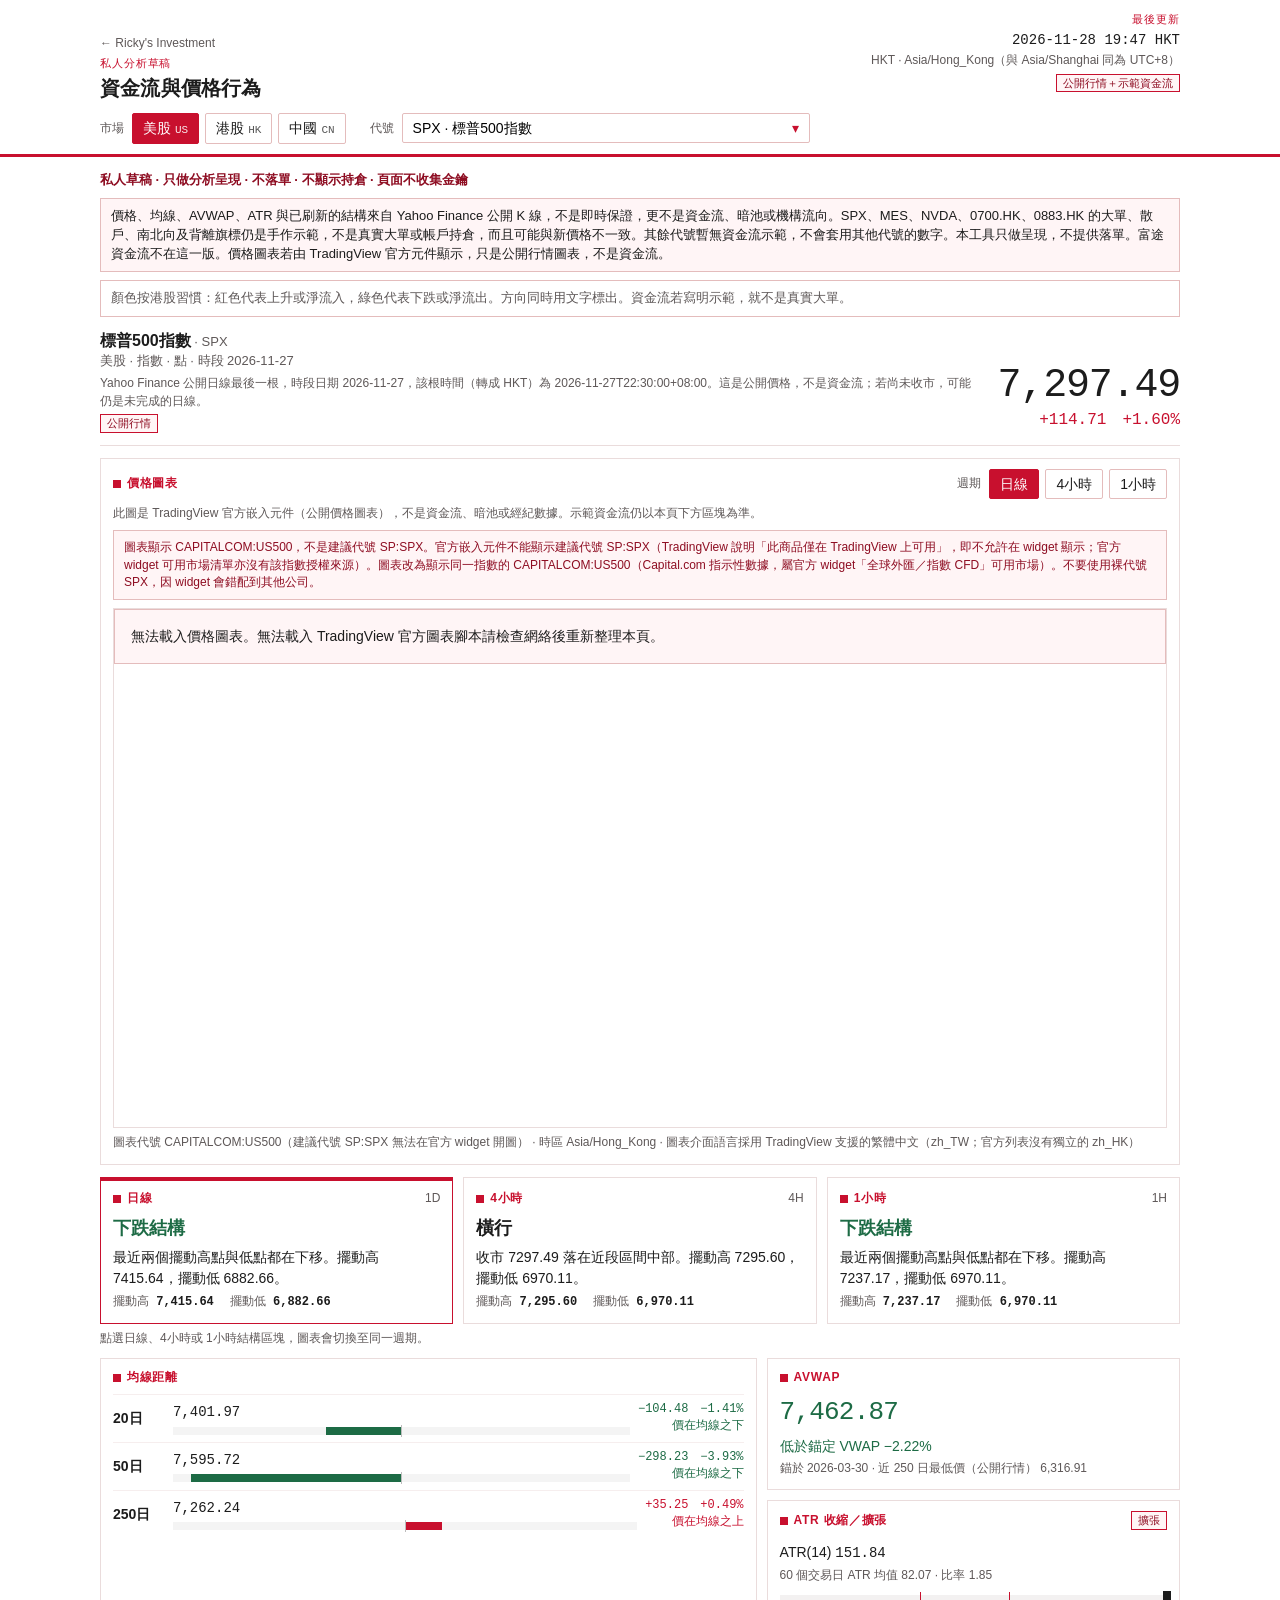
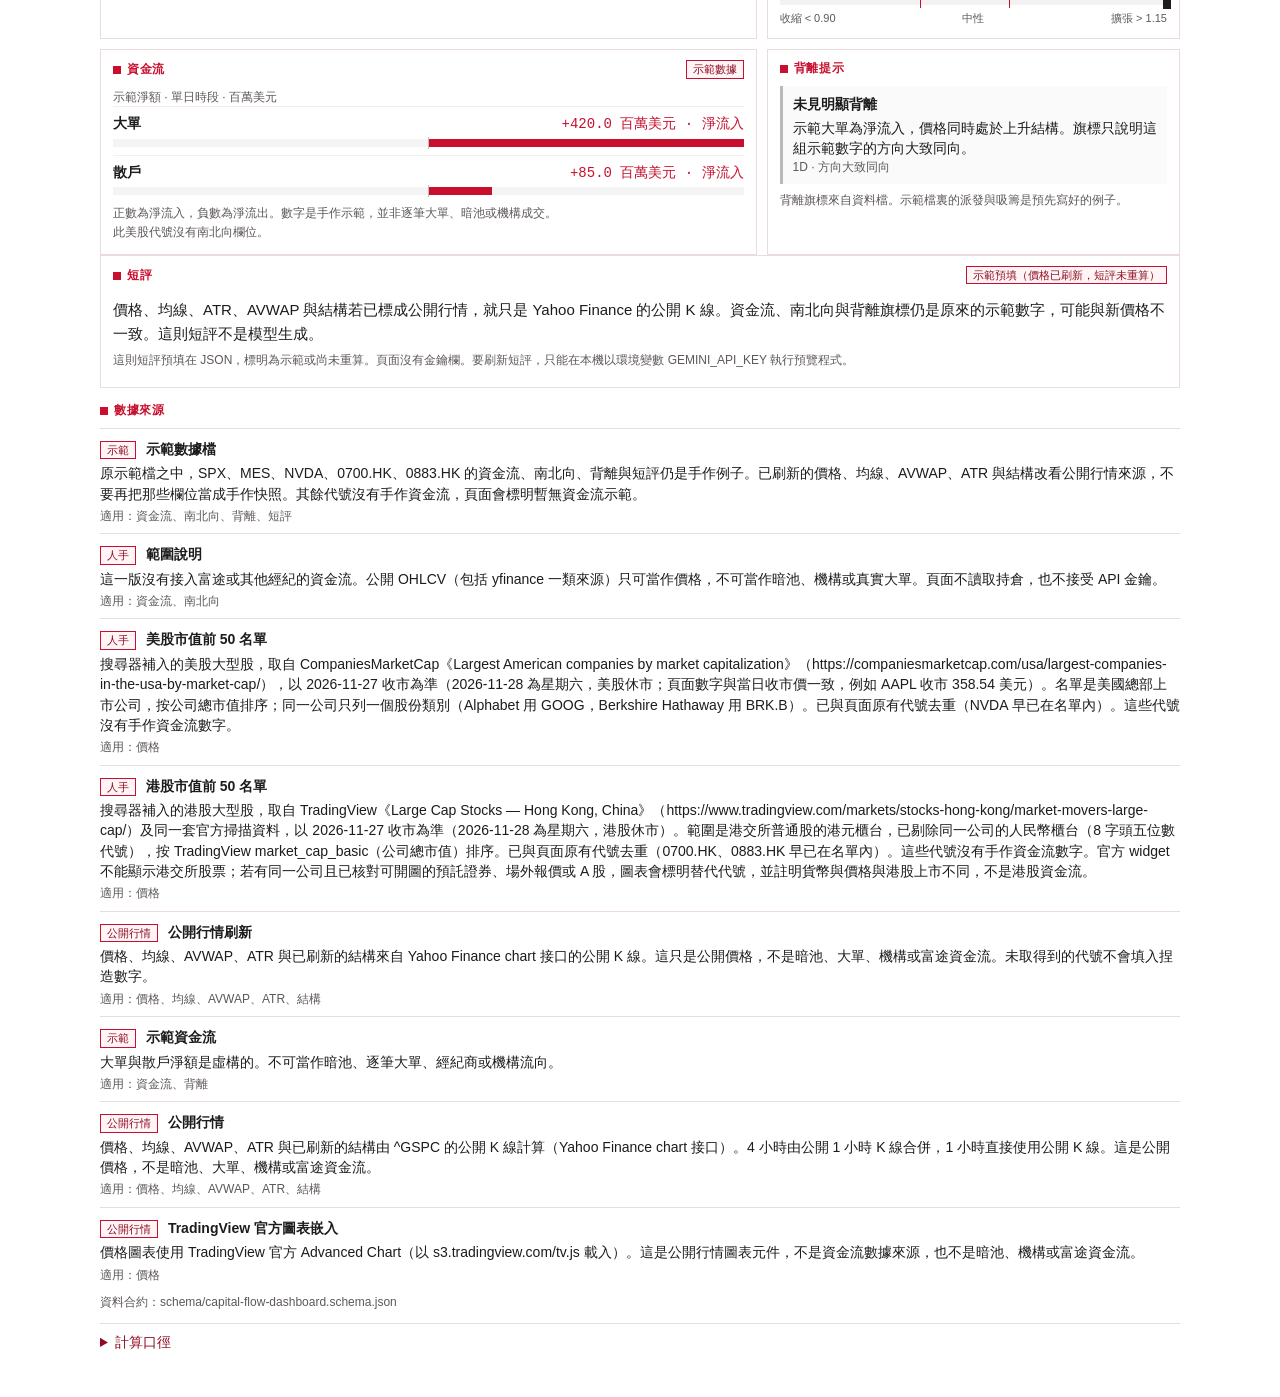
<file: flow/index.html>
<!DOCTYPE html>
<html lang="zh-Hant-HK">
<head>
  <meta charset="utf-8">
  <meta name="viewport" content="width=device-width, initial-scale=1">
  <meta name="robots" content="noindex, nofollow">
  <title>資金流與價格行為</title>
  <link rel="icon" href="favicon.svg" type="image/svg+xml">
  <link rel="stylesheet" href="css/app.css?v=20261128-1948">
</head>
<body>
  <header class="topbar">
    <div class="topbar-inner">
      <div class="topbar-row">
        <div class="brand">
          <a class="home" href="../">← Ricky's Investment</a>
          <p class="kicker">私人分析草稿</p>
          <h1>資金流與價格行為</h1>
        </div>
        <div class="updated">
          <p class="kicker">最後更新</p>
          <p id="updated-time"><time>—</time></p>
          <p id="updated-tz" class="tz">HKT · Asia/Hong_Kong</p>
          <p id="data-label" class="badge">讀取中</p>
        </div>
      </div>
      <div class="topbar-row switches">
        <div id="market-switch" class="switch-block" role="group" aria-label="市場"></div>
        <div id="symbol-picker" class="symbol-picker"></div>
      </div>
    </div>
  </header>
  <main id="main" class="wrap">
    <p class="loading" id="boot">正在載入數據…</p>
  </main>
  <noscript>
    <p class="wrap noscript">需要啟用 JavaScript，先可以讀取數據。</p>
  </noscript>
  <script src="js/app.js?v=20261128-1948"></script>
</body>
</html>
</file>
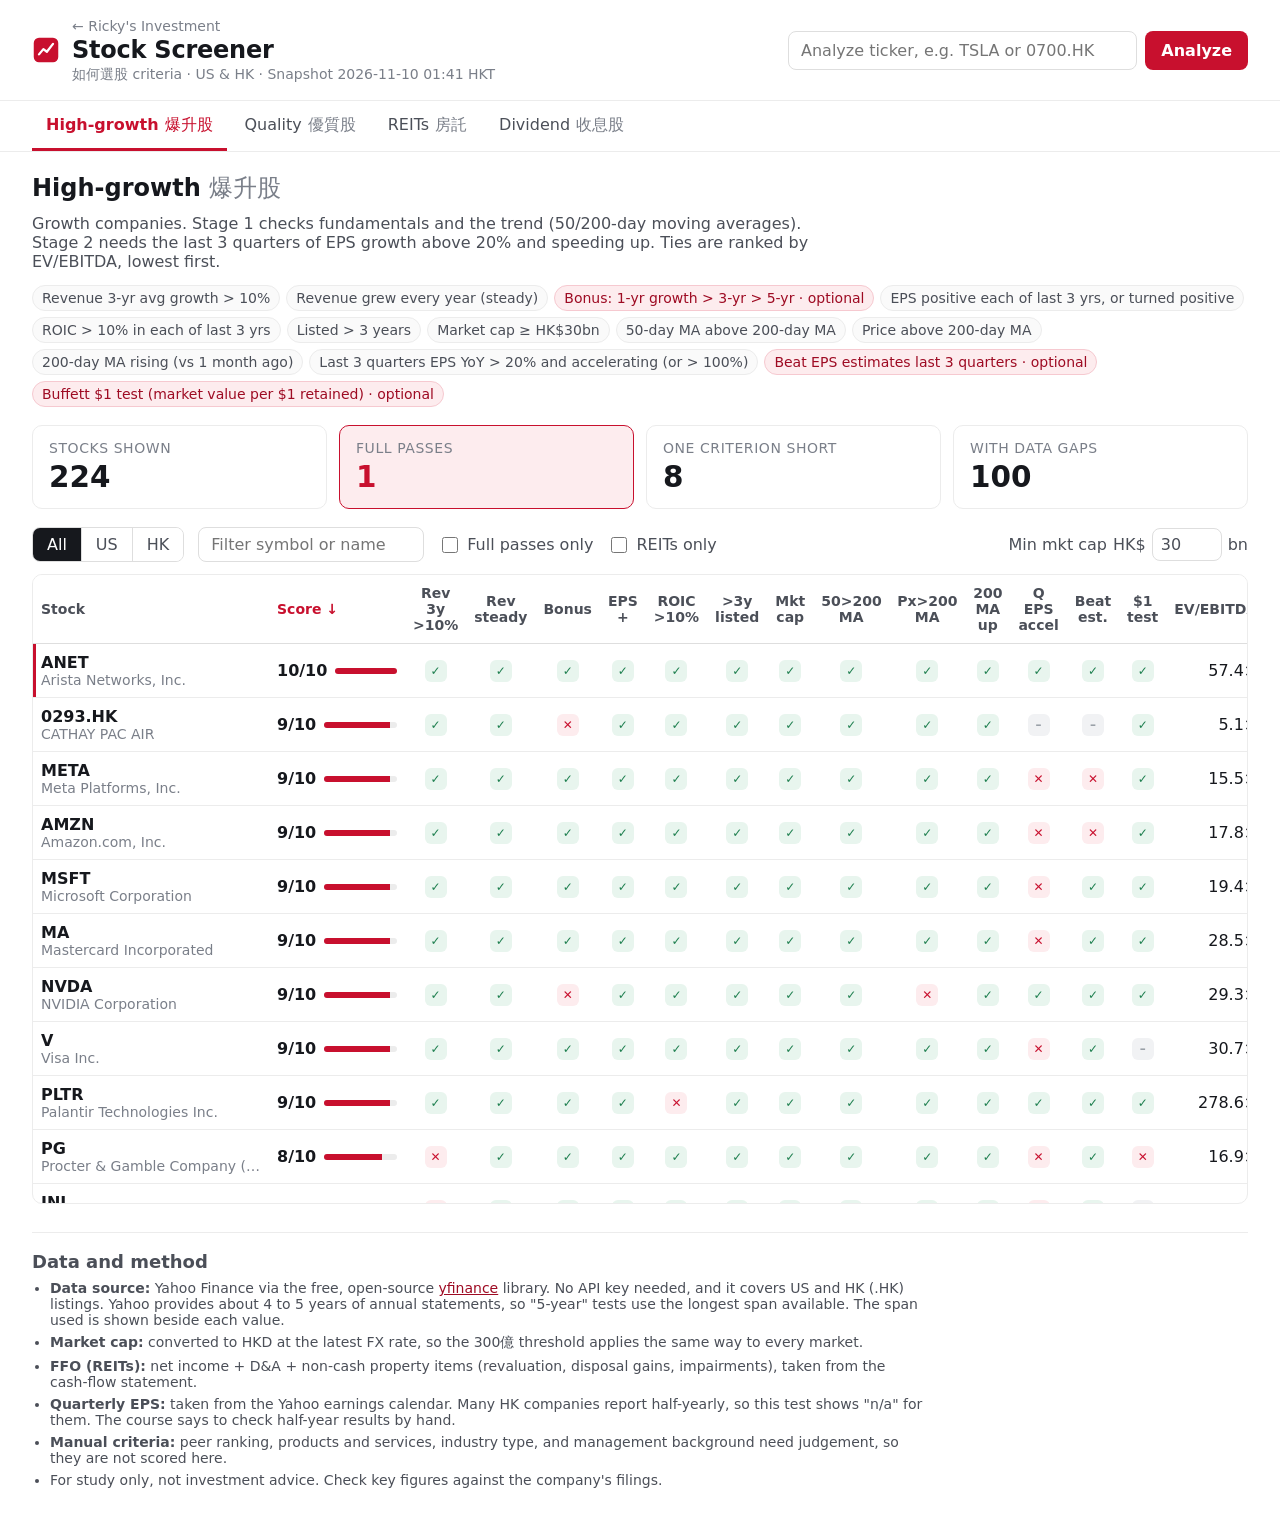
<file: screener/index.html>
<!doctype html>
<html lang="en">
<head>
<meta charset="utf-8" />
<meta name="viewport" content="width=device-width, initial-scale=1" />
<title>Stock Screener — 如何選股 Criteria</title>
<meta name="description" content="Screen US and HK stocks against the 如何選股 course criteria: high-growth, quality, REIT and dividend stocks, using free Yahoo Finance data." />
<link rel="preconnect" href="https://api.fontshare.com" />
<link href="https://api.fontshare.com/v2/css?f[]=satoshi@400,500,700,900&display=swap" rel="stylesheet" />
<link rel="stylesheet" href="./styles.css" />
<script>window.__API_BASE__ = 'https://hk-stock-screener.pplx.app/port/8000';</script>
</head>
<body>
<header class="top">
  <div class="brand">
    <svg viewBox="0 0 32 32" width="28" height="28" aria-label="Screener mark" role="img"><rect x="2" y="2" width="28" height="28" rx="6" fill="var(--accent)"/><path d="M8 21l5-6 4 3 7-9" stroke="#fff" stroke-width="2.6" fill="none" stroke-linecap="round" stroke-linejoin="round"/></svg>
    <div>
      <a class="home" href="../">← Ricky's Investment</a>
      <h1>Stock Screener</h1>
      <p class="sub">如何選股 criteria · US &amp; HK · <span id="asof">—</span></p>
    </div>
  </div>
  <form id="lookup" class="lookup" autocomplete="off">
    <label for="lookup-input" class="sr">Analyze any ticker</label>
    <input id="lookup-input" data-testid="input-ticker" placeholder="Analyze ticker, e.g. TSLA or 0700.HK" />
    <button type="submit" data-testid="button-analyze">Analyze</button>
  </form>
</header>

<nav class="tabs" role="tablist" id="tabs"></nav>

<main>
  <section class="intro" id="intro"></section>

  <section class="kpis" id="kpis"></section>

  <section class="controls">
    <div class="seg" role="group" aria-label="Market">
      <button data-mkt="ALL" class="on" data-testid="filter-all">All</button>
      <button data-mkt="US" data-testid="filter-us">US</button>
      <button data-mkt="HK" data-testid="filter-hk">HK</button>
    </div>
    <input id="q" type="search" placeholder="Filter symbol or name" data-testid="input-filter" />
    <label class="chk"><input type="checkbox" id="onlyPass" data-testid="toggle-pass" /> Full passes only</label>
    <label class="chk" id="reitOnlyWrap"><input type="checkbox" id="reitOnly" data-testid="toggle-reit" /> REITs only</label>
    <label class="mc">Min mkt cap <span>HK$</span><input id="mcap" type="number" min="0" step="5" value="30" data-testid="input-mcap" /><span>bn</span></label>
  </section>

  <section class="tablewrap">
    <table id="grid">
      <thead></thead>
      <tbody></tbody>
    </table>
    <p class="empty" id="empty" hidden>No stocks match these filters.</p>
  </section>

  <section class="method">
    <h2>Data and method</h2>
    <ul>
      <li><b>Data source:</b> Yahoo Finance via the free, open-source <a href="https://github.com/ranaroussi/yfinance" target="_blank" rel="noopener">yfinance</a> library. No API key needed, and it covers US and HK (.HK) listings. Yahoo provides about 4 to 5 years of annual statements, so "5-year" tests use the longest span available. The span used is shown beside each value.</li>
      <li><b>Market cap:</b> converted to HKD at the latest FX rate, so the 300億 threshold applies the same way to every market.</li>
      <li><b>FFO (REITs):</b> net income + D&amp;A + non-cash property items (revaluation, disposal gains, impairments), taken from the cash-flow statement.</li>
      <li><b>Quarterly EPS:</b> taken from the Yahoo earnings calendar. Many HK companies report half-yearly, so this test shows "n/a" for them. The course says to check half-year results by hand.</li>
      <li><b>Manual criteria:</b> peer ranking, products and services, industry type, and management background need judgement, so they are not scored here.</li>
      <li>For study only, not investment advice. Check key figures against the company's filings.</li>
    </ul>
  </section>
</main>

<aside id="drawer" class="drawer" aria-hidden="true">
  <div class="drawer-inner">
    <button class="close" id="close" aria-label="Close" data-testid="button-close">×</button>
    <div id="detail"></div>
  </div>
</aside>
<div id="scrim" class="scrim"></div>

<script src="./data.js"></script>
<script src="./app.js"></script>
</body>
</html>
</file>
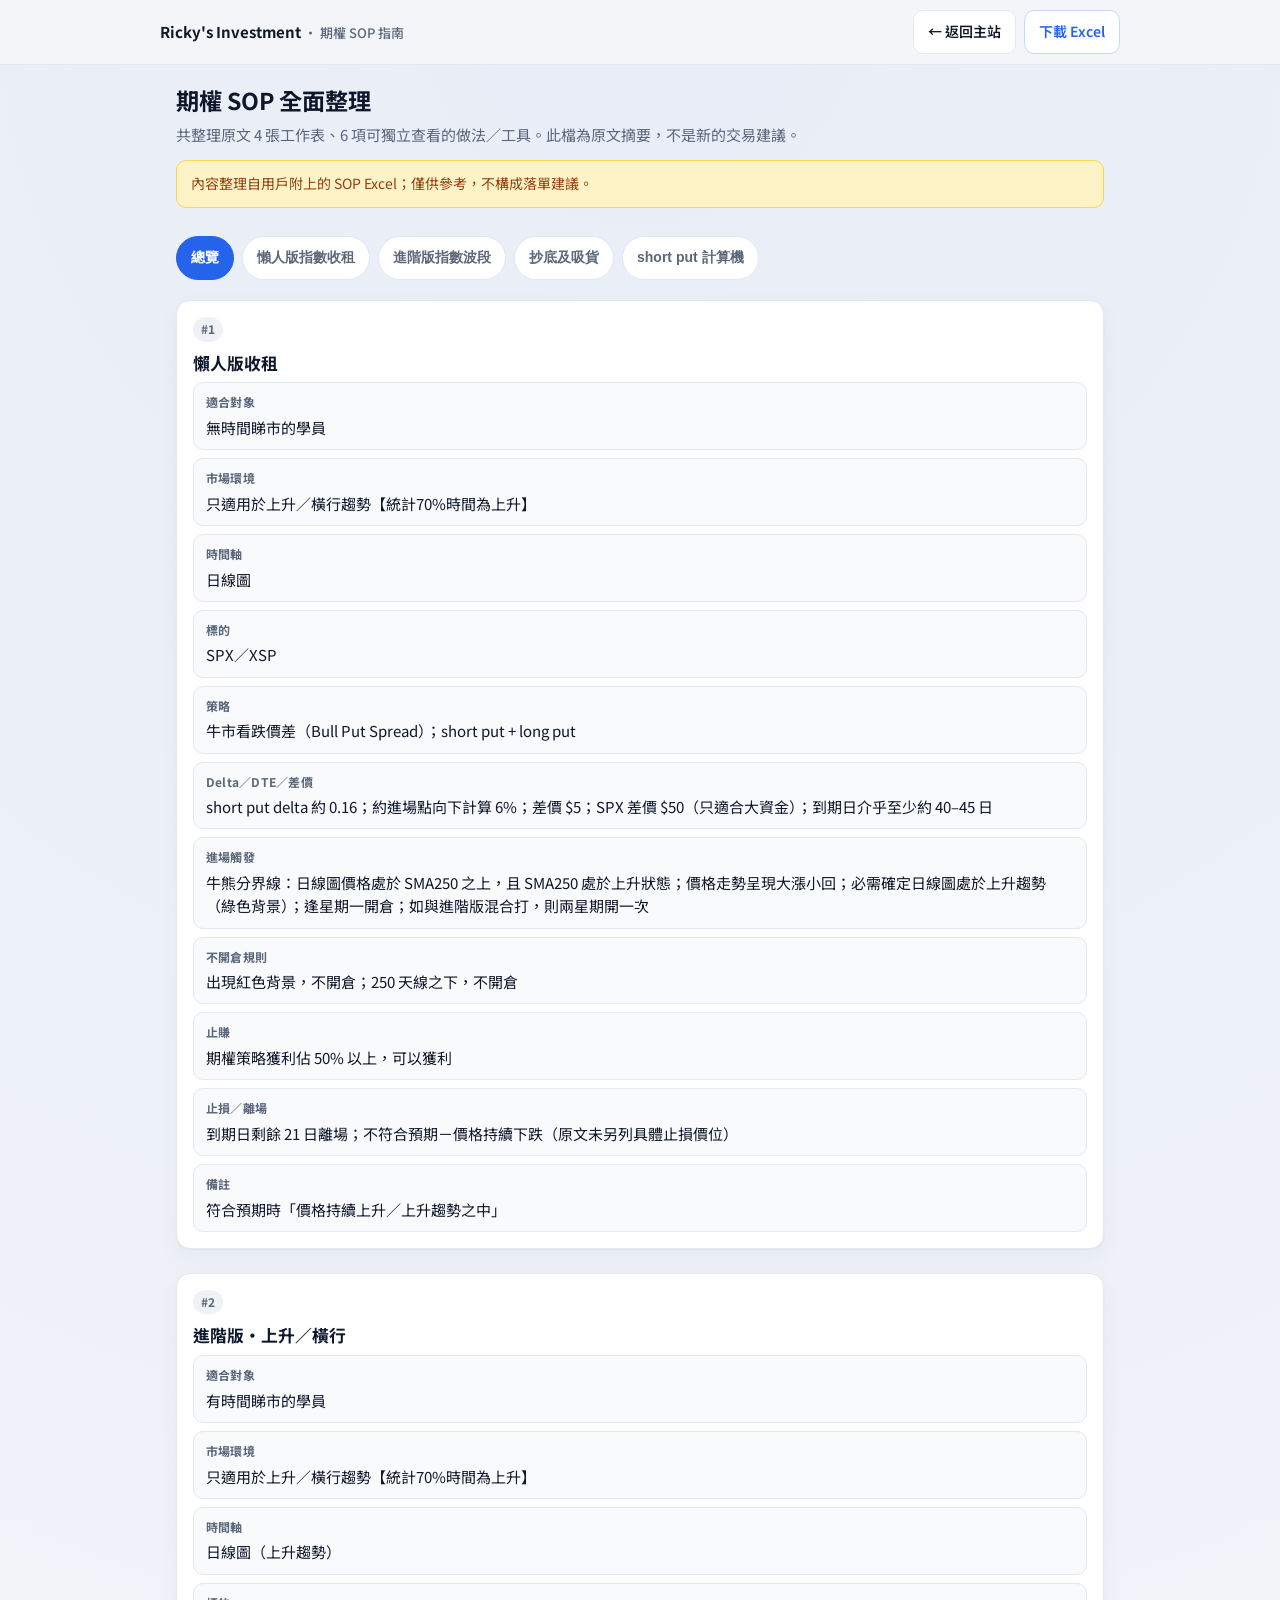
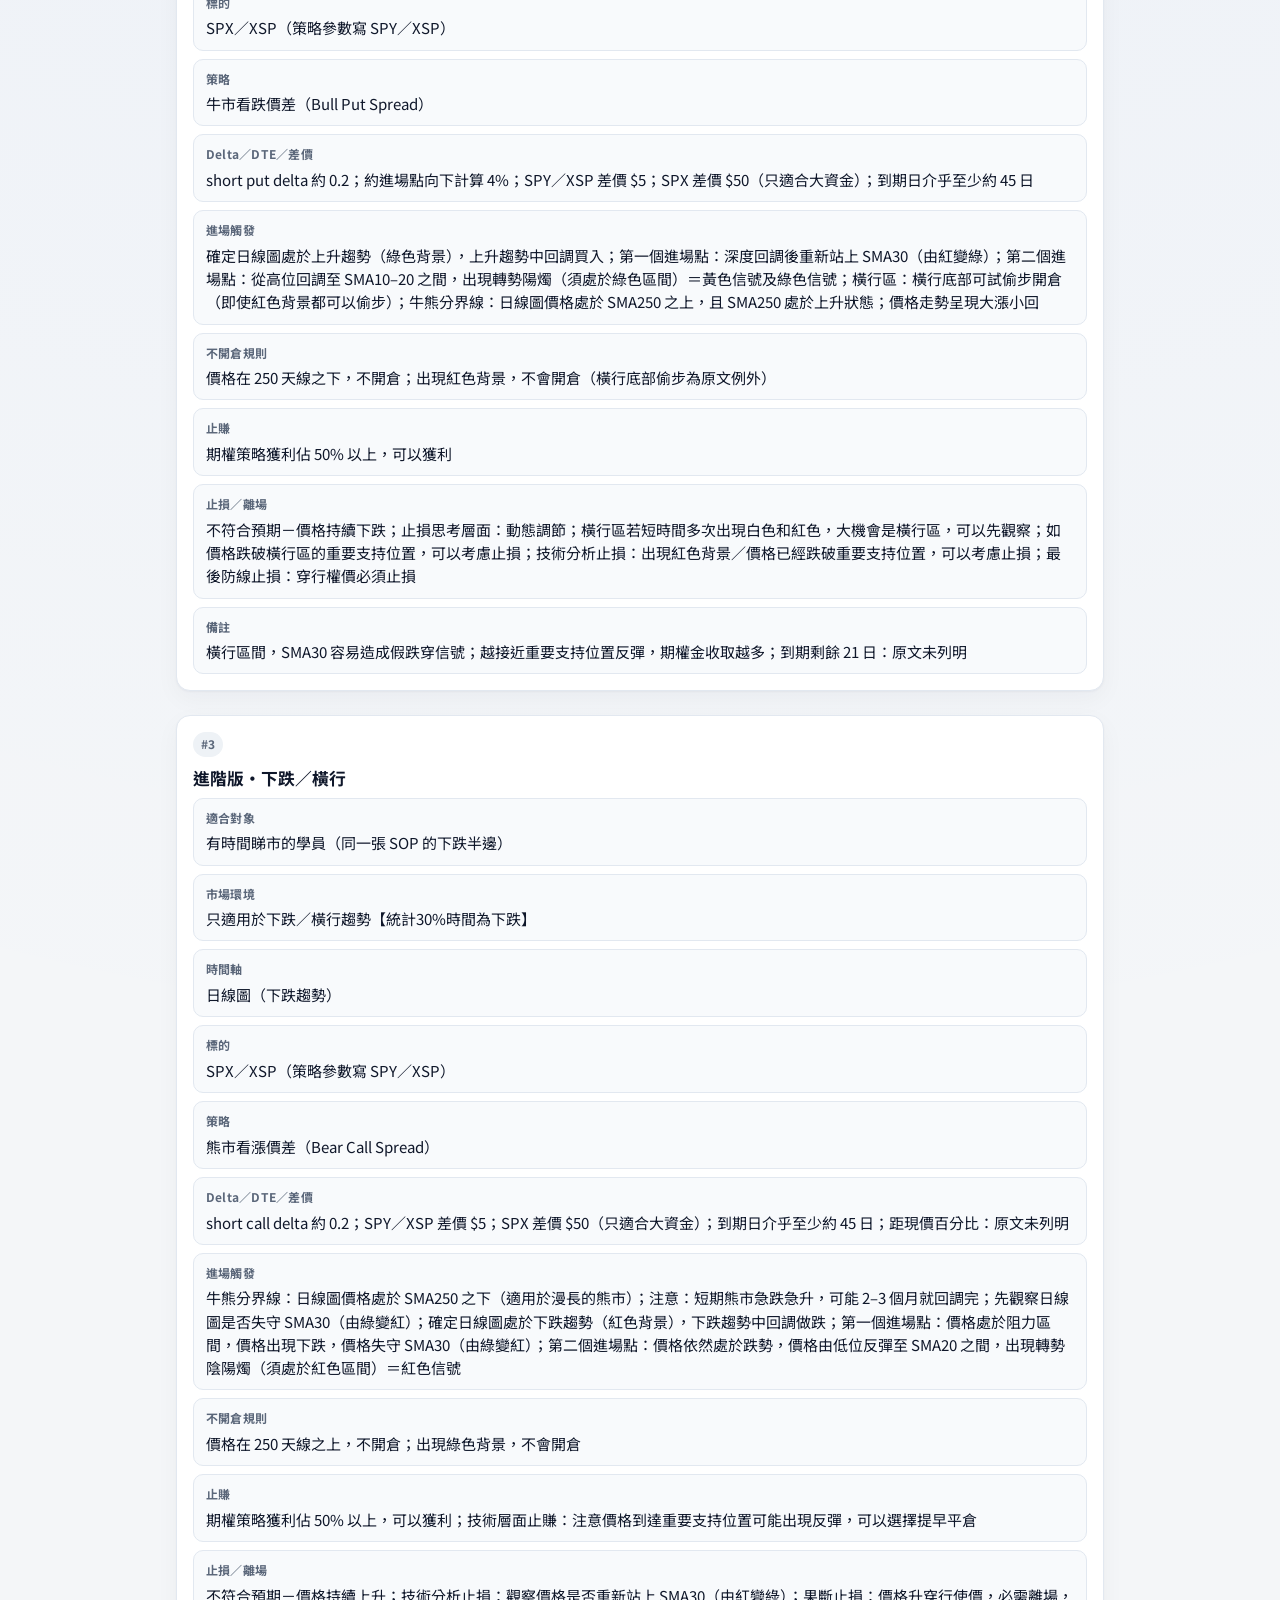
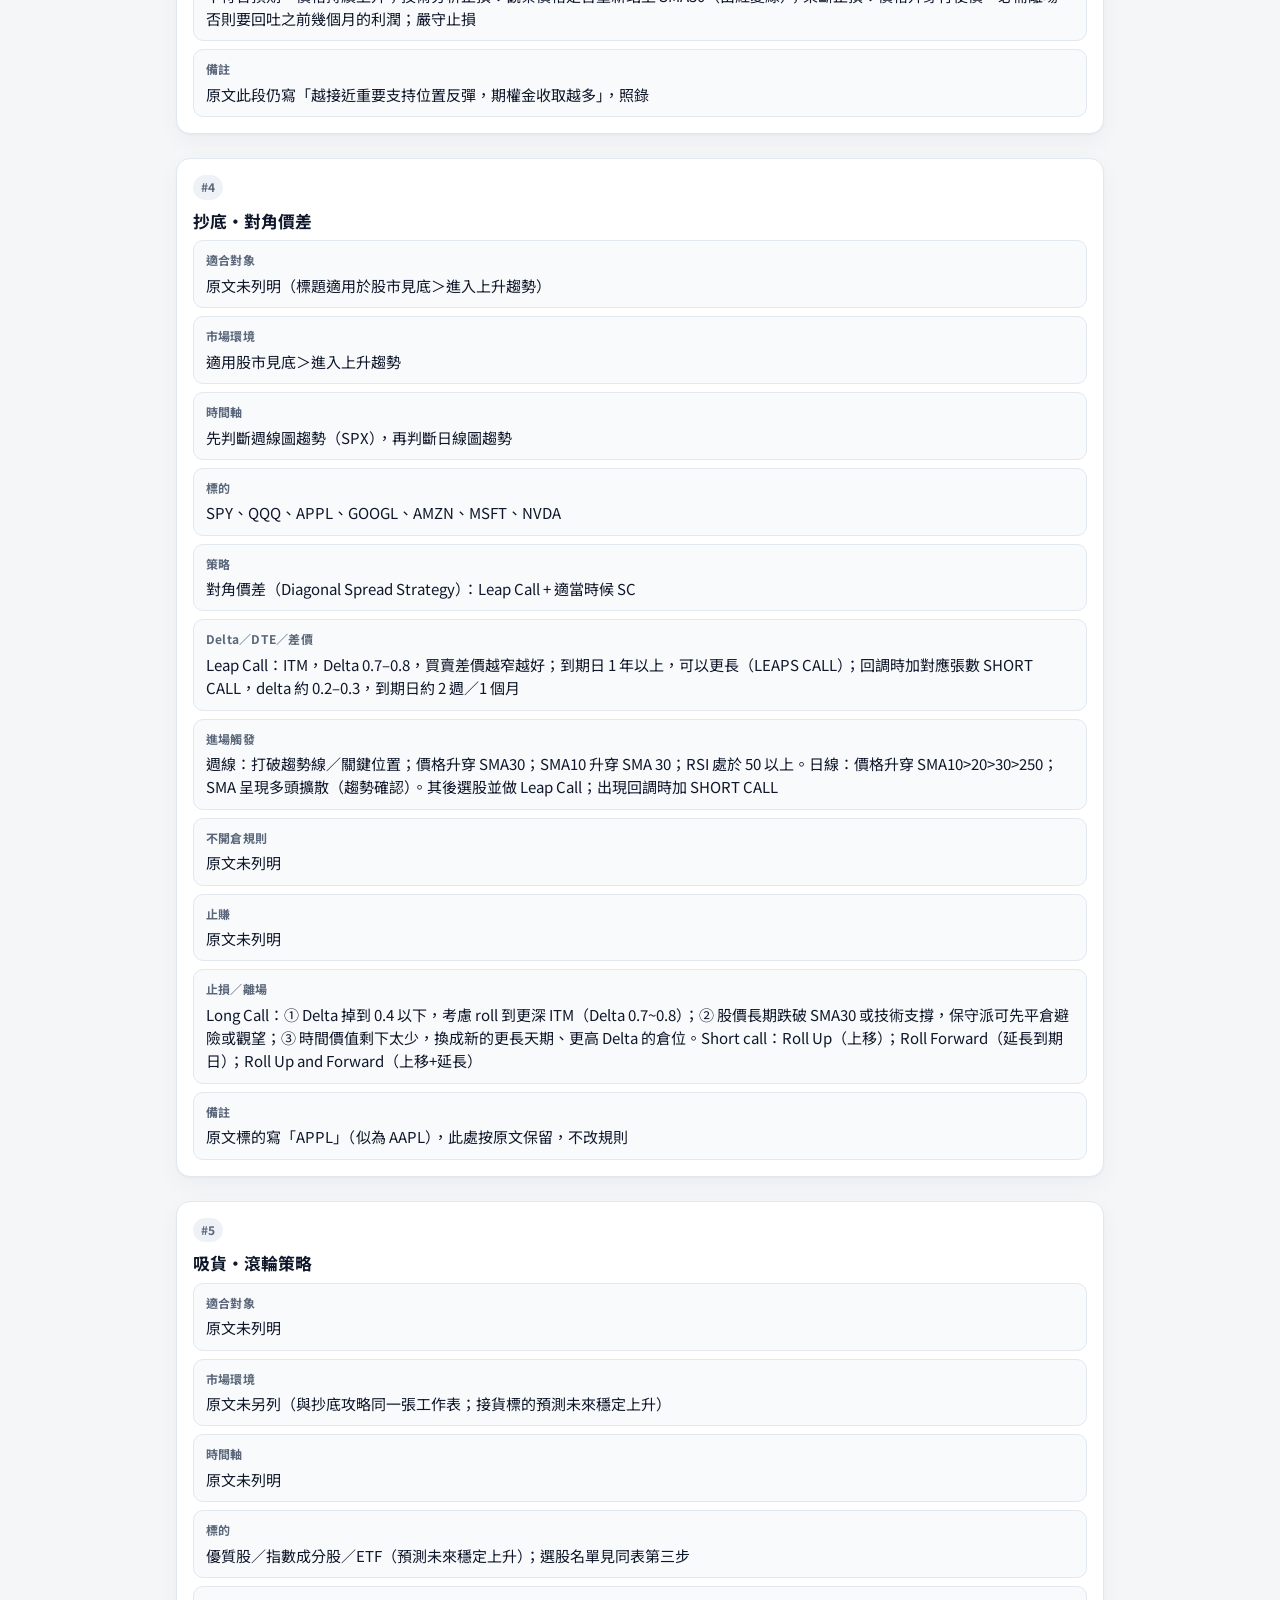
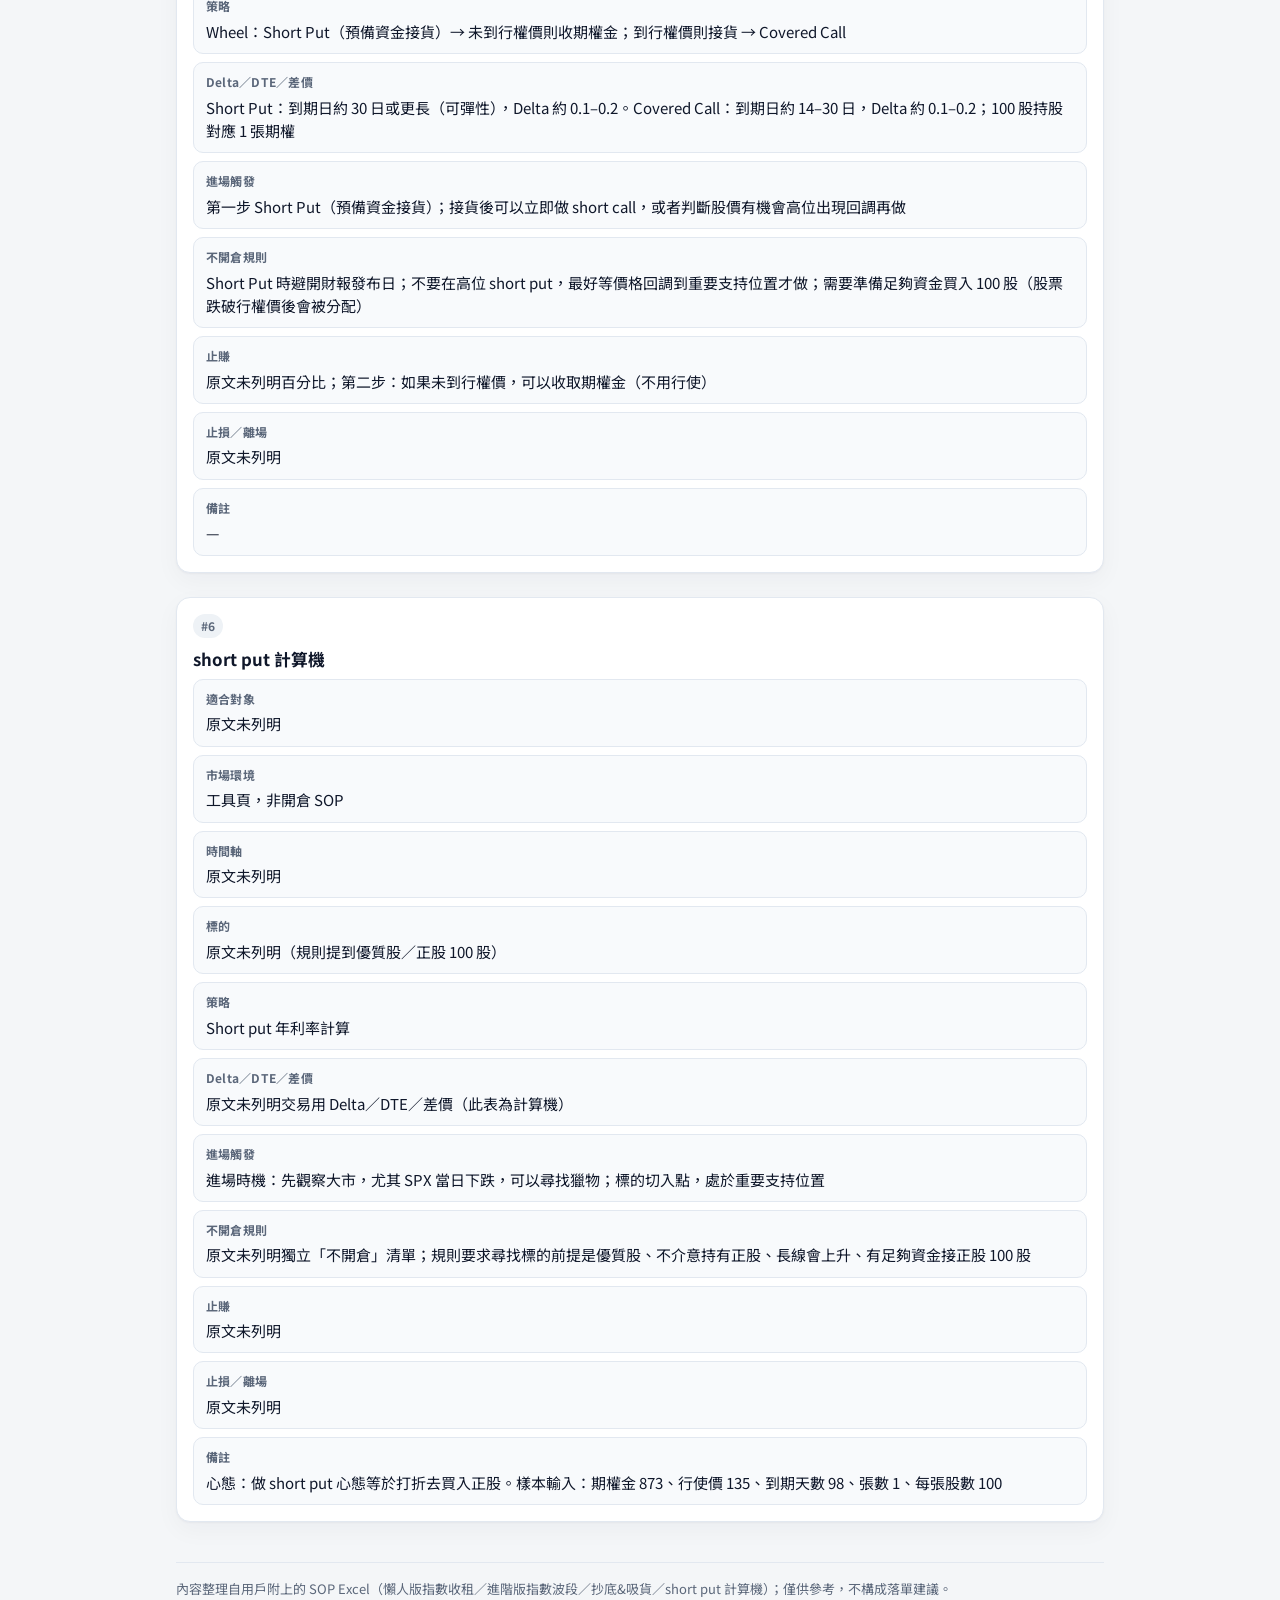
<file: guides/options-sop-guide.html>
<!DOCTYPE html>
<html lang="zh-HK">
<head>
<meta charset="UTF-8">
<meta name="viewport" content="width=device-width, initial-scale=1, viewport-fit=cover">
<meta name="color-scheme" content="light only">
<meta name="theme-color" content="#F4F6F8">
<meta name="robots" content="noindex, nofollow, noarchive">
<title>期權 SOP 指南 | Ricky's Investment</title>
<link rel="preconnect" href="https://fonts.googleapis.com">
<link rel="preconnect" href="https://fonts.gstatic.com" crossorigin>
<link href="https://fonts.googleapis.com/css2?family=Inter:wght@400;500;600;700&family=JetBrains+Mono:wght@400;600;700&family=Noto+Sans+TC:wght@400;500;600;700&display=swap" rel="stylesheet">
<link rel="stylesheet" href="guides-common.css">
</head>
<body>
<div class="topbar">
  <div class="topbar-inner">
    <div class="brand">Ricky's Investment <span>· 期權 SOP 指南</span></div>
    <div class="actions">
      <a class="btn" href="../">← 返回主站</a>
      <a class="btn btn-secondary" href="Options-SOP-Guide.xlsx" download="Options-SOP-Guide.xlsx">下載 Excel</a>
    </div>
  </div>
</div>
<div class="wrap">

<div class="hero">
  <h1>期權 SOP 全面整理</h1>
  <p>共整理原文 4 張工作表、6 項可獨立查看的做法／工具。此檔為原文摘要，不是新的交易建議。</p>
  <div class="disclaimer">內容整理自用戶附上的 SOP Excel；僅供參考，不構成落單建議。</div>
</div>
<div class="tabs" role="tablist">
  <button type="button" class="tab active" data-tab="overview">總覽</button>
  <button type="button" class="tab" data-tab="lazy">懶人版指數收租</button>
  <button type="button" class="tab" data-tab="adv">進階版指數波段</button>
  <button type="button" class="tab" data-tab="bottom">抄底及吸貨</button>
  <button type="button" class="tab" data-tab="calc">short put 計算機</button>
</div>
<div id="overview" class="panel active"><div class="mobile-cards"><div class="card"><div class="meta"><span class="badge">#1</span></div><h3>懶人版收租</h3><div class="kv"><div class="kv-item"><span class="k">適合對象</span><span class="v">無時間睇市的學員</span></div><div class="kv-item"><span class="k">市場環境</span><span class="v">只適用於上升／橫行趨勢【統計70%時間為上升】</span></div><div class="kv-item"><span class="k">時間軸</span><span class="v">日線圖</span></div><div class="kv-item"><span class="k">標的</span><span class="v">SPX／XSP</span></div><div class="kv-item"><span class="k">策略</span><span class="v">牛市看跌價差（Bull Put Spread）；short put + long put</span></div><div class="kv-item"><span class="k">Delta／DTE／差價</span><span class="v">short put delta 約 0.16；約進場點向下計算 6%；差價 $5；SPX 差價 $50（只適合大資金）；到期日介乎至少約 40–45 日</span></div><div class="kv-item"><span class="k">進場觸發</span><span class="v">牛熊分界線：日線圖價格處於 SMA250 之上，且 SMA250 處於上升狀態；價格走勢呈現大漲小回；必需確定日線圖處於上升趨勢（綠色背景）；逢星期一開倉；如與進階版混合打，則兩星期開一次</span></div><div class="kv-item"><span class="k">不開倉規則</span><span class="v">出現紅色背景，不開倉；250 天線之下，不開倉</span></div><div class="kv-item"><span class="k">止賺</span><span class="v">期權策略獲利佔 50% 以上，可以獲利</span></div><div class="kv-item"><span class="k">止損／離場</span><span class="v">到期日剩餘 21 日離場；不符合預期－價格持續下跌（原文未另列具體止損價位）</span></div><div class="kv-item"><span class="k">備註</span><span class="v">符合預期時「價格持續上升／上升趨勢之中」</span></div></div></div><div class="card"><div class="meta"><span class="badge">#2</span></div><h3>進階版・上升／橫行</h3><div class="kv"><div class="kv-item"><span class="k">適合對象</span><span class="v">有時間睇市的學員</span></div><div class="kv-item"><span class="k">市場環境</span><span class="v">只適用於上升／橫行趨勢【統計70%時間為上升】</span></div><div class="kv-item"><span class="k">時間軸</span><span class="v">日線圖（上升趨勢）</span></div><div class="kv-item"><span class="k">標的</span><span class="v">SPX／XSP（策略參數寫 SPY／XSP）</span></div><div class="kv-item"><span class="k">策略</span><span class="v">牛市看跌價差（Bull Put Spread）</span></div><div class="kv-item"><span class="k">Delta／DTE／差價</span><span class="v">short put delta 約 0.2；約進場點向下計算 4%；SPY／XSP 差價 $5；SPX 差價 $50（只適合大資金）；到期日介乎至少約 45 日</span></div><div class="kv-item"><span class="k">進場觸發</span><span class="v">確定日線圖處於上升趨勢（綠色背景），上升趨勢中回調買入；第一個進場點：深度回調後重新站上 SMA30（由紅變綠）；第二個進場點：從高位回調至 SMA10–20 之間，出現轉勢陽燭（須處於綠色區間）＝黃色信號及綠色信號；橫行區：橫行底部可試偷步開倉（即使紅色背景都可以偷步）；牛熊分界線：日線圖價格處於 SMA250 之上，且 SMA250 處於上升狀態；價格走勢呈現大漲小回</span></div><div class="kv-item"><span class="k">不開倉規則</span><span class="v">價格在 250 天線之下，不開倉；出現紅色背景，不會開倉（橫行底部偷步為原文例外）</span></div><div class="kv-item"><span class="k">止賺</span><span class="v">期權策略獲利佔 50% 以上，可以獲利</span></div><div class="kv-item"><span class="k">止損／離場</span><span class="v">不符合預期－價格持續下跌；止損思考層面：動態調節；橫行區若短時間多次出現白色和紅色，大機會是橫行區，可以先觀察；如價格跌破橫行區的重要支持位置，可以考慮止損；技術分析止損：出現紅色背景／價格已經跌破重要支持位置，可以考慮止損；最後防線止損：穿行權價必須止損</span></div><div class="kv-item"><span class="k">備註</span><span class="v">橫行區間，SMA30 容易造成假跌穿信號；越接近重要支持位置反彈，期權金收取越多；到期剩餘 21 日：原文未列明</span></div></div></div><div class="card"><div class="meta"><span class="badge">#3</span></div><h3>進階版・下跌／橫行</h3><div class="kv"><div class="kv-item"><span class="k">適合對象</span><span class="v">有時間睇市的學員（同一張 SOP 的下跌半邊）</span></div><div class="kv-item"><span class="k">市場環境</span><span class="v">只適用於下跌／橫行趨勢【統計30%時間為下跌】</span></div><div class="kv-item"><span class="k">時間軸</span><span class="v">日線圖（下跌趨勢）</span></div><div class="kv-item"><span class="k">標的</span><span class="v">SPX／XSP（策略參數寫 SPY／XSP）</span></div><div class="kv-item"><span class="k">策略</span><span class="v">熊市看漲價差（Bear Call Spread）</span></div><div class="kv-item"><span class="k">Delta／DTE／差價</span><span class="v">short call delta 約 0.2；SPY／XSP 差價 $5；SPX 差價 $50（只適合大資金）；到期日介乎至少約 45 日；距現價百分比：原文未列明</span></div><div class="kv-item"><span class="k">進場觸發</span><span class="v">牛熊分界線：日線圖價格處於 SMA250 之下（適用於漫長的熊市）；注意：短期熊市急跌急升，可能 2–3 個月就回調完；先觀察日線圖是否失守 SMA30（由綠變紅）；確定日線圖處於下跌趨勢（紅色背景），下跌趨勢中回調做跌；第一個進場點：價格處於阻力區間，價格出現下跌，價格失守 SMA30（由綠變紅）；第二個進場點：價格依然處於跌勢，價格由低位反彈至 SMA20 之間，出現轉勢陰陽燭（須處於紅色區間）＝紅色信號</span></div><div class="kv-item"><span class="k">不開倉規則</span><span class="v">價格在 250 天線之上，不開倉；出現綠色背景，不會開倉</span></div><div class="kv-item"><span class="k">止賺</span><span class="v">期權策略獲利佔 50% 以上，可以獲利；技術層面止賺：注意價格到達重要支持位置可能出現反彈，可以選擇提早平倉</span></div><div class="kv-item"><span class="k">止損／離場</span><span class="v">不符合預期－價格持續上升；技術分析止損：觀察價格是否重新站上 SMA30（由紅變綠）；果斷止損：價格升穿行使價，必需離場，否則要回吐之前幾個月的利潤；嚴守止損</span></div><div class="kv-item"><span class="k">備註</span><span class="v">原文此段仍寫「越接近重要支持位置反彈，期權金收取越多」，照錄</span></div></div></div><div class="card"><div class="meta"><span class="badge">#4</span></div><h3>抄底・對角價差</h3><div class="kv"><div class="kv-item"><span class="k">適合對象</span><span class="v">原文未列明（標題適用於股市見底＞進入上升趨勢）</span></div><div class="kv-item"><span class="k">市場環境</span><span class="v">適用股市見底＞進入上升趨勢</span></div><div class="kv-item"><span class="k">時間軸</span><span class="v">先判斷週線圖趨勢（SPX），再判斷日線圖趨勢</span></div><div class="kv-item"><span class="k">標的</span><span class="v">SPY、QQQ、APPL、GOOGL、AMZN、MSFT、NVDA</span></div><div class="kv-item"><span class="k">策略</span><span class="v">對角價差（Diagonal Spread Strategy）：Leap Call + 適當時候 SC</span></div><div class="kv-item"><span class="k">Delta／DTE／差價</span><span class="v">Leap Call：ITM，Delta 0.7–0.8，買賣差價越窄越好；到期日 1 年以上，可以更長（LEAPS CALL）；回調時加對應張數 SHORT CALL，delta 約 0.2–0.3，到期日約 2 週／1 個月</span></div><div class="kv-item"><span class="k">進場觸發</span><span class="v">週線：打破趨勢線／關鍵位置；價格升穿 SMA30；SMA10 升穿 SMA 30；RSI 處於 50 以上。日線：價格升穿 SMA10&gt;20&gt;30&gt;250；SMA 呈現多頭擴散（趨勢確認）。其後選股並做 Leap Call；出現回調時加 SHORT CALL</span></div><div class="kv-item"><span class="k">不開倉規則</span><span class="v">原文未列明</span></div><div class="kv-item"><span class="k">止賺</span><span class="v">原文未列明</span></div><div class="kv-item"><span class="k">止損／離場</span><span class="v">Long Call：① Delta 掉到 0.4 以下，考慮 roll 到更深 ITM（Delta 0.7~0.8）；② 股價長期跌破 SMA30 或技術支撐，保守派可先平倉避險或觀望；③ 時間價值剩下太少，換成新的更長天期、更高 Delta 的倉位。Short call：Roll Up（上移）；Roll Forward（延長到期日）；Roll Up and Forward（上移+延長）</span></div><div class="kv-item"><span class="k">備註</span><span class="v">原文標的寫「APPL」（似為 AAPL），此處按原文保留，不改規則</span></div></div></div><div class="card"><div class="meta"><span class="badge">#5</span></div><h3>吸貨・滾輪策略</h3><div class="kv"><div class="kv-item"><span class="k">適合對象</span><span class="v">原文未列明</span></div><div class="kv-item"><span class="k">市場環境</span><span class="v">原文未另列（與抄底攻略同一張工作表；接貨標的預測未來穩定上升）</span></div><div class="kv-item"><span class="k">時間軸</span><span class="v">原文未列明</span></div><div class="kv-item"><span class="k">標的</span><span class="v">優質股／指數成分股／ETF（預測未來穩定上升）；選股名單見同表第三步</span></div><div class="kv-item"><span class="k">策略</span><span class="v">Wheel：Short Put（預備資金接貨）→ 未到行權價則收期權金；到行權價則接貨 → Covered Call</span></div><div class="kv-item"><span class="k">Delta／DTE／差價</span><span class="v">Short Put：到期日約 30 日或更長（可彈性），Delta 約 0.1–0.2。Covered Call：到期日約 14–30 日，Delta 約 0.1–0.2；100 股持股對應 1 張期權</span></div><div class="kv-item"><span class="k">進場觸發</span><span class="v">第一步 Short Put（預備資金接貨）；接貨後可以立即做 short call，或者判斷股價有機會高位出現回調再做</span></div><div class="kv-item"><span class="k">不開倉規則</span><span class="v">Short Put 時避開財報發布日；不要在高位 short put，最好等價格回調到重要支持位置才做；需要準備足夠資金買入 100 股（股票跌破行權價後會被分配）</span></div><div class="kv-item"><span class="k">止賺</span><span class="v">原文未列明百分比；第二步：如果未到行權價，可以收取期權金（不用行使）</span></div><div class="kv-item"><span class="k">止損／離場</span><span class="v">原文未列明</span></div><div class="kv-item"><span class="k">備註</span><span class="v">—</span></div></div></div><div class="card"><div class="meta"><span class="badge">#6</span></div><h3>short put 計算機</h3><div class="kv"><div class="kv-item"><span class="k">適合對象</span><span class="v">原文未列明</span></div><div class="kv-item"><span class="k">市場環境</span><span class="v">工具頁，非開倉 SOP</span></div><div class="kv-item"><span class="k">時間軸</span><span class="v">原文未列明</span></div><div class="kv-item"><span class="k">標的</span><span class="v">原文未列明（規則提到優質股／正股 100 股）</span></div><div class="kv-item"><span class="k">策略</span><span class="v">Short put 年利率計算</span></div><div class="kv-item"><span class="k">Delta／DTE／差價</span><span class="v">原文未列明交易用 Delta／DTE／差價（此表為計算機）</span></div><div class="kv-item"><span class="k">進場觸發</span><span class="v">進場時機：先觀察大市，尤其 SPX 當日下跌，可以尋找獵物；標的切入點，處於重要支持位置</span></div><div class="kv-item"><span class="k">不開倉規則</span><span class="v">原文未列明獨立「不開倉」清單；規則要求尋找標的前提是優質股、不介意持有正股、長線會上升、有足夠資金接正股 100 股</span></div><div class="kv-item"><span class="k">止賺</span><span class="v">原文未列明</span></div><div class="kv-item"><span class="k">止損／離場</span><span class="v">原文未列明</span></div><div class="kv-item"><span class="k">備註</span><span class="v">心態：做 short put 心態等於打折去買入正股。樣本輸入：期權金 873、行使價 135、到期天數 98、張數 1、每張股數 100</span></div></div></div></div></div><div id="lazy" class="panel"><h2 class="section-title">懶人版收租：適合無時間睇市的學員</h2><p style="color:var(--muted);margin:0 0 12px">SPX/XSP指數收租攻略只適用於上升/橫行趨勢 【統計70%時間為上升】　　時間軸：日線圖</p><p style="color:var(--muted);font-size:14px;margin:0 0 14px">以下內容按原文「懶人版指數收租SOP」整理。左欄為步驟，右欄為離場計劃。</p><div class="sop-grid"><div class="sop-col"><h3>步驟</h3><h3 style="margin-top:14px">步驟1：判斷大市趨勢條件（日線圖）－上升趨勢</h3><p style="margin:0 0 8px">牛熊分界線：日線圖價格處於SMA250之上，SMA250處於上升狀態</p><p style="margin:0 0 8px">價格走勢呈現： 大漲 小回</p><h3 style="margin-top:14px">步驟2：入市時機</h3><p style="margin:0 0 8px">必需確定日線圖處於上升趨勢（綠色背景）</p><p style="margin:0 0 8px">逢星期一開倉 / 如果和進階版混合打, 就兩星期開一次</p><div class="warn">⚠️出現紅色背景，不開倉  ⚠️250天線之下,不開倉</div><h3 style="margin-top:14px">步驟3：選擇期權策略</h3><p style="margin:0 0 8px">牛市看跌價差策略BULL PUT SPREAD</p><p style="margin:0 0 8px">期權到期日介乎至少40-45日左右（莊家善用時間損耗）</p><p style="margin:0 0 8px">選擇行使價格(delta 0.16 左右）大約進場點向下計算6%</p><p style="margin:0 0 8px">short put delta: 0.16 左右 + long put （ 距離行使價 $5 差價）</p><div class="warn">⚠️注意：SPX （ 距離行使價 $50 差價 ）只適合大資金做法</div></div><div class="sop-col"><h3>離場計劃</h3><h3 style="margin-top:14px">離場計劃</h3><p style="margin:0 0 8px">符合預期－價格持續上升</p><p style="margin:0 0 8px">上升趨勢之中</p><p style="margin:0 0 8px">期權策略獲利佔50%以上，可以獲利</p><p style="margin:0 0 8px">到期日剩餘21日離場</p><p style="margin:0 0 8px">不符合預期－價格持續下跌</p><p style="margin:0 0 8px">到期日剩餘21日離場</p></div></div></div><div id="adv" class="panel"><h2 class="section-title">進階版：指數波段攻略【適合有時間睇市的學員】</h2><p style="color:var(--muted);margin:0 0 14px">此表分為上升／橫行與下跌／橫行兩部分，內容按原文「進階版指數波段SOP」整理。左欄為步驟，右欄為離場計劃。</p><div class="card" style="margin-bottom:16px"><h3>上升／橫行　　SPX/XSP指數波段攻略只適用於上升/橫行趨勢 【統計70%時間為上升】　　時間軸：日線圖（上升趨勢）</h3><div class="sop-grid"><div class="sop-col"><h3>步驟</h3><h3 style="margin-top:12px;font-size:0.95rem">步驟1：判斷大市趨勢條件（日線圖）－上升趨勢</h3><p style="margin:0 0 8px">牛熊分界線：日線圖價格處於SMA250之上，SMA250處於上升狀態</p><div class="warn">→ 價格在250天線之下,不開倉</div><p style="margin:0 0 8px">價格走勢呈現： 大漲 小回</p><h3 style="margin-top:12px;font-size:0.95rem">步驟2：入市時機</h3><p style="margin:0 0 8px">確定日線圖處於上升趨勢（綠色背景），上升趨勢中，回調買入</p><p style="margin:0 0 8px">→ 出現紅色背景，不會開倉</p><p style="margin:0 0 8px">第一個進場點：價格出現深度回調後，重新站上SMA30 ( 由紅色 變成 綠色區間 ）</p><p style="margin:0 0 8px">第二個進場點：價格從高位回調至 SMA10-20之間,出現轉勢陽燭( 需要處於綠色區間 ）=黃色信號 及 綠色信號</p><p style="margin:0 0 8px">橫行區: 如果是橫行底部可以試下偷步開倉( 即使是紅色背景都可以偷步)</p><h3 style="margin-top:12px;font-size:0.95rem">步驟3：選擇期權策略</h3><p style="margin:0 0 8px">牛市看跌價差策略BULL PUT SPREAD</p><p style="margin:0 0 8px">期權到期日介乎至少45日左右（莊家善用時間損耗）</p><p style="margin:0 0 8px">選擇行使價格(delta 0.2 左右）大約進場點向下計算4%</p><p style="margin:0 0 8px">SPY / XSP short put delta: 0.2 左右 + long put （ 距離行使價 $5 差價）</p><div class="warn">⚠️注意：SPX （ 距離行使價 $50 差價 ）只適合大資金做法</div><div class="warn">*越接近重要支持位置反彈，期權金收取越多</div></div><div class="sop-col"><h3>離場計劃</h3><h3 style="margin-top:12px;font-size:0.95rem">離場計劃</h3><h3 style="margin-top:12px;font-size:0.95rem">符合預期－價格持續上升</h3><p style="margin:0 0 8px">上升趨勢之中</p><p style="margin:0 0 8px">期權策略獲利佔50%以上，可以獲利</p><h3 style="margin-top:12px;font-size:0.95rem">不符合預期－價格持續下跌</h3><h3 style="margin-top:12px;font-size:0.95rem">止損思考層面：動態調節</h3><h3 style="margin-top:12px;font-size:0.95rem">橫行區特殊處理：
短時間多次出現白色和紅色,大機會是橫行區,可以先觀察；
但是,如價格跌破橫行區的重要支持位置,可以考慮止損；</h3><div class="warn">⚠️注意：【橫行區間，SMA30容易造成假跌穿信號】</div><h3 style="margin-top:12px;font-size:0.95rem">技術分析止損：
出現紅色背景 / 價格已經跌破重要支持位置,可以考慮止損；</h3><h3 style="margin-top:12px;font-size:0.95rem">最後防線止損：
穿行權價必須止損</h3></div></div></div><div class="card" style="margin-bottom:16px"><h3>下跌／橫行　　SPX/XSP指數收租攻略只適用於下跌/橫行趨勢【統計30%時間為下跌】</h3><div class="sop-grid"><div class="sop-col"><h3>步驟</h3><h3 style="margin-top:12px;font-size:0.95rem">步驟1：判斷大市趨勢條件（日線圖）－下跌趨勢</h3><p style="margin:0 0 8px">牛熊分界線：日線圖價格處於SMA250之下 (適用於漫長的熊市)
注意:短期熊市急跌急升,可能2-3個月就回調完；</p><div class="warn">→ 價格在250天線之上,不開倉</div><p style="margin:0 0 8px">先觀察日線圖是否失守SMA30， ( 由綠色 變成 紅色區間 ）</p><h3 style="margin-top:12px;font-size:0.95rem">步驟2：入市時機</h3><p style="margin:0 0 8px">確定日線圖處於下跌趨勢（紅色背景），下跌趨勢中，回調做跌</p><p style="margin:0 0 8px">→ 出現綠色背景，不會開倉</p><p style="margin:0 0 8px">第一個進場點：價格處於阻力區間，價格出現下跌，價格失守SMA30 ( 由綠色 變成 紅色區間 ）</p><p style="margin:0 0 8px">第二個進場點：價格依然處於跌勢，價格由低位反彈至SMA20之間,出現轉勢陰陽燭( 需要處於紅色區間 ）=紅色信號</p><h3 style="margin-top:12px;font-size:0.95rem">選擇期權策略</h3><p style="margin:0 0 8px">熊市看漲價差（Bear Call Spread）</p><p style="margin:0 0 8px">期權到期日介乎至少45日左右（莊家善用時間損耗）</p><p style="margin:0 0 8px">選擇行使價格(delta 0.2左右）</p><p style="margin:0 0 8px">SPY / XSP short call delta: 0.2左右 + long call （ 距離行使價 $5 差價）</p><div class="warn">⚠️注意：SPX （ 距離行使價 $50 差價 ）只適合大資金做法</div><div class="warn">*越接近重要支持位置反彈，期權金收取越多</div></div><div class="sop-col"><h3>離場計劃</h3><h3 style="margin-top:12px;font-size:0.95rem">離場計劃</h3><h3 style="margin-top:12px;font-size:0.95rem">符合預期－價格持續下跌</h3><p style="margin:0 0 8px">下跌趨勢之中</p><p style="margin:0 0 8px">期權策略獲利佔50%以上，可以獲利</p><h3 style="margin-top:12px;font-size:0.95rem">技術層面止賺：注意價格到達重要支持位置可能出現反彈，可以選擇提早平倉</h3><h3 style="margin-top:12px;font-size:0.95rem">不符合預期－價格持續上升</h3><h3 style="margin-top:12px;font-size:0.95rem">技術分析止損：
觀察價格是否重新站上SMA30 ( 由紅色 變成 綠色區間 ）</h3><h3 style="margin-top:12px;font-size:0.95rem">果斷止損：
價格升穿行使價，必需離場，否則要回吐之前幾個月的利潤；嚴守止損</h3></div></div></div></div><div id="bottom" class="panel"><h2 class="section-title">抄底倍升回報攻略  適用股市見底&gt;進入上升趨勢</h2><p style="color:var(--muted);margin:0 0 14px">以下內容按原文「抄底&amp;吸貨SOP」整理。左欄為步驟，右欄為風險管理與 Roll 倉規則。</p><div class="sop-grid"><div class="sop-col"><h3>步驟</h3><h3 style="margin-top:12px;font-size:0.95rem">第一步：判斷週線圖趨勢（SPX)</h3><p style="margin:0 0 8px">週線圖打破趨勢線/打破關鍵位置</p><p style="margin:0 0 8px">價格升穿SMA30</p><p style="margin:0 0 8px">SMA10 升穿 SMA 30</p><p style="margin:0 0 8px">RSI處於50以上</p><h3 style="margin-top:12px;font-size:0.95rem">第二步：判斷日線圖趨勢</h3><p style="margin:0 0 8px">日線圖價格升穿SMA10&gt;20&gt;30&gt;250</p><p style="margin:0 0 8px">SMA呈現多頭擴散（趨勢確認）</p><h3 style="margin-top:12px;font-size:0.95rem">第三步：選股（優質指數成份股/ ETF）</h3><p style="margin:0 0 8px">SPY \ QQQ \ APPL \ GOOGL \ AMZN \ MSFT \ NVDA</p><div class="warn">原文寫 APPL（似為 AAPL），此處按原文保留，不改規則。</div></div><div class="sop-col"><h3>風險管理／Roll 規則</h3><h3 style="margin-top:12px;font-size:0.95rem">風險管理</h3><h3 style="margin-top:12px;font-size:0.95rem">Leaps call（ 如何Roll 倉） + Short call</h3><p style="margin:0 0 8px">1.如果Long Call Delta 掉到 0.4 以下，代表你持倉的「股票替代品」已經不夠力，
考慮 roll 到更深 ITM（Delta 0.7~0.8）</p><p style="margin:0 0 8px">2.股價長期跌破 SMA30 或技術支撐，保守派可先平倉避險或觀望</p><p style="margin:0 0 8px">3.Long Call 時間價值剩下太少，換成新的更長天期、更高 Delta 的倉位</p><h3 style="margin-top:12px;font-size:0.95rem">Leaps call + Short call （ 如何Roll 倉）</h3><h3 style="margin-top:12px;font-size:0.95rem">Roll Up（上移） – 把 （賣出的期權）換成更高行使價的期權。</h3><h3 style="margin-top:12px;font-size:0.95rem">Roll Forward（延長到期日） – 把 （賣出的期權）展期到較遠期的合約，
通常是因為短期期權快到期，但你想繼續持有。</h3><h3 style="margin-top:12px;font-size:0.95rem">Roll Up and Forward（上移+延長） 把 行使價與到期日同時調整。</h3></div></div><div class="card" style="margin-top:16px"><h3>策略一：Diagonal Spread Strategy 對角價差策略</h3><p style="margin:0 0 8px">1.期權策略Leap Call + 適當時候SC</p><p style="margin:0 0 8px">2.行權價：ITM ，Delta 0.7-0.8，買賣差價越窄越好</p><p style="margin:0 0 8px">3.到期日：1年以上，可以更長（LEAPS CALL)</p><p style="margin:0 0 8px">4.當出現回調時，可以加對應張數的SHORT CALL , delta: 0.2-0.3左右， 到期日：2週/1個月左右</p></div><div class="card" style="margin-top:12px"><h3>正股吸貨攻略：Wheel strategy 滾輪策略</h3><h3 style="margin-top:14px;font-size:0.95rem">第一步：Short Put (預備資金接貨）</h3><p style="margin:0 0 8px">期權到期日：30日左右或者更長（可以彈性計劃到期日）</p><p style="margin:0 0 8px">Delta= 0.1-0.2 左右</p><p style="margin:0 0 8px">接貨標的：優質股/指數成分股/ETF ( 預測未來穩定上升）</p><div class="warn">*Short Put 時避開財報發布日</div><div class="warn">*不要在高位short put， 最好等價格回調到重要支持位置才做</div><div class="warn">*需要準備足夠資金買入 100 股（股票跌破行權價後會被分配）</div><h3 style="margin-top:14px;font-size:0.95rem">第二步：如果未到行權價，可以收取期權金（ 不用行使）</h3><p style="margin:0 0 8px">如果到行權價，需要接貨；（進入第三步）</p><h3 style="margin-top:14px;font-size:0.95rem">第三步：Covered Call (接貨後使用）</h3><p style="margin:0 0 8px">當接貨後（以持有100股正股基礎），可以立即做short call 或者 判斷股價有機會高位出現回調</p><p style="margin:0 0 8px">可以做對應張數 Short call（100股持股，對應1張期權）</p><p style="margin:0 0 8px">Short call 到期日14-30日左右</p><p style="margin:0 0 8px">Delta= 0.1-0.2左右</p></div></div>
<div id="calc" class="panel">
  <h2 class="section-title">short put 計算機</h2>
  <p style="color:var(--muted);margin:0 0 14px">藍色數字為輸入，綠色數字為公式結果。公式：準備接貨本金 = 行使價 × 張數 × 每張股數；單筆回報率 = 期權金 ÷ 準備接貨本金；年化回報率 =（單筆回報率 ÷ 到期天數）× 365。</p>
  <div class="calc-box">
    <h3 style="margin:0 0 12px">Short put 年利率計算</h3>
    <div class="calc-grid">
      <div class="field"><label for="prem">期權金</label><input id="prem" type="number" inputmode="decimal" value="873"></div>
      <div class="field"><label for="strike">行使價</label><input id="strike" type="number" inputmode="decimal" value="135"></div>
      <div class="field"><label for="dte">到期天數</label><input id="dte" type="number" inputmode="numeric" value="98"></div>
      <div class="field"><label for="qty">張數</label><input id="qty" type="number" inputmode="numeric" value="1"></div>
      <div class="field"><label for="mult">每張股數</label><input id="mult" type="number" inputmode="numeric" value="100"></div>
    </div>
    <div class="result-row">
      <div class="result"><div class="k">準備接貨本金</div><div class="v" id="capital">—</div></div>
      <div class="result"><div class="k">單筆回報率</div><div class="v" id="retOnce">—</div></div>
      <div class="result"><div class="k">年化回報率</div><div class="v" id="retAnn">—</div></div>
    </div>
  </div>
  <div class="card notes" style="margin-top:16px">
    <h3>心態與進場規則</h3>
    <ol>
      <li>尋找標的,前提是優質股,不介意持有正股,長線會上升,有足夠資金接正股100股</li>
      <li>進場時機: 先觀察大市,尤其SPX當日下跌,可以尋找獵物; 標的切入點,處於重要支持位置</li>
      <li>做short put 心態等於打折去買入正股</li>
    </ol>
  </div>
</div>
<div class="foot">內容整理自用戶附上的 SOP Excel（懶人版指數收租／進階版指數波段／抄底&amp;吸貨／short put 計算機）；僅供參考，不構成落單建議。</div></div>
<script>
(function(){
  const tabs = document.querySelectorAll('.tab');
  const panels = document.querySelectorAll('.panel');
  tabs.forEach(tab => {
    tab.addEventListener('click', () => {
      const id = tab.dataset.tab;
      tabs.forEach(t => t.classList.toggle('active', t === tab));
      panels.forEach(p => p.classList.toggle('active', p.id === id));
      history.replaceState(null, '', '#' + id);
    });
  });
  const hash = (location.hash || '').replace(/^#/, '');
  if (hash) {
    const t = document.querySelector('.tab[data-tab="'+hash+'"]');
    if (t) t.click();
  }
  function num(id){ const v = parseFloat(document.getElementById(id).value); return Number.isFinite(v) ? v : NaN; }
  function fmtPct(x){ return (x*100).toFixed(2) + '%'; }
  function fmtMoney(x){ return Math.round(x).toLocaleString('en-US'); }
  function recalc(){
    const prem = num('prem'), strike = num('strike'), dte = num('dte'), qty = num('qty'), mult = num('mult');
    const capitalEl = document.getElementById('capital');
    const onceEl = document.getElementById('retOnce');
    const annEl = document.getElementById('retAnn');
    if (![prem,strike,dte,qty,mult].every(Number.isFinite) || dte === 0) {
      capitalEl.textContent = onceEl.textContent = annEl.textContent = '—';
      return;
    }
    const capital = strike * qty * mult;
    const once = prem / capital;
    const ann = (once / dte) * 365;
    capitalEl.textContent = fmtMoney(capital);
    onceEl.textContent = fmtPct(once);
    annEl.textContent = fmtPct(ann);
  }
  ['prem','strike','dte','qty','mult'].forEach(id => {
    document.getElementById(id).addEventListener('input', recalc);
  });
  recalc();
})();
</script>
</body>
</html>
</file>
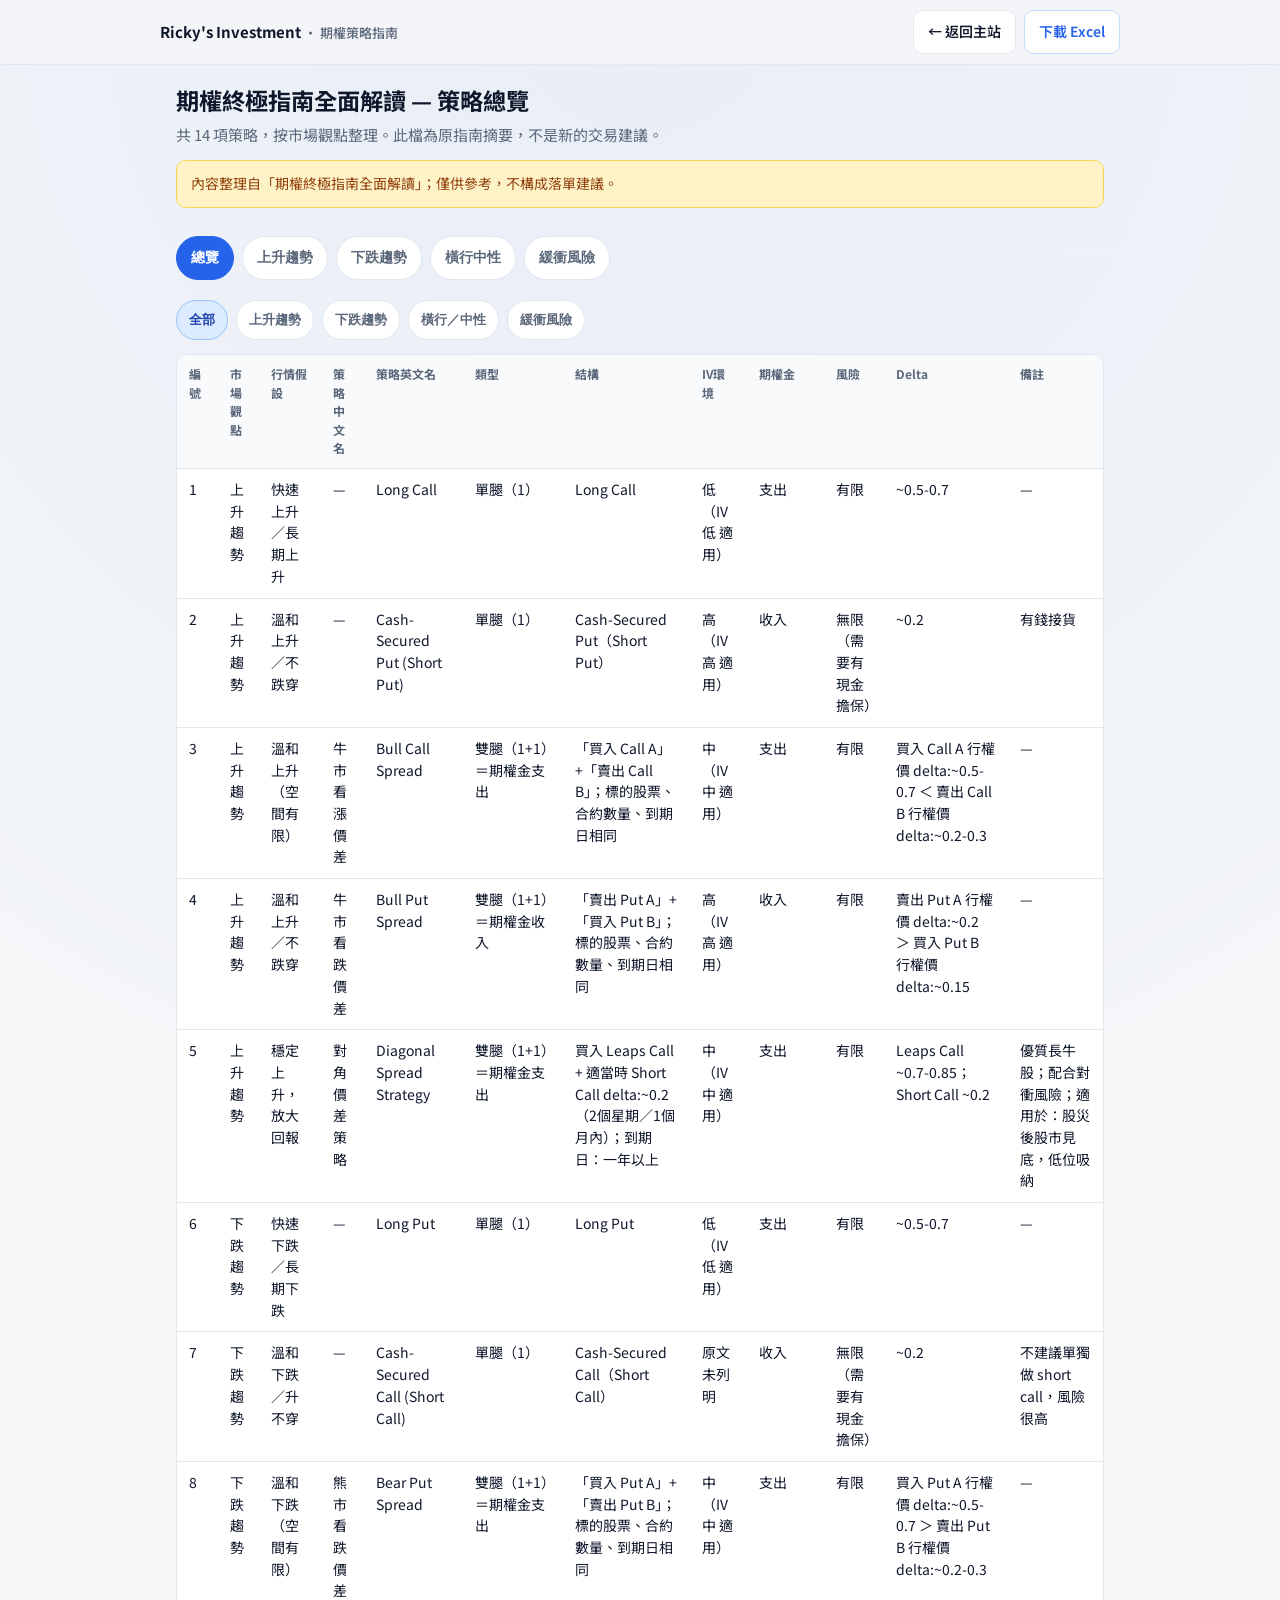
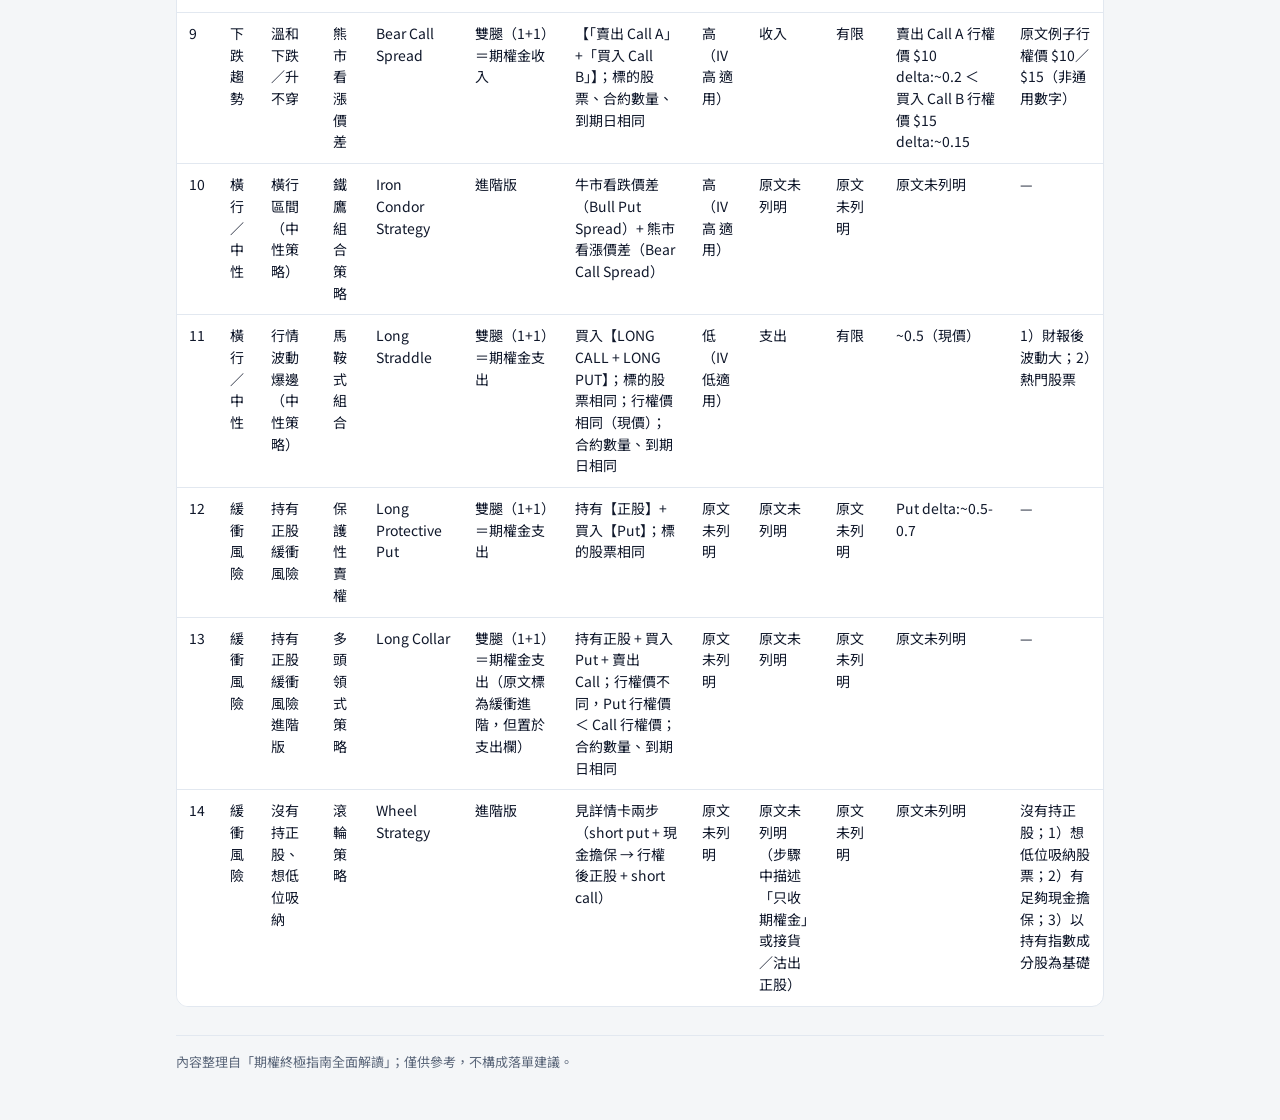
<file: guides/options-strategy-guide.html>
<!DOCTYPE html>
<html lang="zh-HK">
<head>
<meta charset="UTF-8">
<meta name="viewport" content="width=device-width, initial-scale=1, viewport-fit=cover">
<meta name="color-scheme" content="light only">
<meta name="theme-color" content="#F4F6F8">
<meta name="robots" content="noindex, nofollow, noarchive">
<title>期權策略指南 | Ricky's Investment</title>
<link rel="preconnect" href="https://fonts.googleapis.com">
<link rel="preconnect" href="https://fonts.gstatic.com" crossorigin>
<link href="https://fonts.googleapis.com/css2?family=Inter:wght@400;500;600;700&family=JetBrains+Mono:wght@400;600;700&family=Noto+Sans+TC:wght@400;500;600;700&display=swap" rel="stylesheet">
<link rel="stylesheet" href="guides-common.css">
</head>
<body>
<div class="topbar">
  <div class="topbar-inner">
    <div class="brand">Ricky's Investment <span>· 期權策略指南</span></div>
    <div class="actions">
      <a class="btn" href="../">← 返回主站</a>
      <a class="btn btn-secondary" href="Options-Strategy-Guide.xlsx" download="Options-Strategy-Guide.xlsx">下載 Excel</a>
    </div>
  </div>
</div>
<div class="wrap">

<div class="hero">
  <h1>期權終極指南全面解讀 — 策略總覽</h1>
  <p>共 14 項策略，按市場觀點整理。此檔為原指南摘要，不是新的交易建議。</p>
  <div class="disclaimer">內容整理自「期權終極指南全面解讀」；僅供參考，不構成落單建議。</div>
</div>
<div class="tabs" role="tablist">
  <button type="button" class="tab active" data-tab="overview">總覽</button>
  <button type="button" class="tab" data-tab="up">上升趨勢</button>
  <button type="button" class="tab" data-tab="down">下跌趨勢</button>
  <button type="button" class="tab" data-tab="side">橫行中性</button>
  <button type="button" class="tab" data-tab="buf">緩衝風險</button>
</div>
<div id="overview" class="panel active">
<div class="filters" data-target=".strat-card" data-table-rows="#overviewTable tbody tr">
  <button type="button" class="filter active" data-filter="all">全部</button>
  <button type="button" class="filter" data-filter="上升趨勢">上升趨勢</button>
  <button type="button" class="filter" data-filter="下跌趨勢">下跌趨勢</button>
  <button type="button" class="filter" data-filter="橫行／中性">橫行／中性</button>
  <button type="button" class="filter" data-filter="緩衝風險">緩衝風險</button>
</div>
<div class="table-wrap desktop-only"><table class="guide-table" id="overviewTable"><thead><tr><th>編號</th><th>市場觀點</th><th>行情假設</th><th>策略中文名</th><th>策略英文名</th><th>類型</th><th>結構</th><th>IV環境</th><th>期權金</th><th>風險</th><th>Delta</th><th>備註</th></tr></thead><tbody><tr data-view="上升趨勢"><td>1</td><td>上升趨勢</td><td>快速上升／長期上升</td><td>—</td><td>Long Call</td><td>單腿（1）</td><td>Long Call</td><td>低（IV 低 適用）</td><td>支出</td><td>有限</td><td>~0.5-0.7</td><td>—</td></tr><tr data-view="上升趨勢"><td>2</td><td>上升趨勢</td><td>溫和上升／不跌穿</td><td>—</td><td>Cash-Secured Put (Short Put)</td><td>單腿（1）</td><td>Cash-Secured Put（Short Put）</td><td>高（IV 高 適用）</td><td>收入</td><td>無限（需要有現金擔保）</td><td>~0.2</td><td>有錢接貨</td></tr><tr data-view="上升趨勢"><td>3</td><td>上升趨勢</td><td>溫和上升（空間有限）</td><td>牛市看漲價差</td><td>Bull Call Spread</td><td>雙腿（1+1）＝期權金支出</td><td>「買入 Call A」+「賣出 Call B」；標的股票、合約數量、到期日相同</td><td>中（IV 中 適用）</td><td>支出</td><td>有限</td><td>買入 Call A 行權價 delta:~0.5-0.7 ＜ 賣出 Call B 行權價 delta:~0.2-0.3</td><td>—</td></tr><tr data-view="上升趨勢"><td>4</td><td>上升趨勢</td><td>溫和上升／不跌穿</td><td>牛市看跌價差</td><td>Bull Put Spread</td><td>雙腿（1+1）＝期權金收入</td><td>「賣出 Put A」+「買入 Put B」；標的股票、合約數量、到期日相同</td><td>高（IV 高 適用）</td><td>收入</td><td>有限</td><td>賣出 Put A 行權價 delta:~0.2 ＞ 買入 Put B 行權價 delta:~0.15</td><td>—</td></tr><tr data-view="上升趨勢"><td>5</td><td>上升趨勢</td><td>穩定上升，放大回報</td><td>對角價差策略</td><td>Diagonal Spread Strategy</td><td>雙腿（1+1）＝期權金支出</td><td>買入 Leaps Call + 適當時 Short Call delta:~0.2（2個星期／1個月內）；到期日：一年以上</td><td>中（IV 中 適用）</td><td>支出</td><td>有限</td><td>Leaps Call ~0.7-0.85；Short Call ~0.2</td><td>優質長牛股；配合對衝風險；適用於：股災後股市見底，低位吸納</td></tr><tr data-view="下跌趨勢"><td>6</td><td>下跌趨勢</td><td>快速下跌／長期下跌</td><td>—</td><td>Long Put</td><td>單腿（1）</td><td>Long Put</td><td>低（IV 低 適用）</td><td>支出</td><td>有限</td><td>~0.5-0.7</td><td>—</td></tr><tr data-view="下跌趨勢"><td>7</td><td>下跌趨勢</td><td>溫和下跌／升不穿</td><td>—</td><td>Cash-Secured Call (Short Call)</td><td>單腿（1）</td><td>Cash-Secured Call（Short Call）</td><td>原文未列明</td><td>收入</td><td>無限（需要有現金擔保）</td><td>~0.2</td><td>不建議單獨做 short call，風險很高</td></tr><tr data-view="下跌趨勢"><td>8</td><td>下跌趨勢</td><td>溫和下跌（空間有限）</td><td>熊市看跌價差</td><td>Bear Put Spread</td><td>雙腿（1+1）＝期權金支出</td><td>「買入 Put A」+「賣出 Put B」；標的股票、合約數量、到期日相同</td><td>中（IV 中 適用）</td><td>支出</td><td>有限</td><td>買入 Put A 行權價 delta:~0.5-0.7 ＞ 賣出 Put B 行權價 delta:~0.2-0.3</td><td>—</td></tr><tr data-view="下跌趨勢"><td>9</td><td>下跌趨勢</td><td>溫和下跌／升不穿</td><td>熊市看漲價差</td><td>Bear Call Spread</td><td>雙腿（1+1）＝期權金收入</td><td>【「賣出 Call A」+「買入 Call B」】；標的股票、合約數量、到期日相同</td><td>高（IV 高 適用）</td><td>收入</td><td>有限</td><td>賣出 Call A 行權價 $10 delta:~0.2 ＜ 買入 Call B 行權價 $15 delta:~0.15</td><td>原文例子行權價 $10／$15（非通用數字）</td></tr><tr data-view="橫行／中性"><td>10</td><td>橫行／中性</td><td>橫行區間（中性策略）</td><td>鐵鷹組合策略</td><td>Iron Condor Strategy</td><td>進階版</td><td>牛市看跌價差（Bull Put Spread）+ 熊市看漲價差（Bear Call Spread）</td><td>高（IV 高 適用）</td><td>原文未列明</td><td>原文未列明</td><td>原文未列明</td><td>—</td></tr><tr data-view="橫行／中性"><td>11</td><td>橫行／中性</td><td>行情波動爆邊（中性策略）</td><td>馬鞍式組合</td><td>Long Straddle</td><td>雙腿（1+1）＝期權金支出</td><td>買入【LONG CALL + LONG PUT】；標的股票相同；行權價相同（現價）；合約數量、到期日相同</td><td>低（IV低適用）</td><td>支出</td><td>有限</td><td>~0.5（現價）</td><td>1）財報後波動大；2）熱門股票</td></tr><tr data-view="緩衝風險"><td>12</td><td>緩衝風險</td><td>持有正股緩衝風險</td><td>保護性賣權</td><td>Long Protective Put</td><td>雙腿（1+1）＝期權金支出</td><td>持有【正股】+ 買入【Put】；標的股票相同</td><td>原文未列明</td><td>原文未列明</td><td>原文未列明</td><td>Put delta:~0.5-0.7</td><td>—</td></tr><tr data-view="緩衝風險"><td>13</td><td>緩衝風險</td><td>持有正股緩衝風險進階版</td><td>多頭領式策略</td><td>Long Collar</td><td>雙腿（1+1）＝期權金支出（原文標為緩衝進階，但置於支出欄）</td><td>持有正股 + 買入 Put + 賣出 Call；行權價不同，Put 行權價 ＜ Call 行權價；合約數量、到期日相同</td><td>原文未列明</td><td>原文未列明</td><td>原文未列明</td><td>原文未列明</td><td>—</td></tr><tr data-view="緩衝風險"><td>14</td><td>緩衝風險</td><td>沒有持正股、想低位吸納</td><td>滾輪策略</td><td>Wheel Strategy</td><td>進階版</td><td>見詳情卡兩步（short put + 現金擔保 → 行權後正股 + short call）</td><td>原文未列明</td><td>原文未列明（步驟中描述「只收期權金」或接貨／沽出正股）</td><td>原文未列明</td><td>原文未列明</td><td>沒有持正股；1）想低位吸納股票；2）有足夠現金擔保；3）以持有指數成分股為基礎</td></tr></tbody></table></div><div class="mobile-cards mobile-only"><div class="card strat-card" data-view="上升趨勢"><div class="meta"><span class="badge">#1</span> <span class="badge badge-up">上升趨勢</span></div><h3>Long Call</h3><div class="kv cols-2"><div class="kv-item"><span class="k">行情假設</span><span class="v">快速上升／長期上升</span></div><div class="kv-item"><span class="k">類型</span><span class="v">單腿（1）</span></div><div class="kv-item"><span class="k">結構</span><span class="v">Long Call</span></div><div class="kv-item"><span class="k">IV環境</span><span class="v">低（IV 低 適用）</span></div><div class="kv-item"><span class="k">期權金</span><span class="v">支出</span></div><div class="kv-item"><span class="k">風險</span><span class="v">有限</span></div><div class="kv-item"><span class="k">Delta</span><span class="v">~0.5-0.7</span></div></div></div><div class="card strat-card" data-view="上升趨勢"><div class="meta"><span class="badge">#2</span> <span class="badge badge-up">上升趨勢</span></div><h3>Cash-Secured Put (Short Put)</h3><div class="kv cols-2"><div class="kv-item"><span class="k">行情假設</span><span class="v">溫和上升／不跌穿</span></div><div class="kv-item"><span class="k">類型</span><span class="v">單腿（1）</span></div><div class="kv-item"><span class="k">結構</span><span class="v">Cash-Secured Put（Short Put）</span></div><div class="kv-item"><span class="k">IV環境</span><span class="v">高（IV 高 適用）</span></div><div class="kv-item"><span class="k">期權金</span><span class="v">收入</span></div><div class="kv-item"><span class="k">風險</span><span class="v">無限（需要有現金擔保）</span></div><div class="kv-item"><span class="k">Delta</span><span class="v">~0.2</span></div><div class="kv-item"><span class="k">備註</span><span class="v">有錢接貨</span></div></div></div><div class="card strat-card" data-view="上升趨勢"><div class="meta"><span class="badge">#3</span> <span class="badge badge-up">上升趨勢</span></div><h3>牛市看漲價差（Bull Call Spread）</h3><div class="kv cols-2"><div class="kv-item"><span class="k">行情假設</span><span class="v">溫和上升（空間有限）</span></div><div class="kv-item"><span class="k">類型</span><span class="v">雙腿（1+1）＝期權金支出</span></div><div class="kv-item"><span class="k">結構</span><span class="v">「買入 Call A」+「賣出 Call B」；標的股票、合約數量、到期日相同</span></div><div class="kv-item"><span class="k">IV環境</span><span class="v">中（IV 中 適用）</span></div><div class="kv-item"><span class="k">期權金</span><span class="v">支出</span></div><div class="kv-item"><span class="k">風險</span><span class="v">有限</span></div><div class="kv-item"><span class="k">Delta</span><span class="v">買入 Call A 行權價 delta:~0.5-0.7 ＜ 賣出 Call B 行權價 delta:~0.2-0.3</span></div></div></div><div class="card strat-card" data-view="上升趨勢"><div class="meta"><span class="badge">#4</span> <span class="badge badge-up">上升趨勢</span></div><h3>牛市看跌價差（Bull Put Spread）</h3><div class="kv cols-2"><div class="kv-item"><span class="k">行情假設</span><span class="v">溫和上升／不跌穿</span></div><div class="kv-item"><span class="k">類型</span><span class="v">雙腿（1+1）＝期權金收入</span></div><div class="kv-item"><span class="k">結構</span><span class="v">「賣出 Put A」+「買入 Put B」；標的股票、合約數量、到期日相同</span></div><div class="kv-item"><span class="k">IV環境</span><span class="v">高（IV 高 適用）</span></div><div class="kv-item"><span class="k">期權金</span><span class="v">收入</span></div><div class="kv-item"><span class="k">風險</span><span class="v">有限</span></div><div class="kv-item"><span class="k">Delta</span><span class="v">賣出 Put A 行權價 delta:~0.2 ＞ 買入 Put B 行權價 delta:~0.15</span></div></div></div><div class="card strat-card" data-view="上升趨勢"><div class="meta"><span class="badge">#5</span> <span class="badge badge-up">上升趨勢</span></div><h3>對角價差策略（Diagonal Spread Strategy）</h3><div class="kv cols-2"><div class="kv-item"><span class="k">行情假設</span><span class="v">穩定上升，放大回報</span></div><div class="kv-item"><span class="k">類型</span><span class="v">雙腿（1+1）＝期權金支出</span></div><div class="kv-item"><span class="k">結構</span><span class="v">買入 Leaps Call + 適當時 Short Call delta:~0.2（2個星期／1個月內）；到期日：一年以上</span></div><div class="kv-item"><span class="k">IV環境</span><span class="v">中（IV 中 適用）</span></div><div class="kv-item"><span class="k">期權金</span><span class="v">支出</span></div><div class="kv-item"><span class="k">風險</span><span class="v">有限</span></div><div class="kv-item"><span class="k">Delta</span><span class="v">Leaps Call ~0.7-0.85；Short Call ~0.2</span></div><div class="kv-item"><span class="k">備註</span><span class="v">優質長牛股；配合對衝風險；適用於：股災後股市見底，低位吸納</span></div></div></div><div class="card strat-card" data-view="下跌趨勢"><div class="meta"><span class="badge">#6</span> <span class="badge badge-down">下跌趨勢</span></div><h3>Long Put</h3><div class="kv cols-2"><div class="kv-item"><span class="k">行情假設</span><span class="v">快速下跌／長期下跌</span></div><div class="kv-item"><span class="k">類型</span><span class="v">單腿（1）</span></div><div class="kv-item"><span class="k">結構</span><span class="v">Long Put</span></div><div class="kv-item"><span class="k">IV環境</span><span class="v">低（IV 低 適用）</span></div><div class="kv-item"><span class="k">期權金</span><span class="v">支出</span></div><div class="kv-item"><span class="k">風險</span><span class="v">有限</span></div><div class="kv-item"><span class="k">Delta</span><span class="v">~0.5-0.7</span></div></div></div><div class="card strat-card" data-view="下跌趨勢"><div class="meta"><span class="badge">#7</span> <span class="badge badge-down">下跌趨勢</span></div><h3>Cash-Secured Call (Short Call)</h3><div class="kv cols-2"><div class="kv-item"><span class="k">行情假設</span><span class="v">溫和下跌／升不穿</span></div><div class="kv-item"><span class="k">類型</span><span class="v">單腿（1）</span></div><div class="kv-item"><span class="k">結構</span><span class="v">Cash-Secured Call（Short Call）</span></div><div class="kv-item"><span class="k">IV環境</span><span class="v">原文未列明</span></div><div class="kv-item"><span class="k">期權金</span><span class="v">收入</span></div><div class="kv-item"><span class="k">風險</span><span class="v">無限（需要有現金擔保）</span></div><div class="kv-item"><span class="k">Delta</span><span class="v">~0.2</span></div><div class="kv-item"><span class="k">備註</span><span class="v">不建議單獨做 short call，風險很高</span></div></div></div><div class="card strat-card" data-view="下跌趨勢"><div class="meta"><span class="badge">#8</span> <span class="badge badge-down">下跌趨勢</span></div><h3>熊市看跌價差（Bear Put Spread）</h3><div class="kv cols-2"><div class="kv-item"><span class="k">行情假設</span><span class="v">溫和下跌（空間有限）</span></div><div class="kv-item"><span class="k">類型</span><span class="v">雙腿（1+1）＝期權金支出</span></div><div class="kv-item"><span class="k">結構</span><span class="v">「買入 Put A」+「賣出 Put B」；標的股票、合約數量、到期日相同</span></div><div class="kv-item"><span class="k">IV環境</span><span class="v">中（IV 中 適用）</span></div><div class="kv-item"><span class="k">期權金</span><span class="v">支出</span></div><div class="kv-item"><span class="k">風險</span><span class="v">有限</span></div><div class="kv-item"><span class="k">Delta</span><span class="v">買入 Put A 行權價 delta:~0.5-0.7 ＞ 賣出 Put B 行權價 delta:~0.2-0.3</span></div></div></div><div class="card strat-card" data-view="下跌趨勢"><div class="meta"><span class="badge">#9</span> <span class="badge badge-down">下跌趨勢</span></div><h3>熊市看漲價差（Bear Call Spread）</h3><div class="kv cols-2"><div class="kv-item"><span class="k">行情假設</span><span class="v">溫和下跌／升不穿</span></div><div class="kv-item"><span class="k">類型</span><span class="v">雙腿（1+1）＝期權金收入</span></div><div class="kv-item"><span class="k">結構</span><span class="v">【「賣出 Call A」+「買入 Call B」】；標的股票、合約數量、到期日相同</span></div><div class="kv-item"><span class="k">IV環境</span><span class="v">高（IV 高 適用）</span></div><div class="kv-item"><span class="k">期權金</span><span class="v">收入</span></div><div class="kv-item"><span class="k">風險</span><span class="v">有限</span></div><div class="kv-item"><span class="k">Delta</span><span class="v">賣出 Call A 行權價 $10 delta:~0.2 ＜ 買入 Call B 行權價 $15 delta:~0.15</span></div><div class="kv-item"><span class="k">備註</span><span class="v">原文例子行權價 $10／$15（非通用數字）</span></div></div></div><div class="card strat-card" data-view="橫行／中性"><div class="meta"><span class="badge">#10</span> <span class="badge badge-mid">橫行／中性</span></div><h3>鐵鷹組合策略（Iron Condor Strategy）</h3><div class="kv cols-2"><div class="kv-item"><span class="k">行情假設</span><span class="v">橫行區間（中性策略）</span></div><div class="kv-item"><span class="k">類型</span><span class="v">進階版</span></div><div class="kv-item"><span class="k">結構</span><span class="v">牛市看跌價差（Bull Put Spread）+ 熊市看漲價差（Bear Call Spread）</span></div><div class="kv-item"><span class="k">IV環境</span><span class="v">高（IV 高 適用）</span></div><div class="kv-item"><span class="k">期權金</span><span class="v">原文未列明</span></div><div class="kv-item"><span class="k">風險</span><span class="v">原文未列明</span></div><div class="kv-item"><span class="k">Delta</span><span class="v">原文未列明</span></div></div></div><div class="card strat-card" data-view="橫行／中性"><div class="meta"><span class="badge">#11</span> <span class="badge badge-mid">橫行／中性</span></div><h3>馬鞍式組合（Long Straddle）</h3><div class="kv cols-2"><div class="kv-item"><span class="k">行情假設</span><span class="v">行情波動爆邊（中性策略）</span></div><div class="kv-item"><span class="k">類型</span><span class="v">雙腿（1+1）＝期權金支出</span></div><div class="kv-item"><span class="k">結構</span><span class="v">買入【LONG CALL + LONG PUT】；標的股票相同；行權價相同（現價）；合約數量、到期日相同</span></div><div class="kv-item"><span class="k">IV環境</span><span class="v">低（IV低適用）</span></div><div class="kv-item"><span class="k">期權金</span><span class="v">支出</span></div><div class="kv-item"><span class="k">風險</span><span class="v">有限</span></div><div class="kv-item"><span class="k">Delta</span><span class="v">~0.5（現價）</span></div><div class="kv-item"><span class="k">備註</span><span class="v">1）財報後波動大；2）熱門股票</span></div></div></div><div class="card strat-card" data-view="緩衝風險"><div class="meta"><span class="badge">#12</span> <span class="badge badge-buf">緩衝風險</span></div><h3>保護性賣權（Long Protective Put）</h3><div class="kv cols-2"><div class="kv-item"><span class="k">行情假設</span><span class="v">持有正股緩衝風險</span></div><div class="kv-item"><span class="k">類型</span><span class="v">雙腿（1+1）＝期權金支出</span></div><div class="kv-item"><span class="k">結構</span><span class="v">持有【正股】+ 買入【Put】；標的股票相同</span></div><div class="kv-item"><span class="k">IV環境</span><span class="v">原文未列明</span></div><div class="kv-item"><span class="k">期權金</span><span class="v">原文未列明</span></div><div class="kv-item"><span class="k">風險</span><span class="v">原文未列明</span></div><div class="kv-item"><span class="k">Delta</span><span class="v">Put delta:~0.5-0.7</span></div></div></div><div class="card strat-card" data-view="緩衝風險"><div class="meta"><span class="badge">#13</span> <span class="badge badge-buf">緩衝風險</span></div><h3>多頭領式策略（Long Collar）</h3><div class="kv cols-2"><div class="kv-item"><span class="k">行情假設</span><span class="v">持有正股緩衝風險進階版</span></div><div class="kv-item"><span class="k">類型</span><span class="v">雙腿（1+1）＝期權金支出（原文標為緩衝進階，但置於支出欄）</span></div><div class="kv-item"><span class="k">結構</span><span class="v">持有正股 + 買入 Put + 賣出 Call；行權價不同，Put 行權價 ＜ Call 行權價；合約數量、到期日相同</span></div><div class="kv-item"><span class="k">IV環境</span><span class="v">原文未列明</span></div><div class="kv-item"><span class="k">期權金</span><span class="v">原文未列明</span></div><div class="kv-item"><span class="k">風險</span><span class="v">原文未列明</span></div><div class="kv-item"><span class="k">Delta</span><span class="v">原文未列明</span></div></div></div><div class="card strat-card" data-view="緩衝風險"><div class="meta"><span class="badge">#14</span> <span class="badge badge-buf">緩衝風險</span></div><h3>滾輪策略（Wheel Strategy）</h3><div class="kv cols-2"><div class="kv-item"><span class="k">行情假設</span><span class="v">沒有持正股、想低位吸納</span></div><div class="kv-item"><span class="k">類型</span><span class="v">進階版</span></div><div class="kv-item"><span class="k">結構</span><span class="v">見詳情卡兩步（short put + 現金擔保 → 行權後正股 + short call）</span></div><div class="kv-item"><span class="k">IV環境</span><span class="v">原文未列明</span></div><div class="kv-item"><span class="k">期權金</span><span class="v">原文未列明（步驟中描述「只收期權金」或接貨／沽出正股）</span></div><div class="kv-item"><span class="k">風險</span><span class="v">原文未列明</span></div><div class="kv-item"><span class="k">Delta</span><span class="v">原文未列明</span></div><div class="kv-item"><span class="k">備註</span><span class="v">沒有持正股；1）想低位吸納股票；2）有足夠現金擔保；3）以持有指數成分股為基礎</span></div></div></div></div></div><div id="up" class="panel"><p class="meta" style="color:var(--muted);margin:0 0 12px">以下內容按原指南該欄原文整理。</p><div class="card"><h3>01　　Long Call　　·　　單腿（1）</h3><div class="kv cols-2"><div class="kv-item"><span class="k">行情假設</span><span class="v">快速上升／長期上升</span></div><div class="kv-item"><span class="k">IV環境</span><span class="v">低（IV 低 適用）</span></div><div class="kv-item"><span class="k">期權金</span><span class="v">支出</span></div><div class="kv-item"><span class="k">風險</span><span class="v">有限</span></div><div class="kv-item"><span class="k">結構</span><span class="v">Long Call</span></div><div class="kv-item"><span class="k">Delta</span><span class="v">~0.5-0.7</span></div></div></div><div class="card"><h3>02　　Cash-Secured Put (Short Put)　　·　　單腿（1）</h3><div class="kv cols-2"><div class="kv-item"><span class="k">行情假設</span><span class="v">溫和上升／不跌穿</span></div><div class="kv-item"><span class="k">IV環境</span><span class="v">高（IV 高 適用）</span></div><div class="kv-item"><span class="k">期權金</span><span class="v">收入</span></div><div class="kv-item"><span class="k">風險</span><span class="v">無限（需要有現金擔保）</span></div><div class="kv-item"><span class="k">結構</span><span class="v">Cash-Secured Put（Short Put）</span></div><div class="kv-item"><span class="k">Delta</span><span class="v">~0.2</span></div><div class="kv-item"><span class="k">備註</span><span class="v">有錢接貨</span></div></div></div><div class="card"><h3>03　　牛市看漲價差（Bull Call Spread）　　·　　雙腿（1+1）＝期權金支出</h3><div class="kv cols-2"><div class="kv-item"><span class="k">行情假設</span><span class="v">溫和上升（空間有限）</span></div><div class="kv-item"><span class="k">IV環境</span><span class="v">中（IV 中 適用）</span></div><div class="kv-item"><span class="k">期權金</span><span class="v">支出</span></div><div class="kv-item"><span class="k">風險</span><span class="v">有限</span></div><div class="kv-item"><span class="k">結構</span><span class="v">「買入 Call A」+「賣出 Call B」</span></div><div class="kv-item"><span class="k">標的股票</span><span class="v">相同</span></div><div class="kv-item"><span class="k">合約數量</span><span class="v">相同</span></div><div class="kv-item"><span class="k">到期日</span><span class="v">相同</span></div><div class="kv-item"><span class="k">行權價</span><span class="v">買入 Call A 行權價 delta:~0.5-0.7 ＜ 賣出 Call B 行權價 delta:~0.2-0.3</span></div><div class="kv-item"><span class="k">Delta</span><span class="v">買入 Call A ~0.5-0.7 ＜ 賣出 Call B ~0.2-0.3</span></div></div></div><div class="card"><h3>04　　牛市看跌價差（Bull Put Spread）　　·　　雙腿（1+1）＝期權金收入</h3><div class="kv cols-2"><div class="kv-item"><span class="k">行情假設</span><span class="v">溫和上升／不跌穿</span></div><div class="kv-item"><span class="k">IV環境</span><span class="v">高（IV 高 適用）</span></div><div class="kv-item"><span class="k">期權金</span><span class="v">收入</span></div><div class="kv-item"><span class="k">風險</span><span class="v">有限</span></div><div class="kv-item"><span class="k">結構</span><span class="v">「賣出 Put A」+「買入 Put B」</span></div><div class="kv-item"><span class="k">標的股票</span><span class="v">相同</span></div><div class="kv-item"><span class="k">合約數量</span><span class="v">相同</span></div><div class="kv-item"><span class="k">到期日</span><span class="v">相同</span></div><div class="kv-item"><span class="k">行權價</span><span class="v">賣出 Put A 行權價 delta:~0.2 ＞ 買入 Put B 行權價 delta:~0.15</span></div><div class="kv-item"><span class="k">Delta</span><span class="v">賣出 Put A ~0.2 ＞ 買入 Put B ~0.15</span></div></div></div><div class="card"><h3>05　　對角價差策略（Diagonal Spread Strategy）　　·　　雙腿（1+1）＝期權金支出</h3><div class="kv cols-2"><div class="kv-item"><span class="k">行情假設</span><span class="v">穩定上升，放大回報</span></div><div class="kv-item"><span class="k">IV環境</span><span class="v">中（IV 中 適用）</span></div><div class="kv-item"><span class="k">期權金</span><span class="v">支出</span></div><div class="kv-item"><span class="k">風險</span><span class="v">有限</span></div><div class="kv-item"><span class="k">結構</span><span class="v">買入 Leaps Call + 適當時 Short Call delta:~0.2（2個星期／1個月內）</span></div><div class="kv-item"><span class="k">到期日</span><span class="v">一年以上</span></div><div class="kv-item"><span class="k">Delta</span><span class="v">Leaps Call ~0.7-0.85；Short Call ~0.2</span></div><div class="kv-item"><span class="k">備註</span><span class="v">優質長牛股；配合對衝風險；適用於：股災後股市見底，低位吸納</span></div></div></div></div><div id="down" class="panel"><p class="meta" style="color:var(--muted);margin:0 0 12px">以下內容按原指南該欄原文整理。</p><div class="card"><h3>06　　Long Put　　·　　單腿（1）</h3><div class="kv cols-2"><div class="kv-item"><span class="k">行情假設</span><span class="v">快速下跌／長期下跌</span></div><div class="kv-item"><span class="k">IV環境</span><span class="v">低（IV 低 適用）</span></div><div class="kv-item"><span class="k">期權金</span><span class="v">支出</span></div><div class="kv-item"><span class="k">風險</span><span class="v">有限</span></div><div class="kv-item"><span class="k">結構</span><span class="v">Long Put</span></div><div class="kv-item"><span class="k">Delta</span><span class="v">~0.5-0.7</span></div></div></div><div class="card"><h3>07　　Cash-Secured Call (Short Call)　　·　　單腿（1）</h3><div class="kv cols-2"><div class="kv-item"><span class="k">行情假設</span><span class="v">溫和下跌／升不穿</span></div><div class="kv-item"><span class="k">IV環境</span><span class="v">原文未列明</span></div><div class="kv-item"><span class="k">期權金</span><span class="v">收入</span></div><div class="kv-item"><span class="k">風險</span><span class="v">無限（需要有現金擔保）</span></div><div class="kv-item"><span class="k">結構</span><span class="v">Cash-Secured Call（Short Call）</span></div><div class="kv-item"><span class="k">Delta</span><span class="v">~0.2</span></div><div class="kv-item"><span class="k">備註</span><span class="v">不建議單獨做 short call，風險很高</span></div></div></div><div class="card"><h3>08　　熊市看跌價差（Bear Put Spread）　　·　　雙腿（1+1）＝期權金支出</h3><div class="kv cols-2"><div class="kv-item"><span class="k">行情假設</span><span class="v">溫和下跌（空間有限）</span></div><div class="kv-item"><span class="k">IV環境</span><span class="v">中（IV 中 適用）</span></div><div class="kv-item"><span class="k">期權金</span><span class="v">支出</span></div><div class="kv-item"><span class="k">風險</span><span class="v">有限</span></div><div class="kv-item"><span class="k">結構</span><span class="v">「買入 Put A」+「賣出 Put B」</span></div><div class="kv-item"><span class="k">標的股票</span><span class="v">相同</span></div><div class="kv-item"><span class="k">合約數量</span><span class="v">相同</span></div><div class="kv-item"><span class="k">到期日</span><span class="v">相同</span></div><div class="kv-item"><span class="k">行權價</span><span class="v">買入 Put A 行權價 delta:~0.5-0.7 ＞ 賣出 Put B 行權價 delta:~0.2-0.3</span></div><div class="kv-item"><span class="k">Delta</span><span class="v">買入 Put A ~0.5-0.7 ＞ 賣出 Put B ~0.2-0.3</span></div></div></div><div class="card"><h3>09　　熊市看漲價差（Bear Call Spread）　　·　　雙腿（1+1）＝期權金收入</h3><div class="kv cols-2"><div class="kv-item"><span class="k">行情假設</span><span class="v">溫和下跌／升不穿</span></div><div class="kv-item"><span class="k">IV環境</span><span class="v">高（IV 高 適用）</span></div><div class="kv-item"><span class="k">期權金</span><span class="v">收入</span></div><div class="kv-item"><span class="k">風險</span><span class="v">有限</span></div><div class="kv-item"><span class="k">結構</span><span class="v">【「賣出 Call A」+「買入 Call B」】</span></div><div class="kv-item"><span class="k">標的股票</span><span class="v">相同</span></div><div class="kv-item"><span class="k">合約數量</span><span class="v">相同</span></div><div class="kv-item"><span class="k">到期日</span><span class="v">相同</span></div><div class="kv-item"><span class="k">行權價</span><span class="v">賣出 Call A 行權價 $10 delta:~0.2 ＜ 買入 Call B 行權價 $15 delta:~0.15</span></div><div class="kv-item"><span class="k">Delta</span><span class="v">賣出 Call A（例：$10）~0.2 ＜ 買入 Call B（例：$15）~0.15</span></div><div class="kv-item"><span class="k">備註</span><span class="v">原文例子行權價 $10／$15（非通用數字）</span></div></div></div></div><div id="side" class="panel"><p class="meta" style="color:var(--muted);margin:0 0 12px">以下內容按原指南該欄原文整理。</p><div class="card"><h3>10　　鐵鷹組合策略（Iron Condor Strategy）　　·　　進階版</h3><div class="kv cols-2"><div class="kv-item"><span class="k">行情假設</span><span class="v">橫行區間（中性策略）</span></div><div class="kv-item"><span class="k">IV環境</span><span class="v">高（IV 高 適用）</span></div><div class="kv-item"><span class="k">期權金</span><span class="v">原文未列明</span></div><div class="kv-item"><span class="k">風險</span><span class="v">原文未列明</span></div><div class="kv-item"><span class="k">結構</span><span class="v">牛市看跌價差（Bull Put Spread）+ 熊市看漲價差（Bear Call Spread）</span></div><div class="kv-item"><span class="k">Delta</span><span class="v">原文未列明</span></div></div></div><div class="card"><h3>11　　馬鞍式組合（Long Straddle）　　·　　雙腿（1+1）＝期權金支出</h3><div class="kv cols-2"><div class="kv-item"><span class="k">行情假設</span><span class="v">行情波動爆邊（中性策略）</span></div><div class="kv-item"><span class="k">IV環境</span><span class="v">低（IV低適用）</span></div><div class="kv-item"><span class="k">期權金</span><span class="v">支出</span></div><div class="kv-item"><span class="k">風險</span><span class="v">有限</span></div><div class="kv-item"><span class="k">結構</span><span class="v">買入【LONG CALL + LONG PUT】</span></div><div class="kv-item"><span class="k">標的股票</span><span class="v">相同</span></div><div class="kv-item"><span class="k">合約數量</span><span class="v">相同</span></div><div class="kv-item"><span class="k">到期日</span><span class="v">相同</span></div><div class="kv-item"><span class="k">行權價</span><span class="v">相同（現價）</span></div><div class="kv-item"><span class="k">Delta</span><span class="v">~0.5（現價）</span></div><div class="kv-item"><span class="k">備註</span><span class="v">1）財報後波動大；2）熱門股票</span></div></div></div></div><div id="buf" class="panel"><p class="meta" style="color:var(--muted);margin:0 0 12px">以下內容按原指南該欄原文整理。</p><div class="card"><h3>12　　保護性賣權（Long Protective Put）　　·　　雙腿（1+1）＝期權金支出</h3><div class="kv cols-2"><div class="kv-item"><span class="k">行情假設</span><span class="v">持有正股緩衝風險</span></div><div class="kv-item"><span class="k">IV環境</span><span class="v">原文未列明</span></div><div class="kv-item"><span class="k">期權金</span><span class="v">原文未列明</span></div><div class="kv-item"><span class="k">風險</span><span class="v">原文未列明</span></div><div class="kv-item"><span class="k">結構</span><span class="v">持有【正股】+ 買入【Put】</span></div><div class="kv-item"><span class="k">標的股票</span><span class="v">相同</span></div><div class="kv-item"><span class="k">Delta</span><span class="v">Put delta:~0.5-0.7</span></div></div></div><div class="card"><h3>13　　多頭領式策略（Long Collar）　　·　　雙腿（1+1）＝期權金支出（緩衝進階）</h3><div class="kv cols-2"><div class="kv-item"><span class="k">行情假設</span><span class="v">持有正股緩衝風險進階版</span></div><div class="kv-item"><span class="k">IV環境</span><span class="v">原文未列明</span></div><div class="kv-item"><span class="k">期權金</span><span class="v">原文未列明</span></div><div class="kv-item"><span class="k">風險</span><span class="v">原文未列明</span></div><div class="kv-item"><span class="k">結構</span><span class="v">持有正股 + 買入 Put + 賣出 Call</span></div><div class="kv-item"><span class="k">行權價</span><span class="v">不同，Put 行權價 ＜ Call 行權價</span></div><div class="kv-item"><span class="k">合約數量</span><span class="v">相同</span></div><div class="kv-item"><span class="k">到期日</span><span class="v">相同</span></div><div class="kv-item"><span class="k">Delta</span><span class="v">原文未列明</span></div></div></div><div class="card"><h3>14　　滾輪策略（Wheel Strategy）　　·　　進階版</h3><div class="kv cols-2"><div class="kv-item"><span class="k">行情假設</span><span class="v">沒有持正股、想低位吸納</span></div><div class="kv-item"><span class="k">適用條件</span><span class="v">沒有持正股；1）想低位吸納股票；2）有足夠現金擔保；3）以持有指數成分股為基礎</span></div><div class="kv-item"><span class="k">結構（第一步）</span><span class="v">1）重要支持位置 short put + 現金擔保</span></div><div class="kv-item"><span class="k">等待結果（一）</span><span class="v">期權價外，不用行權，只收期權金  ／  期權價內，行權，做第二步</span></div><div class="kv-item"><span class="k">結構（第二步）</span><span class="v">2）一旦行權買入正股 + short call (Cover call策略)</span></div><div class="kv-item"><span class="k">等待結果（二）</span><span class="v">期權價外，不用行權，只收期權金  ／  期權價內，行權，賣出正股</span></div><div class="kv-item"><span class="k">期權金</span><span class="v">原文未列明（步驟中描述「只收期權金」或接貨／沽出正股）</span></div><div class="kv-item"><span class="k">IV環境</span><span class="v">原文未列明</span></div><div class="kv-item"><span class="k">風險</span><span class="v">原文未列明</span></div><div class="kv-item"><span class="k">Delta</span><span class="v">原文未列明</span></div></div></div></div><div class="foot">內容整理自「期權終極指南全面解讀」；僅供參考，不構成落單建議。</div></div>
<script>
(function(){
  const tabs = document.querySelectorAll('.tab');
  const panels = document.querySelectorAll('.panel');
  tabs.forEach(tab => {
    tab.addEventListener('click', () => {
      const id = tab.dataset.tab;
      tabs.forEach(t => t.classList.toggle('active', t === tab));
      panels.forEach(p => p.classList.toggle('active', p.id === id));
      history.replaceState(null, '', '#' + id);
    });
  });
  const hash = (location.hash || '').replace(/^#/, '');
  if (hash) {
    const t = document.querySelector('.tab[data-tab="'+hash+'"]');
    if (t) t.click();
  }
  document.querySelectorAll('.filters').forEach(group => {
    const cards = document.querySelectorAll(group.dataset.target);
    group.querySelectorAll('.filter').forEach(btn => {
      btn.addEventListener('click', () => {
        group.querySelectorAll('.filter').forEach(b => b.classList.remove('active'));
        btn.classList.add('active');
        const f = btn.dataset.filter;
        cards.forEach(card => {
          const show = f === 'all' || card.dataset.view === f;
          card.style.display = show ? '' : 'none';
        });
        document.querySelectorAll(group.dataset.tableRows||'').forEach(row => {
          const show = f === 'all' || row.dataset.view === f;
          row.style.display = show ? '' : 'none';
        });
      });
    });
  });
})();
</script>
</body>
</html>
</file>
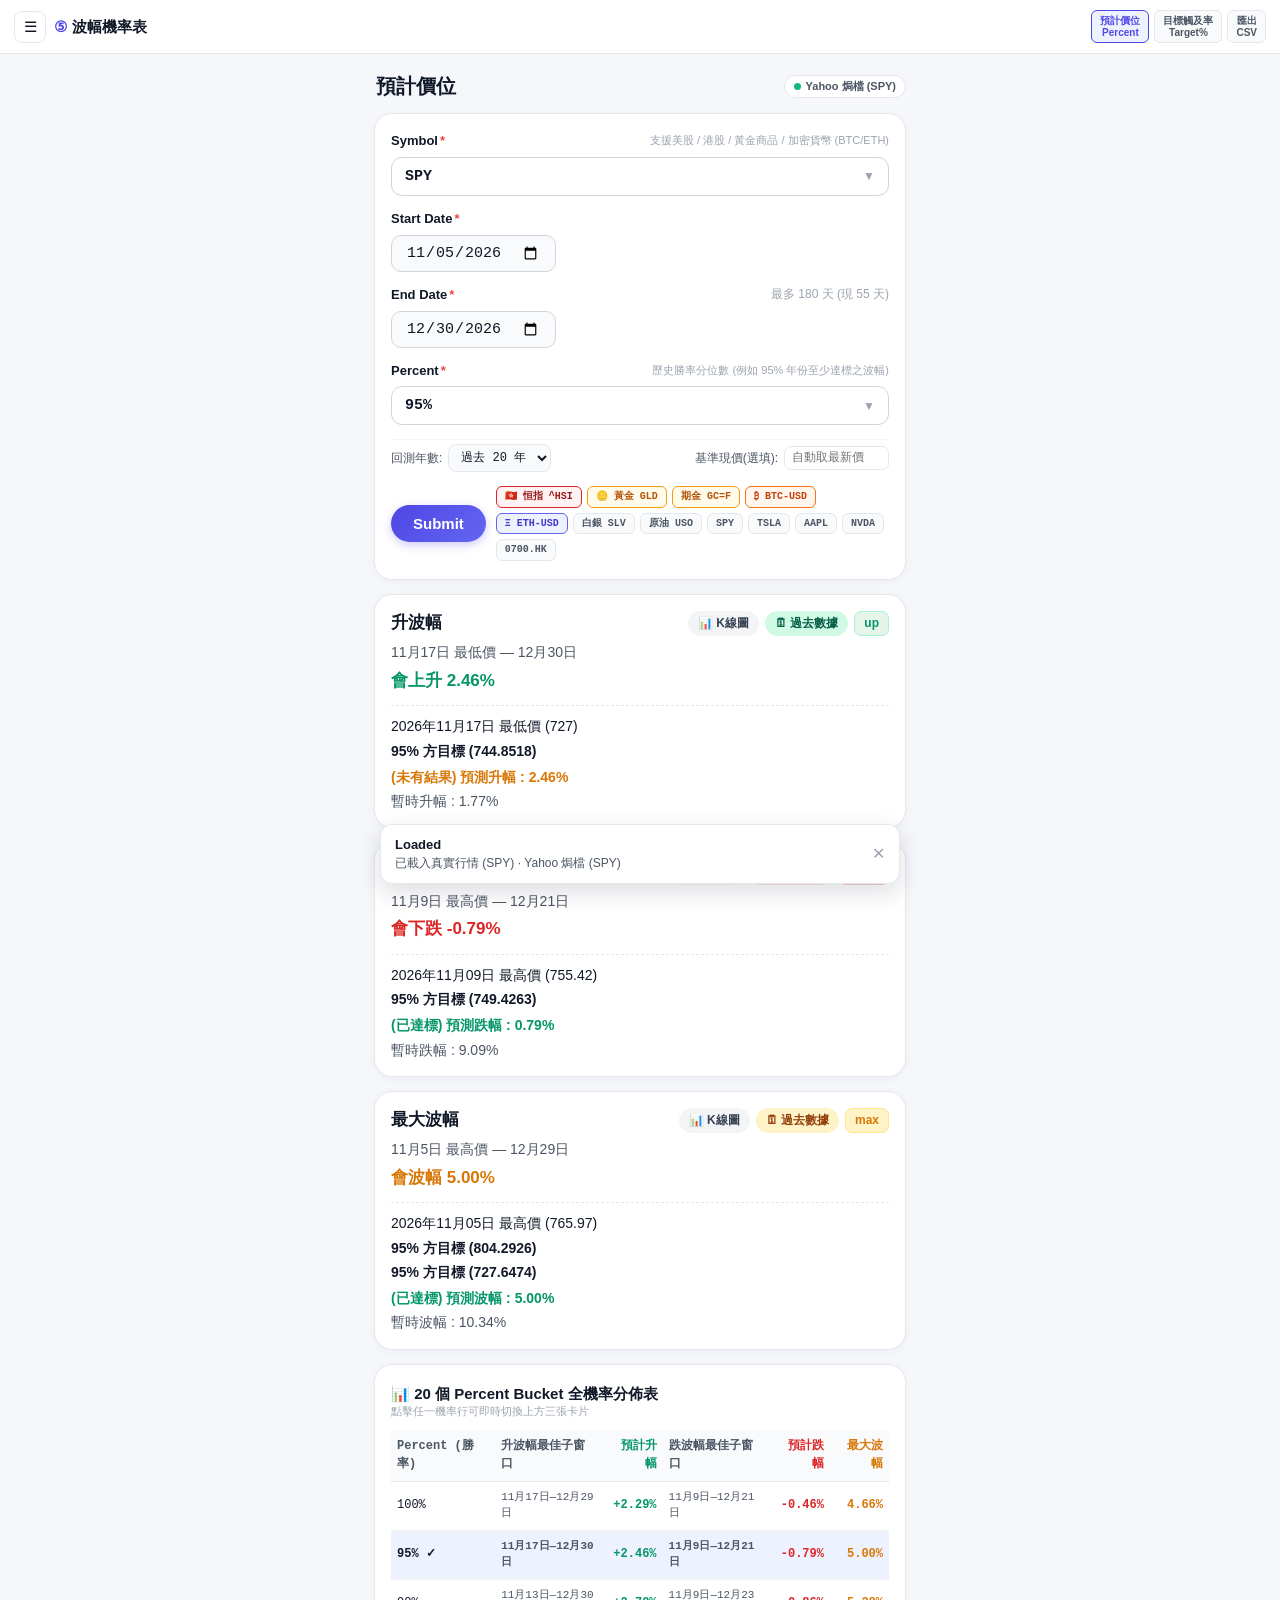
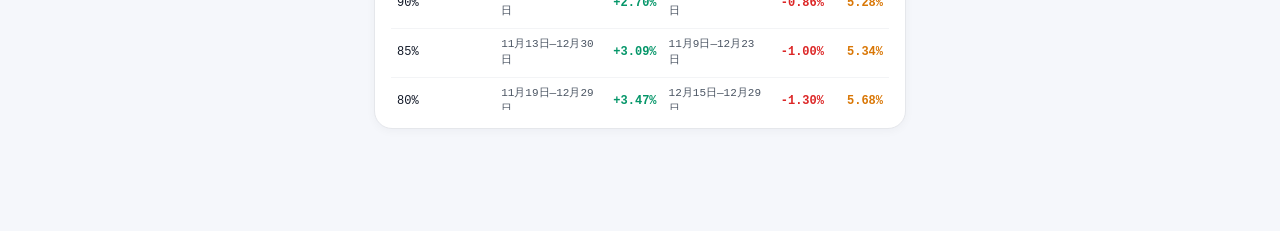
<file: tools/quantraise.html>
<!DOCTYPE html>
<html lang="zh-HK">
<head>
    <meta charset="UTF-8">
    <meta name="viewport" content="width=device-width, initial-scale=1.0, maximum-scale=1.0, user-scalable=no">
    <title>QuantRaiser 波幅機率表 — 預計價位</title>
    <style>
        :root {
            --bg-page: #F5F7FB;
            --card-bg: #FFFFFF;
            --border: #E5E7EB;
            --border-focus: #6366F1;
            --text-main: #111827;
            --text-sub: #4B5563;
            --text-muted: #9CA3AF;
            --indigo: #4F46E5;
            --indigo-hover: #4338CA;
            --indigo-light: #EEF2FF;
            --up-green: #059669;
            --up-badge-bg: #D1FAE5;
            --up-badge-text: #065F46;
            --down-red: #DC2626;
            --down-badge-bg: #FEE2E2;
            --down-badge-text: #991B1B;
            --max-orange: #D97706;
            --max-badge-bg: #FEF3C7;
            --max-badge-text: #92400E;
            --pred-amber: #D97706;
        }
        * {
            box-sizing: border-box;
            margin: 0;
            padding: 0;
            -webkit-tap-highlight-color: transparent;
        }
        body {
            font-family: -apple-system, BlinkMacSystemFont, "SF Pro Text", "PingFang HK", "Helvetica Neue", Arial, sans-serif;
            background-color: var(--bg-page);
            color: var(--text-main);
            line-height: 1.45;
            font-size: 14px;
            padding-bottom: 48px;
        }
        .mono {
            font-family: ui-monospace, SFMono-Regular, Menlo, Monaco, Consolas, monospace;
        }

        /* Top Navigation Bar (QuantRaiser style) */
        .topbar {
            position: sticky;
            top: 0;
            z-index: 40;
            background: #FFFFFF;
            border-bottom: 1px solid var(--border);
            padding: 10px 14px;
            display: flex;
            align-items: center;
            justify-content: space-between;
            gap: 8px;
        }
        .topbar-left {
            display: flex;
            align-items: center;
            gap: 8px;
            min-width: 0;
        }
        .menu-btn {
            width: 32px;
            height: 32px;
            border-radius: 8px;
            border: 1px solid var(--border);
            background: #FFF;
            display: flex;
            align-items: center;
            justify-content: center;
            cursor: pointer;
            font-size: 15px;
            color: var(--text-main);
        }
        .topbar-title {
            font-size: 15px;
            font-weight: 700;
            color: var(--text-main);
            white-space: nowrap;
            overflow: hidden;
            text-overflow: ellipsis;
            display: flex;
            align-items: center;
            gap: 5px;
        }
        .topbar-pills {
            display: flex;
            align-items: center;
            gap: 5px;
            flex-shrink: 0;
        }
        .top-pill {
            padding: 4px 8px;
            font-size: 10px;
            font-weight: 600;
            border-radius: 6px;
            border: 1px solid var(--border);
            background: #F9FAFB;
            color: var(--text-sub);
            cursor: pointer;
            line-height: 1.15;
            text-align: center;
        }
        .top-pill.active {
            border-color: var(--indigo);
            background: var(--indigo-light);
            color: var(--indigo);
        }

        /* Main Container */
        .page-wrap {
            max-width: 560px;
            margin: 0 auto;
            padding: 14px 14px 36px;
        }
        .section-heading {
            font-size: 20px;
            font-weight: 800;
            color: var(--text-main);
            margin: 4px 0 12px 2px;
            display: flex;
            align-items: center;
            justify-content: space-between;
        }
        .source-tag {
            font-size: 11px;
            font-weight: 600;
            color: var(--text-sub);
            background: #FFFFFF;
            border: 1px solid var(--border);
            padding: 3px 9px;
            border-radius: 999px;
            display: inline-flex;
            align-items: center;
            gap: 5px;
        }
        .dot-live {
            width: 7px;
            height: 7px;
            border-radius: 50%;
            background: #10B981;
            display: inline-block;
        }

        /* Form Card */
        .q-card {
            background: var(--card-bg);
            border: 1px solid var(--border);
            border-radius: 18px;
            padding: 18px 16px;
            box-shadow: 0 2px 10px rgba(17, 24, 39, 0.04);
            margin-bottom: 14px;
        }
        .field-group {
            margin-bottom: 14px;
            position: relative;
        }
        .field-label-row {
            display: flex;
            align-items: center;
            justify-content: space-between;
            margin-bottom: 6px;
        }
        .field-label {
            font-size: 13px;
            font-weight: 700;
            color: var(--text-main);
        }
        .req-star {
            color: #EF4444;
            margin-left: 2px;
        }
        .days-hint {
            font-size: 12px;
            color: var(--text-muted);
            font-weight: 500;
        }
        .days-hint.over-limit {
            color: #EF4444;
            font-weight: 700;
        }

        /* Select / Input Controls */
        .combo-trigger, .date-input, .select-input {
            width: 100%;
            padding: 10px 13px;
            font-size: 15px;
            font-weight: 500;
            color: var(--text-main);
            background: #FFFFFF;
            border: 1px solid #D1D5DB;
            border-radius: 11px;
            outline: none;
            display: flex;
            align-items: center;
            justify-content: space-between;
            cursor: pointer;
            transition: border-color 0.15s, box-shadow 0.15s;
        }
        .combo-trigger:focus, .date-input:focus, .select-input:focus {
            border-color: var(--border-focus);
            box-shadow: 0 0 0 3px rgba(99, 102, 241, 0.14);
        }
        .date-pill-wrap {
            display: inline-block;
            position: relative;
        }
        .date-input {
            width: auto;
            min-width: 165px;
            display: inline-flex;
            padding: 8px 14px;
            border-radius: 10px;
            font-size: 15px;
            background: #F9FAFB;
        }

        /* Dropdown Menu Popover */
        .dropdown-panel {
            position: absolute;
            top: calc(100% + 4px);
            left: 0;
            right: 0;
            background: #FFFFFF;
            border: 1px solid var(--border);
            border-radius: 12px;
            box-shadow: 0 10px 25px rgba(17, 24, 39, 0.12);
            z-index: 50;
            padding: 8px;
            display: none;
        }
        .dropdown-panel.open {
            display: block;
        }
        .dropdown-search {
            width: 100%;
            padding: 9px 11px;
            font-size: 14px;
            border: 1px solid var(--border-focus);
            border-radius: 8px;
            outline: none;
            margin-bottom: 6px;
        }
        .dropdown-list {
            max-height: 210px;
            overflow-y: auto;
        }
        .dropdown-item {
            padding: 9px 10px;
            font-size: 14px;
            color: var(--text-main);
            border-radius: 7px;
            cursor: pointer;
            display: flex;
            align-items: center;
            justify-content: space-between;
        }
        .dropdown-item:hover, .dropdown-item.selected {
            background: #F3F4F6;
            font-weight: 600;
        }

        /* Submit Button */
        .submit-row {
            display: flex;
            align-items: center;
            justify-content: space-between;
            gap: 10px;
            margin-top: 6px;
        }
        .btn-submit {
            padding: 10px 22px;
            font-size: 15px;
            font-weight: 700;
            color: #FFFFFF;
            background: linear-gradient(135deg, #4F46E5 0%, #6366F1 100%);
            border: none;
            border-radius: 999px;
            cursor: pointer;
            box-shadow: 0 3px 10px rgba(79, 70, 229, 0.28);
            display: inline-flex;
            align-items: center;
            gap: 7px;
        }
        .btn-submit:active {
            transform: translateY(1px);
        }
        .btn-submit:disabled {
            opacity: 0.65;
            cursor: not-allowed;
        }
        .lookback-mini {
            display: flex;
            align-items: center;
            gap: 6px;
            font-size: 12px;
            color: var(--text-sub);
        }
        .lookback-select {
            padding: 5px 8px;
            border-radius: 8px;
            border: 1px solid var(--border);
            font-size: 12px;
            background: #F9FAFB;
            color: var(--text-main);
        }

        /* Calculating Banner */
        .calc-banner {
            display: none;
            background: #FFFFFF;
            border: 1px solid var(--border);
            border-radius: 16px;
            padding: 16px;
            margin-bottom: 14px;
            align-items: center;
            gap: 12px;
        }
        .calc-banner.active {
            display: flex;
        }
        .spinner {
            width: 20px;
            height: 20px;
            border: 2.5px solid #E0E7FF;
            border-top-color: var(--indigo);
            border-radius: 50%;
            animation: spin 0.75s linear infinite;
            flex-shrink: 0;
        }
        @keyframes spin {
            to { transform: rotate(360deg); }
        }

        /* Result Cards (升波幅 / 跌波幅 / 最大波幅) */
        .res-card {
            background: #FFFFFF;
            border: 1px solid var(--border);
            border-radius: 18px;
            padding: 16px;
            box-shadow: 0 2px 10px rgba(17, 24, 39, 0.04);
            margin-bottom: 14px;
        }
        .res-header {
            display: flex;
            align-items: flex-start;
            justify-content: space-between;
            gap: 8px;
            margin-bottom: 6px;
        }
        .res-title {
            font-size: 17px;
            font-weight: 800;
            color: var(--text-main);
        }
        .res-actions {
            display: flex;
            align-items: center;
            gap: 6px;
            flex-wrap: wrap;
            justify-content: flex-end;
        }
        .pill-btn {
            padding: 4px 10px;
            border-radius: 999px;
            font-size: 12px;
            font-weight: 700;
            border: none;
            cursor: pointer;
            display: inline-flex;
            align-items: center;
            gap: 4px;
        }
        .pill-kline {
            background: #F3F4F6;
            color: #374151;
        }
        .pill-hist-up {
            background: var(--up-badge-bg);
            color: var(--up-badge-text);
        }
        .pill-hist-down {
            background: var(--down-badge-bg);
            color: var(--down-badge-text);
        }
        .pill-hist-max {
            background: var(--max-badge-bg);
            color: var(--max-badge-text);
        }
        .tag-badge {
            padding: 3px 9px;
            border-radius: 7px;
            font-size: 12px;
            font-weight: 700;
        }
        .tag-up {
            background: #E6F4EA;
            color: var(--up-green);
            border: 1px solid #A7F3D0;
        }
        .tag-down {
            background: #FCE8E6;
            color: var(--down-red);
            border: 1px solid #FECACA;
        }
        .tag-max {
            background: #FEF3C7;
            color: var(--max-orange);
            border: 1px solid #FDE68A;
        }

        .window-range-text {
            font-size: 14px;
            color: var(--text-sub);
            margin-bottom: 6px;
            font-weight: 500;
        }
        .headline-move {
            font-size: 17px;
            font-weight: 800;
            margin-bottom: 12px;
        }
        .move-up { color: var(--up-green); }
        .move-down { color: var(--down-red); }
        .move-max { color: var(--max-orange); }

        .divider-dashed {
            border-top: 1px dashed #E5E7EB;
            margin: 10px 0;
        }
        .detail-line {
            font-size: 14px;
            color: var(--text-main);
            margin-bottom: 4px;
            font-weight: 500;
        }
        .detail-target {
            font-size: 14px;
            color: var(--text-main);
            font-weight: 800;
            margin-bottom: 4px;
        }
        .detail-pred {
            font-size: 14px;
            color: var(--pred-amber);
            font-weight: 700;
            margin-top: 6px;
            margin-bottom: 4px;
        }
        .detail-pred.hit-done {
            color: var(--up-green);
        }
        .detail-live {
            font-size: 14px;
            color: var(--text-sub);
            font-weight: 500;
        }

        /* Toast Notification (Bottom) */
        .toast-bar {
            position: fixed;
            bottom: 16px;
            left: 50%;
            transform: translateX(-50%);
            width: calc(100% - 28px);
            max-width: 520px;
            background: #FFFFFF;
            border: 1px solid var(--border);
            border-radius: 12px;
            padding: 11px 14px;
            box-shadow: 0 8px 24px rgba(17, 24, 39, 0.14);
            display: none;
            align-items: center;
            justify-content: space-between;
            z-index: 60;
        }
        .toast-bar.show {
            display: flex;
        }

        /* Modal Backdrop for 過去數據 / K線圖 / CSV */
        .modal-backdrop {
            position: fixed;
            inset: 0;
            background: rgba(17, 24, 39, 0.55);
            z-index: 70;
            display: none;
            align-items: center;
            justify-content: center;
            padding: 14px;
        }
        .modal-backdrop.open {
            display: flex;
        }
        .modal-box {
            background: #FFFFFF;
            border-radius: 18px;
            width: 100%;
            max-width: 600px;
            max-height: 86vh;
            display: flex;
            flex-direction: column;
            overflow: hidden;
            box-shadow: 0 20px 40px rgba(0, 0, 0, 0.2);
        }
        .modal-head {
            padding: 14px 16px;
            border-bottom: 1px solid var(--border);
            display: flex;
            align-items: center;
            justify-content: space-between;
        }
        .modal-title {
            font-size: 15px;
            font-weight: 800;
            color: var(--text-main);
        }
        .modal-close {
            border: none;
            background: #F3F4F6;
            width: 28px;
            height: 28px;
            border-radius: 50%;
            font-size: 14px;
            cursor: pointer;
            color: var(--text-sub);
        }
        .modal-body {
            padding: 14px 16px;
            overflow-y: auto;
        }
        table.hist-table {
            width: 100%;
            border-collapse: collapse;
            font-size: 12px;
        }
        table.hist-table th {
            background: #F9FAFB;
            color: var(--text-sub);
            padding: 8px 6px;
            text-align: left;
            font-weight: 700;
            border-bottom: 1px solid var(--border);
        }
        table.hist-table td {
            padding: 8px 6px;
            border-bottom: 1px solid #F3F4F6;
        }
    </style>
</head>
<body>

    <!-- Top Navigation Bar -->
    <header class="topbar">
        <div class="topbar-left">
            <button type="button" id="openCsvModalBtn" class="menu-btn" title="匯入本地 CSV">☰</button>
            <div class="topbar-title">
                <span style="color:var(--indigo);">⑤</span>
                <span>波幅機率表</span>
            </div>
        </div>
        <div class="topbar-pills">
            <button type="button" id="modeQuantBtn" class="top-pill active">預計價位<br>Percent</button>
            <button type="button" id="modeTouchBtn" class="top-pill">目標觸及率<br>Target%</button>
            <button type="button" id="exportCsvBtn" class="top-pill">匯出<br>CSV</button>
        </div>
    </header>

    <main class="page-wrap">
        <div class="section-heading">
            <span>預計價位</span>
            <span id="dataStatusBadge" class="source-tag">
                <span class="dot-live"></span>
                <span id="sourceLabelText">準備就緒</span>
            </span>
        </div>

        <!-- Main Input Card (Exact QuantRaiser Layout) -->
        <section class="q-card">
            <!-- Symbol Field with Searchable Dropdown -->
            <div class="field-group" id="symbolDropdownGroup">
                <div class="field-label-row">
                    <label class="field-label">Symbol<span class="req-star">*</span></label>
                    <span style="font-size:11px;color:var(--text-muted);">支援美股 / 港股 / 黃金商品 / 加密貨幣 (BTC/ETH)</span>
                </div>
                <button type="button" id="symbolTriggerBtn" class="combo-trigger">
                    <span id="selectedSymbolText" class="mono" style="font-weight:700;">SPY</span>
                    <span style="color:var(--text-muted);font-size:12px;">▼</span>
                </button>

                <!-- Symbol Search Popover -->
                <div id="symbolDropdownPanel" class="dropdown-panel">
                    <input type="text" id="tickerInput" placeholder="搜尋黃金/BTC/美港股 (如 GLD, GC=F, BTC-USD, SPY, 0700.HK)" class="dropdown-search mono">
                    <div id="symbolListContainer" class="dropdown-list"></div>
                </div>
            </div>

            <!-- Start Date -->
            <div class="field-group">
                <div class="field-label-row">
                    <label for="startDateInput" class="field-label">Start Date<span class="req-star">*</span></label>
                </div>
                <input type="date" id="startDateInput" value="2026-11-05" class="date-input">
            </div>

            <!-- End Date -->
            <div class="field-group">
                <div class="field-label-row">
                    <label for="endDateInput" class="field-label">End Date<span class="req-star">*</span></label>
                    <span id="dayCountHint" class="days-hint">最多 180 天 (現 55 天)</span>
                </div>
                <input type="date" id="endDateInput" value="2026-12-30" class="date-input">
            </div>

            <!-- Percent Bucket Selector -->
            <div class="field-group" id="percentDropdownGroup">
                <div class="field-label-row">
                    <label class="field-label">Percent<span class="req-star">*</span></label>
                    <span style="font-size:11px;color:var(--text-muted);">歷史勝率分位數 (例如 95% 年份至少達標之波幅)</span>
                </div>
                <button type="button" id="percentTriggerBtn" class="combo-trigger">
                    <span id="selectedPercentText" class="mono" style="font-weight:700;">95%</span>
                    <span style="color:var(--text-muted);font-size:12px;">▼</span>
                </button>

                <!-- Percent Search Popover -->
                <div id="percentDropdownPanel" class="dropdown-panel">
                    <input type="text" id="percentSearchInput" placeholder="Search... (100% - 5%)" class="dropdown-search mono">
                    <div id="percentListContainer" class="dropdown-list"></div>
                </div>
            </div>

            <!-- Optional Base Price Override & Lookback Years -->
            <div class="field-group" style="padding-top:4px;border-top:1px solid #F3F4F6;display:flex;flex-wrap:wrap;align-items:center;justify-content:space-between;gap:8px;">
                <div class="lookback-mini">
                    <span>回測年數:</span>
                    <select id="yearsSelect" class="lookback-select mono">
                        <option value="10">過去 10 年</option>
                        <option value="15">過去 15 年</option>
                        <option value="20" selected>過去 20 年</option>
                        <option value="25">過去 25 年</option>
                    </select>
                </div>
                <div class="lookback-mini">
                    <span>基準現價(選填):</span>
                    <input type="number" id="customRefPrice" step="0.01" placeholder="自動取最新價" style="width:105px;padding:4px 7px;font-size:12px;border:1px solid var(--border);border-radius:7px;" class="mono">
                </div>
            </div>

            <!-- Submit Row -->
            <div class="submit-row">
                <button type="button" id="runAnalysisBtn" class="btn-submit">
                    <span>Submit</span>
                </button>
                <div style="display:flex;gap:5px;flex-wrap:wrap;">
                    <button type="button" data-quick="^HSI" class="preset-ticker top-pill mono" style="border-color:#DC2626;color:#991B1B;background:#FEF2F2;">🇭🇰 恒指 ^HSI</button>
                    <button type="button" data-quick="GLD" class="preset-ticker top-pill mono" style="border-color:#F59E0B;color:#B45309;background:#FFFBEB;">🪙 黃金 GLD</button>
                    <button type="button" data-quick="GC=F" class="preset-ticker top-pill mono" style="border-color:#F59E0B;color:#B45309;background:#FFFBEB;">期金 GC=F</button>
                    <button type="button" data-quick="BTC-USD" class="preset-ticker top-pill mono" style="border-color:#F97316;color:#C2410C;background:#FFF7ED;">₿ BTC-USD</button>
                    <button type="button" data-quick="ETH-USD" class="preset-ticker top-pill mono" style="border-color:#6366F1;color:#4338CA;background:#EEF2FF;">Ξ ETH-USD</button>
                    <button type="button" data-quick="SLV" class="preset-ticker top-pill mono">白銀 SLV</button>
                    <button type="button" data-quick="USO" class="preset-ticker top-pill mono">原油 USO</button>
                    <button type="button" data-quick="SPY" class="preset-ticker top-pill mono">SPY</button>
                    <button type="button" data-quick="TSLA" class="preset-ticker top-pill mono">TSLA</button>
                    <button type="button" data-quick="AAPL" class="preset-ticker top-pill mono">AAPL</button>
                    <button type="button" data-quick="NVDA" class="preset-ticker top-pill mono">NVDA</button>
                    <button type="button" data-quick="0700.HK" class="preset-ticker top-pill mono">0700.HK</button>
                </div>
            </div>
        </section>

        <!-- Calculating Loading Indicator -->
        <div id="calcBanner" class="calc-banner">
            <div class="spinner"></div>
            <div>
                <div style="font-weight:700;font-size:14px;color:var(--text-main);">Calculating expected price...</div>
                <div id="calcSubText" class="mono" style="font-size:12px;color:var(--text-sub);">SPY / 2026-11-09 ~ 2026-12-21 / percent 95</div>
            </div>
        </div>

        <!-- Card 1: 升波幅 (Up Volatility / Best Bullish Sub-window at selected Percent) -->
        <section class="res-card" id="cardUp">
            <div class="res-header">
                <div class="res-title">升波幅</div>
                <div class="res-actions">
                    <button type="button" id="klineUpBtn" class="pill-btn pill-kline">📊 K線圖</button>
                    <button type="button" id="histUpBtn" class="pill-btn pill-hist-up">🗓 過去數據</button>
                    <span class="tag-badge tag-up">up</span>
                </div>
            </div>
            <div id="upWindowText" class="window-range-text">11月17日 最低價 — 12月3日</div>
            <div id="upHeadlineText" class="headline-move move-up">會上升 2.94%</div>
            <div class="divider-dashed"></div>
            <div id="upBaseDateLine" class="detail-line">2026年11月17日 最低價 (-)</div>
            <div id="upTargetContainer"></div>
            <div id="upPredLine" class="detail-pred">(未開始) 預測升幅 : 2.94%</div>
            <div id="upLiveLine" class="detail-live">暫時升幅 : -</div>
        </section>

        <!-- Card 2: 跌波幅 (Down Volatility / Best Bearish Sub-window at selected Percent) -->
        <section class="res-card" id="cardDown">
            <div class="res-header">
                <div class="res-title">跌波幅</div>
                <div class="res-actions">
                    <button type="button" id="klineDownBtn" class="pill-btn pill-kline">📊 K線圖</button>
                    <button type="button" id="histDownBtn" class="pill-btn pill-hist-down">🗓 過去數據</button>
                    <span class="tag-badge tag-down">down</span>
                </div>
            </div>
            <div id="downWindowText" class="window-range-text">11月7日 最高價 — 12月17日</div>
            <div id="downHeadlineText" class="headline-move move-down">會下跌 -3.28%</div>
            <div class="divider-dashed"></div>
            <div id="downBaseDateLine" class="detail-line">2026年11月07日 最高價 (71)</div>
            <div id="downTargetContainer">
                <div class="detail-target">90% 方目標 (68.6699)</div>
            </div>
            <div id="downPredLine" class="detail-pred">(未有結果) 預測跌幅 : 3.28%</div>
            <div id="downLiveLine" class="detail-live">暫時跌幅 : 1.13%</div>
        </section>

        <!-- Card 3: 最大波幅 (Max Amplitude Sub-window at selected Percent) -->
        <section class="res-card" id="cardMax">
            <div class="res-header">
                <div class="res-title">最大波幅</div>
                <div class="res-actions">
                    <button type="button" id="klineMaxBtn" class="pill-btn pill-kline">📊 K線圖</button>
                    <button type="button" id="histMaxBtn" class="pill-btn pill-hist-max">🗓 過去數據</button>
                    <span class="tag-badge tag-max">max</span>
                </div>
            </div>
            <div id="maxWindowText" class="window-range-text">11月5日 最高價 — 12月17日</div>
            <div id="maxHeadlineText" class="headline-move move-max">會波幅 5.60%</div>
            <div class="divider-dashed"></div>
            <div id="maxBaseDateLine" class="detail-line">2026年11月05日 最高價 (71.45)</div>
            <div id="maxTargetContainer">
                <div class="detail-target">90% 方目標 (75.4512)</div>
                <div class="detail-target">90% 方目標 (67.4488)</div>
            </div>
            <div id="maxPredLine" class="detail-pred">(未有結果) 預測波幅 : 5.60%</div>
            <div id="maxLiveLine" class="detail-live">暫時波幅 : 3.43%</div>
        </section>

        <!-- Extra Section: Full Percent Bucket Comparison Table (100% down to 50%) -->
        <section class="q-card" id="bucketMatrixCard">
            <div class="res-header" style="margin-bottom:10px;">
                <div>
                    <div class="field-label" style="font-size:15px;">📊 20 個 Percent Bucket 全機率分佈表</div>
                    <div style="font-size:11px;color:var(--text-muted);">點擊任一機率行可即時切換上方三張卡片</div>
                </div>
            </div>
            <div style="overflow-x:auto;max-height:280px;">
                <table class="hist-table mono" id="bucketOverviewTable">
                    <thead>
                        <tr>
                            <th>Percent (勝率)</th>
                            <th>升波幅最佳子窗口</th>
                            <th style="text-align:right;color:var(--up-green);">預計升幅</th>
                            <th>跌波幅最佳子窗口</th>
                            <th style="text-align:right;color:var(--down-red);">預計跌幅</th>
                            <th style="text-align:right;color:var(--max-orange);">最大波幅</th>
                        </tr>
                    </thead>
                    <tbody id="bucketTableBody"></tbody>
                </table>
            </div>
        </section>

        <!-- Reverse Mode Panel: Custom Target % Touch Probability (User's original Python logic) -->
        <section class="q-card" id="reverseTouchCard" style="display:none;">
            <div class="field-label" style="font-size:15px;margin-bottom:8px;">🎯 自訂目標升跌幅反查觸及機率</div>
            <div style="display:flex;gap:8px;align-items:center;margin-bottom:10px;">
                <select id="dirSelectTouch" class="lookback-select">
                    <option value="call">📈 期間最高觸及 +目標%</option>
                    <option value="put">📉 期間最低觸及 -目標%</option>
                </select>
                <input type="number" id="targetReturn" value="5.0" step="0.5" class="lookback-select mono" style="width:90px;">
                <span style="font-size:12px;color:var(--text-sub);">%</span>
                <button type="button" id="calcTouchBtn" class="pill-btn pill-hist-up" style="padding:6px 12px;">計算勝率</button>
            </div>
            <div id="touchResultBox" style="font-size:13px;padding:10px;background:#F9FAFB;border-radius:10px;border:1px solid var(--border);"></div>
        </section>

        <!-- Hidden Compatibility Elements from Previous Version -->
        <div style="display:none;">
            <input id="startMonth" type="number" value="11">
            <input id="startDay" type="number" value="9">
            <input id="endMonth" type="number" value="12">
            <input id="endDay" type="number" value="21">
            <input id="yearsSlider" type="range" value="20">
            <span id="yearsValueDisplay">20 年</span>
            <button id="dirCallBtn" type="button">📈 看漲觸及 (High ≥ +目標%)</button>
            <button id="dirPutBtn" type="button">📉 看跌觸及 (Low ≤ -目標%)</button>
            <span id="targetReturnLabel">目標升幅百分比 (%)</span>
            <span id="kpiProbTitle"></span><span id="kpiHitProb"></span><span id="kpiHitCount"></span>
            <span id="kpiAvgPeakTitle"></span><span id="kpiAvgMaxReturn"></span><span id="kpiMedianMaxReturn"></span>
            <span id="kpiAvgCloseReturn"></span><span id="kpiCloseWinRate"></span>
            <span id="kpiAvgDaysToHit"></span><span id="kpiWindowTradingDays"></span>
            <span id="thPeakPrice"></span><span id="thMaxReturn"></span><span id="thAdverseExcursion"></span>
            <span id="chartTitle"></span><span id="chartSubtitle"></span>
            <div id="svgChartContainer"></div>
            <canvas id="returnsChart"></canvas>
            <div id="sensitivityGrid"></div>
            <span id="tableSummaryText"></span>
            <select id="filterHitSelect"><option value="all">all</option></select>
            <table><tbody id="resultsTableBody"></tbody></table>
            <div id="messageBox"></div>
            <button type="button" data-quick="2800.HK">2800.HK</button>
            <button type="button">⬇️ 匯出回測結果</button>
            <button type="button">📂 匯入本地 CSV</button>
            <button type="button">🚀 開始分析</button>

        </div>
    </main>

    <!-- Bottom Toast ("Loaded 已載入 20 個 percent bucket") -->
    <div id="toastBar" class="toast-bar">
        <div>
            <div style="font-weight:700;font-size:13px;color:var(--text-main);">Loaded</div>
            <div id="toastMsgText" style="font-size:12px;color:var(--text-sub);">已載入 20 個 percent bucket</div>
        </div>
        <button type="button" id="closeToastBtn" style="border:none;background:none;font-size:16px;color:var(--text-muted);cursor:pointer;">✕</button>
    </div>

    <!-- Modal for 過去數據 / K線圖 -->
    <div id="detailModal" class="modal-backdrop">
        <div class="modal-box">
            <div class="modal-head">
                <div id="modalTitle" class="modal-title">過去數據明細</div>
                <button type="button" id="closeDetailModalBtn" class="modal-close">✕</button>
            </div>
            <div class="modal-body" id="modalBodyContent"></div>
        </div>
    </div>

    <!-- Modal for CSV Upload -->
    <div id="csvModal" class="modal-backdrop">
        <div class="modal-box" style="max-width:440px;">
            <div class="modal-head">
                <div class="modal-title">📂 匯入本地歷史日線 CSV</div>
                <button type="button" id="closeCsvModalBtn" class="modal-close">✕</button>
            </div>
            <div class="modal-body">
                <p style="font-size:12px;color:var(--text-sub);margin-bottom:12px;">
                    支援從 Yahoo Finance、TradingView 或 Interactive Brokers 匯出的日線 CSV（包含 <code>Date</code>, <code>Open</code>, <code>High</code>, <code>Low</code>, <code>Close</code> 欄位）。
                </p>
                <input type="file" id="csvFileInput" accept=".csv" style="width:100%;margin-bottom:14px;font-size:12px;">
                <div style="display:flex;justify-content:flex-end;">
                    <button type="button" id="cancelCsvModalBtn" class="top-pill" style="padding:6px 14px;font-size:12px;">取消</button>
                </div>
            </div>
        </div>
    </div>

    <script>
        // Symbol Catalog (HK/US Indices, Commodities, Crypto, Expanded US Stocks & Sector ETFs, HK Blue Chips)
        var SYMBOL_CATALOG = [
            // 港股與美股大盤指數 & 核心 ETF
            "^HSI", "2800.HK", "2828.HK", "3033.HK", "FXI", "KWEB",
            "^GSPC", "^NDX", "^DJI", "^RUT", "^VIX",
            "SPY", "QQQ", "DIA", "IWM", "SMH", "SOXX", "XLK", "XLF", "XLE", "XLV", "XLI", "XLP", "XLY", "XLU", "ARKK",
            // 貴金屬、能源、大宗商品與債券
            "GLD", "GC=F", "IAU", "2840.HK", "SLV", "SI=F", "USO", "CL=F", "UNG", "NG=F", "CPER", "HG=F", "DBA", "TLT",
            // 加密貨幣與區塊鏈概念
            "BTC-USD", "ETH-USD", "SOL-USD", "IBIT", "3047.HK", "MSTR", "COIN", "MARA", "RIOT", "HOOD",
            // 美股科技巨頭與 AI / 半導體
            "AAPL", "MSFT", "NVDA", "AMZN", "META", "GOOGL", "TSLA", "AVGO", "AMD", "NFLX", "TSM", "ASML", "INTC", "QCOM", "MU", "ARM", "SMCI", "DELL", "MRVL", "LRCX", "AMAT", "KLAC", "TXN", "ADI",
            // 美股軟件、網絡安全與高增長股
            "PLTR", "CRM", "ORCL", "ADBE", "NOW", "PANW", "CRWD", "SNOW", "SHOP", "UBER", "ABNB", "SPOT", "APP", "RDDT", "DKNG", "RBLX", "U", "NET", "DDOG", "ZS",
            // 美股金融、傳統藍籌、醫藥與消費
            "BRK-B", "JPM", "BAC", "GS", "MS", "WFC", "C", "V", "MA", "AXP", "PYPL", "SQ", "BLK", "SCHW",
            "LLY", "UNH", "JNJ", "ABBV", "MRK", "PFE", "AMGN", "ISRG", "NVO", "VRTX",
            "WMT", "COST", "HD", "LOW", "MCD", "SBUX", "NKE", "DIS", "CMG", "LULU", "KO", "PEP", "PG", "PM",
            "XOM", "CVX", "COP", "OXY", "CAT", "DE", "BA", "GE", "LMT", "RTX", "HON", "UNP", "UPS", "NEE",
            "A", "AAL", "DAL", "UAL", "CCL", "RCL", "SBAC", "SHW", "SJM",
            // 中概股與港股藍籌
            "BABA", "PDD", "JD", "BIDU", "NIO", "XPEV", "LI", "FUTU", "TIGR", "TCOM", "BEKE",
            "0700.HK", "9988.HK", "3690.HK", "1810.HK", "1211.HK", "0388.HK", "0941.HK", "0005.HK", "1299.HK",
            "0001.HK", "0002.HK", "0003.HK", "0006.HK", "0011.HK", "0012.HK", "0016.HK", "0017.HK", "0027.HK", "0066.HK",
            "0883.HK", "0939.HK", "1398.HK", "3988.HK", "2318.HK", "0992.HK", "9618.HK", "9999.HK", "9888.HK", "2015.HK", "9868.HK"
        ];

        var SYMBOL_LABELS = {
            "^HSI": "恒生指數 (Hang Seng Index)",
            "2800.HK": "盈富基金 (Tracker Fund)",
            "2828.HK": "恒生中國企業 ETF (國指)",
            "3033.HK": "南方東英恒生科技 ETF (科指)",
            "FXI": "iShares 中國大盤股 ETF",
            "KWEB": "KraneShares 中國海外互聯網 ETF",
            "^GSPC": "標普 500 指數 (S&P 500)",
            "^NDX": "納斯達克 100 指數 (Nasdaq 100)",
            "^DJI": "道瓊斯工業平均指數 (Dow Jones)",
            "^RUT": "羅素 2000 小盤股指數",
            "^VIX": "CBOE 波動率恐慌指數",
            "SPY": "標普 500 指數 ETF",
            "QQQ": "納指 100 ETF",
            "DIA": "道瓊斯指數 ETF",
            "IWM": "羅素 2000 ETF",
            "SMH": "VanEck 半導體 ETF",
            "SOXX": "iShares 半導體 ETF",
            "XLK": "科技行業 ETF",
            "XLF": "金融行業 ETF",
            "XLE": "能源行業 ETF",
            "XLV": "醫療保健行業 ETF",
            "XLI": "工業行業 ETF",
            "XLP": "必需消費品 ETF",
            "XLY": "非必需消費品 ETF",
            "XLU": "公用事業 ETF",
            "ARKK": "ARK 創新主動型 ETF",
            "GLD": "SPDR 黃金 ETF (Gold)",
            "GC=F": "紐約期金 (Gold Futures)",
            "IAU": "iShares 黃金信託 (Gold)",
            "2840.HK": "SPDR 金 ETF (港股黃金)",
            "SLV": "iShares 白銀 ETF (Silver)",
            "SI=F": "紐約期銀 (Silver Futures)",
            "USO": "美國原油基金 (WTI Oil ETF)",
            "CL=F": "WTI 原油期貨 (Crude Oil)",
            "UNG": "美國天然氣基金 (NatGas ETF)",
            "NG=F": "天然氣期貨 (Natural Gas)",
            "CPER": "美國期銅基金 (Copper ETF)",
            "HG=F": "紐約期銅 (Copper Futures)",
            "DBA": "Invesco 農產品基金 (Agri)",
            "TLT": "20年期以上美債 ETF (Bonds)",
            "BTC-USD": "比特幣現貨 (Bitcoin USD)",
            "ETH-USD": "以太幣現貨 (Ethereum USD)",
            "SOL-USD": "Solana 現貨 (SOL USD)",
            "IBIT": "iShares 比特幣現貨 ETF",
            "3047.HK": "華夏比特幣 ETF (港股 BTC)",
            "MSTR": "Strategy (比特幣概念股)",
            "COIN": "Coinbase (加密貨幣交易所)",
            "MARA": "MARA Holdings (比特幣礦企)",
            "RIOT": "Riot Platforms (比特幣礦企)",
            "HOOD": "Robinhood Markets",
            "AAPL": "蘋果 (Apple)",
            "MSFT": "微軟 (Microsoft)",
            "NVDA": "輝達 (NVIDIA)",
            "AMZN": "亞馬遜 (Amazon)",
            "META": "Meta Platforms",
            "GOOGL": "Alphabet (Google)",
            "TSLA": "特斯拉 (Tesla)",
            "AVGO": "博通 (Broadcom)",
            "AMD": "超微半導體 (AMD)",
            "NFLX": "Netflix",
            "TSM": "台積電 ADR (TSMC)",
            "ASML": "艾司摩爾 (ASML)",
            "INTC": "英特爾 (Intel)",
            "QCOM": "高通 (Qualcomm)",
            "MU": "美光科技 (Micron)",
            "ARM": "Arm Holdings",
            "SMCI": "超微電腦 (Super Micro)",
            "DELL": "戴爾科技 (Dell)",
            "MRVL": "邁威爾科技 (Marvell)",
            "LRCX": "泛林集團 (Lam Research)",
            "AMAT": "應用材料 (Applied Materials)",
            "KLAC": "科磊 (KLA Corp)",
            "PLTR": "Palantir Technologies",
            "CRM": "Salesforce",
            "ORCL": "甲骨文 (Oracle)",
            "ADBE": "Adobe",
            "NOW": "ServiceNow",
            "PANW": "Palo Alto Networks",
            "CRWD": "CrowdStrike",
            "SNOW": "Snowflake",
            "SHOP": "Shopify",
            "UBER": "Uber Technologies",
            "ABNB": "Airbnb",
            "SPOT": "Spotify",
            "APP": "AppLovin",
            "RDDT": "Reddit",
            "NET": "Cloudflare",
            "DDOG": "Datadog",
            "BRK-B": "波克夏海瑟威 (Berkshire B)",
            "JPM": "摩根大通 (JPMorgan)",
            "BAC": "美國銀行 (Bank of America)",
            "GS": "高盛 (Goldman Sachs)",
            "MS": "摩根士丹利 (Morgan Stanley)",
            "V": "Visa",
            "MA": "萬事達卡 (Mastercard)",
            "PYPL": "PayPal",
            "LLY": "禮來醫藥 (Eli Lilly)",
            "UNH": "聯合健康 (UnitedHealth)",
            "JNJ": "強生 (Johnson & Johnson)",
            "ABBV": "艾伯維 (AbbVie)",
            "NVO": "諾和諾德 (Novo Nordisk)",
            "WMT": "沃爾瑪 (Walmart)",
            "COST": "好市多 (Costco)",
            "HD": "家得寶 (Home Depot)",
            "MCD": "麥當勞 (McDonald's)",
            "SBUX": "星巴克 (Starbucks)",
            "NKE": "Nike",
            "DIS": "迪士尼 (Disney)",
            "KO": "可口可樂 (Coca-Cola)",
            "PEP": "百事可樂 (PepsiCo)",
            "PG": "寶潔 (Procter & Gamble)",
            "XOM": "埃克森美孚 (ExxonMobil)",
            "CVX": "雪佛龍 (Chevron)",
            "OXY": "西方石油 (Occidental)",
            "CAT": "卡特彼勒 (Caterpillar)",
            "BA": "波音 (Boeing)",
            "GE": "通用電氣航空 (GE Aerospace)",
            "LMT": "洛歇馬丁 (Lockheed Martin)",
            "BABA": "阿里巴巴 ADR (Alibaba)",
            "PDD": "拼多多 (PDD Holdings)",
            "JD": "京東 ADR (JD.com)",
            "BIDU": "百度 ADR (Baidu)",
            "NIO": "蔚來汽車 (NIO)",
            "XPEV": "小鵬汽車 (XPeng)",
            "LI": "理想汽車 (Li Auto)",
            "FUTU": "富途控股 (Futu)",
            "0700.HK": "騰訊控股",
            "9988.HK": "阿里巴巴-W",
            "3690.HK": "美團-W",
            "1810.HK": "小米集團-W",
            "1211.HK": "比亞迪股份",
            "0388.HK": "香港交易所",
            "0941.HK": "中國移動",
            "0005.HK": "滙豐控股",
            "1299.HK": "友邦保險",
            "0001.HK": "長和",
            "0002.HK": "中電控股",
            "0003.HK": "香港中華煤氣",
            "0006.HK": "電能實業",
            "0011.HK": "恒生銀行",
            "0012.HK": "恒基地產",
            "0016.HK": "新鴻基地產",
            "0017.HK": "新世界發展",
            "0027.HK": "銀河娛樂",
            "0066.HK": "港鐵公司",
            "0883.HK": "中國海洋石油",
            "0939.HK": "建設銀行",
            "1398.HK": "工商銀行",
            "3988.HK": "中國銀行",
            "2318.HK": "中國平安",
            "0992.HK": "聯想集團",
            "9618.HK": "京東集團-SW",
            "9999.HK": "網易-S",
            "9888.HK": "百度集團-SW",
            "2015.HK": "理想汽車-W",
            "9868.HK": "小鵬汽車-W"
        };

        var SYMBOL_ALIASES = {
            "HSI": "^HSI",
            "恒指": "^HSI",
            "恆指": "^HSI",
            "恒生指數": "^HSI",
            "恆生指數": "^HSI",
            "HSCEI": "2828.HK",
            "國指": "2828.HK",
            "科指": "3033.HK",
            "HSTECH": "3033.HK",
            "SPX": "^GSPC",
            "NDX": "^NDX",
            "DJI": "^DJI",
            "VIX": "^VIX",
            "GOLD": "GC=F",
            "XAUUSD": "GC=F",
            "XAU": "GLD",
            "SILVER": "SI=F",
            "XAGUSD": "SI=F",
            "BTC": "BTC-USD",
            "BITCOIN": "BTC-USD",
            "ETH": "ETH-USD",
            "SOL": "SOL-USD",
            "OIL": "CL=F",
            "WTI": "CL=F",
            "BRK.B": "BRK-B",
            "BRKB": "BRK-B"
        };

        // 20 Percent Buckets: 100%, 95%, 90%, ..., 5% + extra integer steps like 94%
        var PERCENT_BUCKETS = [100, 95, 94, 90, 85, 80, 75, 70, 65, 60, 55, 50, 45, 40, 35, 30, 25, 20, 15, 10, 5];

        // Calibrated Profiles for Commodities (Gold, Silver, Oil, Copper, NatGas), Crypto (BTC, ETH, SOL), and Equities
        var CALIBRATED_PROFILES = {
            "^HSI":    { basePrice: 13500.0, annualDrift: 0.025, dailyVol: 0.0145, q4Boost: 0.0010, startYear: 2001, spot2026: 20750.0 },
            "2828.HK": { basePrice: 48.0,    annualDrift: 0.030, dailyVol: 0.0155, q4Boost: 0.0011, startYear: 2004, spot2026: 75.2 },
            "3033.HK": { basePrice: 4.2,     annualDrift: 0.045, dailyVol: 0.0225, q4Boost: 0.0015, startYear: 2020, spot2026: 4.65 },
            "^GSPC":   { basePrice: 1200.0,  annualDrift: 0.095, dailyVol: 0.0082, q4Boost: 0.0011, startYear: 2001, spot2026: 5980.0 },
            "^NDX":    { basePrice: 1800.0,  annualDrift: 0.135, dailyVol: 0.0118, q4Boost: 0.0014, startYear: 2001, spot2026: 21100.0 },
            "^DJI":    { basePrice: 10500.0, annualDrift: 0.082, dailyVol: 0.0078, q4Boost: 0.0010, startYear: 2001, spot2026: 43950.0 },
            "MSFT":    { basePrice: 28.0,    annualDrift: 0.165, dailyVol: 0.0145, q4Boost: 0.0013, startYear: 2001, spot2026: 428.0 },
            "AMZN":    { basePrice: 1.5,     annualDrift: 0.240, dailyVol: 0.0190, q4Boost: 0.0018, startYear: 2001, spot2026: 210.0 },
            "META":    { basePrice: 38.0,    annualDrift: 0.220, dailyVol: 0.0220, q4Boost: 0.0016, startYear: 2012, spot2026: 595.0 },
            "GOOGL":   { basePrice: 2.8,     annualDrift: 0.195, dailyVol: 0.0165, q4Boost: 0.0014, startYear: 2004, spot2026: 182.0 },
            "AMD":     { basePrice: 8.0,     annualDrift: 0.250, dailyVol: 0.0275, q4Boost: 0.0020, startYear: 2001, spot2026: 148.0 },
            "AVGO":    { basePrice: 2.5,     annualDrift: 0.280, dailyVol: 0.0210, q4Boost: 0.0019, startYear: 2009, spot2026: 178.0 },
            "NFLX":    { basePrice: 1.2,     annualDrift: 0.290, dailyVol: 0.0245, q4Boost: 0.0021, startYear: 2002, spot2026: 795.0 },
            "TSM":     { basePrice: 8.5,     annualDrift: 0.195, dailyVol: 0.0195, q4Boost: 0.0018, startYear: 2001, spot2026: 196.0 },
            "PLTR":    { basePrice: 10.0,    annualDrift: 0.350, dailyVol: 0.0320, q4Boost: 0.0028, startYear: 2020, spot2026: 58.0 },
            "BRK-B":   { basePrice: 48.0,    annualDrift: 0.098, dailyVol: 0.0088, q4Boost: 0.0009, startYear: 2001, spot2026: 462.0 },
            "JPM":     { basePrice: 36.0,    annualDrift: 0.105, dailyVol: 0.0145, q4Boost: 0.0012, startYear: 2001, spot2026: 238.0 },
            "LLY":     { basePrice: 55.0,    annualDrift: 0.180, dailyVol: 0.0155, q4Boost: 0.0014, startYear: 2001, spot2026: 815.0 },
            "COST":    { basePrice: 38.0,    annualDrift: 0.155, dailyVol: 0.0125, q4Boost: 0.0013, startYear: 2001, spot2026: 935.0 },
            "WMT":     { basePrice: 18.0,    annualDrift: 0.095, dailyVol: 0.0110, q4Boost: 0.0011, startYear: 2001, spot2026: 84.5 },
            "GLD":     { basePrice: 44.0,  annualDrift: 0.092, dailyVol: 0.0096, q4Boost: 0.0013, startYear: 2004 },
            "GC=F":    { basePrice: 400.0, annualDrift: 0.095, dailyVol: 0.0102, q4Boost: 0.0014, startYear: 2001 },
            "IAU":     { basePrice: 11.0,  annualDrift: 0.092, dailyVol: 0.0095, q4Boost: 0.0013, startYear: 2005 },
            "0001.HK": { basePrice: 48.0,  annualDrift: 0.018, dailyVol: 0.0135, q4Boost: 0.0009, startYear: 2001, spot2026: 71.0 },
            "0005.HK": { basePrice: 42.0,  annualDrift: 0.025, dailyVol: 0.0125, q4Boost: 0.0010, startYear: 2001, spot2026: 72.5 },
            "2840.HK": { basePrice: 340.0, annualDrift: 0.092, dailyVol: 0.0096, q4Boost: 0.0013, startYear: 2008, spot2026: 2150.0 },
            "SLV":     { basePrice: 13.0,  annualDrift: 0.075, dailyVol: 0.0175, q4Boost: 0.0016, startYear: 2006 },
            "SI=F":    { basePrice: 6.5,   annualDrift: 0.080, dailyVol: 0.0182, q4Boost: 0.0017, startYear: 2001 },
            "USO":     { basePrice: 68.0,  annualDrift: 0.020, dailyVol: 0.0215, q4Boost: -0.0006, startYear: 2006 },
            "CL=F":    { basePrice: 30.0,  annualDrift: 0.045, dailyVol: 0.0228, q4Boost: -0.0005, startYear: 2001 },
            "UNG":     { basePrice: 45.0,  annualDrift: -0.08, dailyVol: 0.0285, q4Boost: 0.0022, startYear: 2007 },
            "NG=F":    { basePrice: 3.2,   annualDrift: 0.015, dailyVol: 0.0310, q4Boost: 0.0025, startYear: 2001 },
            "CPER":    { basePrice: 18.0,  annualDrift: 0.065, dailyVol: 0.0135, q4Boost: 0.0011, startYear: 2011 },
            "HG=F":    { basePrice: 1.2,   annualDrift: 0.070, dailyVol: 0.0142, q4Boost: 0.0012, startYear: 2001 },
            "DBA":     { basePrice: 24.0,  annualDrift: 0.030, dailyVol: 0.0092, q4Boost: 0.0008, startYear: 2007 },
            "TLT":     { basePrice: 82.0,  annualDrift: 0.025, dailyVol: 0.0090, q4Boost: 0.0006, startYear: 2002 },
            "BTC-USD": { basePrice: 320.0, annualDrift: 0.550, dailyVol: 0.0365, q4Boost: 0.0042, startYear: 2014 },
            "ETH-USD": { basePrice: 12.0,  annualDrift: 0.520, dailyVol: 0.0430, q4Boost: 0.0038, startYear: 2016 },
            "SOL-USD": { basePrice: 2.5,   annualDrift: 0.600, dailyVol: 0.0520, q4Boost: 0.0045, startYear: 2020 },
            "IBIT":    { basePrice: 25.0,  annualDrift: 0.480, dailyVol: 0.0340, q4Boost: 0.0038, startYear: 2014 },
            "3047.HK": { basePrice: 8.0,   annualDrift: 0.480, dailyVol: 0.0345, q4Boost: 0.0038, startYear: 2014 },
            "MSTR":    { basePrice: 14.0,  annualDrift: 0.420, dailyVol: 0.0410, q4Boost: 0.0040, startYear: 2004 },
            "COIN":    { basePrice: 65.0,  annualDrift: 0.350, dailyVol: 0.0390, q4Boost: 0.0035, startYear: 2015 },
            "SPY":     { basePrice: 120.0, annualDrift: 0.095, dailyVol: 0.0082, q4Boost: 0.0011, startYear: 2001 },
            "QQQ":     { basePrice: 45.0,  annualDrift: 0.135, dailyVol: 0.0118, q4Boost: 0.0014, startYear: 2001 },
            "TSLA":    { basePrice: 2.0,   annualDrift: 0.360, dailyVol: 0.0295, q4Boost: 0.0032, startYear: 2010 },
            "AAPL":    { basePrice: 1.5,   annualDrift: 0.240, dailyVol: 0.0165, q4Boost: 0.0015, startYear: 2001 },
            "NVDA":    { basePrice: 0.8,   annualDrift: 0.330, dailyVol: 0.0255, q4Boost: 0.0024, startYear: 2001 },
            "0700.HK": { basePrice: 3.8,   annualDrift: 0.220, dailyVol: 0.0195, q4Boost: 0.0012, startYear: 2004 },
            "2800.HK": { basePrice: 13.0,  annualDrift: 0.045, dailyVol: 0.0105, q4Boost: 0.0007, startYear: 2001 }
        };

        // App State
        var currentSymbol = "SPY";
        var currentPercent = 95;
        var currentDataset = [];
        var currentSourceLabel = "內建歷史數據";
        var customCsvCache = {};
        var lastComputedScan = null;
        var ALLOW_SYNTHETIC = false; // never silently use fake prices for displayed results
        var bakedIndexCache = null;
        var bakedDataCache = {};

        // Deterministic PRNG
        function mulberry32(a) {
            return function() {
                var t = a += 0x6D2B79F5;
                t = Math.imul(t ^ t >>> 15, t | 1);
                t ^= t + Math.imul(t ^ t >>> 7, t | 61);
                return ((t ^ t >>> 14) >>> 0) / 4294967296;
            };
        }

        function hashTicker(str) {
            var h = 2166136261 >>> 0;
            for (var i = 0; i < str.length; i++) {
                h = Math.imul(h ^ str.charCodeAt(i), 16777619);
            }
            return h >>> 0;
        }

        function generateHistoricalSeries(ticker) {
            var clean = ticker.trim().toUpperCase();
            var prof = CALIBRATED_PROFILES[clean] || {
                basePrice: 35.0,
                annualDrift: 0.11,
                dailyVol: 0.015,
                q4Boost: 0.0011,
                startYear: 2001
            };

            var rng = mulberry32(hashTicker(clean));
            var startYear = prof.startYear || 2001;
            var startDate = new Date(Date.UTC(startYear, 0, 2));
            var endDate = new Date(Date.UTC(2026, 10, 9));
            var rows = [];
            var price = prof.basePrice;

            for (var d = new Date(startDate.getTime()); d <= endDate; d.setUTCDate(d.getUTCDate() + 1)) {
                var dow = d.getUTCDay();
                if (dow === 0 || dow === 6) continue;

                var u1 = Math.max(1e-7, rng());
                var u2 = rng();
                var z = Math.sqrt(-2.0 * Math.log(u1)) * Math.cos(2.0 * Math.PI * u2);

                var month = d.getUTCMonth() + 1;
                var dom = d.getUTCDate();

                // Realistic seasonal drift (mid-Nov to early-Dec bullish rally, early-Dec to mid-Dec pullback)
                var seasonalBias = 0;
                if ((month === 11 && dom >= 12) || (month === 12 && dom <= 6)) {
                    seasonalBias = prof.q4Boost * 1.45;
                } else if (month === 12 && dom >= 7 && dom <= 18) {
                    seasonalBias = -prof.q4Boost * 0.75;
                } else if (month === 12 && dom > 18) {
                    seasonalBias = prof.q4Boost * 1.1;
                }

                var dailyRet = (prof.annualDrift / 252) + seasonalBias + prof.dailyVol * z;
                var openPrice = price * (1 + (rng() - 0.49) * prof.dailyVol * 0.25);
                var closePrice = Math.max(0.5, openPrice * (1 + dailyRet));
                var spread = prof.dailyVol * (0.55 + 0.75 * rng());
                var highPrice = Math.max(openPrice, closePrice) * (1 + spread * (0.4 + 0.5 * rng()));
                var lowPrice = Math.min(openPrice, closePrice) * (1 - spread * (0.4 + 0.5 * rng()));

                price = closePrice;
                var yyyy = d.getUTCFullYear();
                var mm = String(month).padStart(2, "0");
                var dd = String(dom).padStart(2, "0");

                rows.push({
                    date: yyyy + "-" + mm + "-" + dd,
                    timestamp: Date.UTC(yyyy, month - 1, dom),
                    year: yyyy,
                    month: month,
                    day: dom,
                    mmdd: mm + "-" + dd,
                    open: Number(openPrice.toFixed(4)),
                    high: Number(highPrice.toFixed(4)),
                    low: Number(lowPrice.toFixed(4)),
                    close: Number(closePrice.toFixed(4))
                });
            }
            if (rows.length > 0 && prof.spot2026) {
                var lastClose = rows[rows.length - 1].close;
                var scale = prof.spot2026 / lastClose;
                for (var idx = 0; idx < rows.length; idx++) {
                    rows[idx].open = Number((rows[idx].open * scale).toFixed(4));
                    rows[idx].high = Number((rows[idx].high * scale).toFixed(4));
                    rows[idx].low = Number((rows[idx].low * scale).toFixed(4));
                    rows[idx].close = Number((rows[idx].close * scale).toFixed(4));
                }
            }
            return rows;
        }

        function bakedFilenameFallback(symbol) {
            return String(symbol).replace(/\^/g, "_") + ".json";
        }

        async function loadBakedIndex() {
            if (bakedIndexCache) return bakedIndexCache;
            try {
                var resp = await fetch("./data/index.json", { cache: "no-cache" });
                if (!resp.ok) throw new Error("index " + resp.status);
                bakedIndexCache = await resp.json();
            } catch (e) {
                bakedIndexCache = {};
            }
            return bakedIndexCache;
        }

        async function loadBakedMarketData(ticker) {
            var clean = ticker.trim().toUpperCase();
            if (bakedDataCache[clean]) {
                currentSourceLabel = "Yahoo 焗檔 (" + clean + ")";
                return bakedDataCache[clean];
            }
            var indexMap = await loadBakedIndex();
            var fileName = indexMap[clean] || bakedFilenameFallback(clean);
            var controller = new AbortController();
            var timer = setTimeout(function() { controller.abort(); }, 8000);
            try {
                var resp = await fetch("./data/" + fileName, { signal: controller.signal, cache: "no-cache" });
                clearTimeout(timer);
                if (!resp.ok) return null;
                var json = await resp.json();
                var rows = Array.isArray(json) ? json : (json && Array.isArray(json.rows) ? json.rows : null);
                if (!rows || rows.length < 60) return null;
                // Normalize numeric fields
                var parsed = [];
                for (var i = 0; i < rows.length; i++) {
                    var r = rows[i];
                    if (!r || r.close == null || r.high == null || isNaN(r.close) || isNaN(r.high)) continue;
                    parsed.push({
                        date: r.date,
                        timestamp: r.timestamp,
                        year: r.year,
                        month: r.month,
                        day: r.day,
                        mmdd: r.mmdd,
                        open: Number(r.open),
                        high: Number(r.high),
                        low: Number(r.low),
                        close: Number(r.close)
                    });
                }
                if (parsed.length < 60) return null;
                bakedDataCache[clean] = parsed;
                currentSourceLabel = "Yahoo 焗檔 (" + clean + ")";
                return parsed;
            } catch (e) {
                clearTimeout(timer);
                return null;
            }
        }

        async function fetchYahooLive(ticker, years) {
            var clean = ticker.trim().toUpperCase();
            var nowSec = Math.floor(Date.now() / 1000);
            var startSec = nowSec - ((years + 2) * 365 * 86400);
            var yahooUrl = "https://query1.finance.yahoo.com/v8/finance/chart/" + encodeURIComponent(clean) + "?period1=" + startSec + "&period2=" + nowSec + "&interval=1d&events=history";

            // Prefer allorigins before corsproxy (corsproxy often 403 from browsers)
            var endpoints = [
                yahooUrl,
                "https://api.allorigins.win/raw?url=" + encodeURIComponent(yahooUrl),
                "https://corsproxy.io/?" + encodeURIComponent(yahooUrl)
            ];

            for (var i = 0; i < endpoints.length; i++) {
                try {
                    var controller = new AbortController();
                    var timer = setTimeout(function() { controller.abort(); }, 8000);
                    var resp = await fetch(endpoints[i], { signal: controller.signal });
                    clearTimeout(timer);
                    if (!resp.ok) continue;

                    var json = await resp.json();
                    var res = json && json.chart && json.chart.result && json.chart.result[0];
                    if (!res || !res.timestamp || !res.indicators || !res.indicators.quote || !res.indicators.quote[0]) continue;

                    var ts = res.timestamp;
                    var q = res.indicators.quote[0];
                    var opens = q.open || [];
                    var highs = q.high || [];
                    var lows = q.low || [];
                    var closes = q.close || [];

                    var parsed = [];
                    for (var k = 0; k < ts.length; k++) {
                        var c = closes[k];
                        var h = highs[k];
                        if (c == null || h == null || isNaN(c) || isNaN(h)) continue;
                        var o = (opens[k] != null && !isNaN(opens[k])) ? opens[k] : c;
                        var l = (lows[k] != null && !isNaN(lows[k])) ? lows[k] : c;

                        var dt = new Date(ts[k] * 1000);
                        var yyyy = dt.getUTCFullYear();
                        var mm = dt.getUTCMonth() + 1;
                        var dd = dt.getUTCDate();
                        var mmStr = String(mm).padStart(2, "0");
                        var ddStr = String(dd).padStart(2, "0");

                        parsed.push({
                            date: yyyy + "-" + mmStr + "-" + ddStr,
                            timestamp: Date.UTC(yyyy, mm - 1, dd),
                            year: yyyy,
                            month: mm,
                            day: dd,
                            mmdd: mmStr + "-" + ddStr,
                            open: Number(o),
                            high: Number(h),
                            low: Number(l),
                            close: Number(c)
                        });
                    }
                    if (parsed.length > 60) {
                        currentSourceLabel = "Yahoo Finance (" + clean + ")";
                        return parsed;
                    }
                } catch (e) {
                    // try next
                }
            }
            return null;
        }

        async function fetchMarketData(ticker, years) {
            var clean = ticker.trim().toUpperCase();
            if (customCsvCache[clean]) {
                currentSourceLabel = "本地 CSV (" + clean + ")";
                return customCsvCache[clean];
            }

            // 1) Same-origin baked Yahoo JSON
            var baked = await loadBakedMarketData(clean);
            if (baked && baked.length > 60) return baked;

            // 2) Live Yahoo (+ proxies)
            var live = await fetchYahooLive(clean, years);
            if (live && live.length > 60) return live;

            // 3) Do NOT silently invent prices
            if (ALLOW_SYNTHETIC) {
                currentSourceLabel = "內建量化數據 (" + clean + ")";
                return generateHistoricalSeries(clean);
            }
            currentSourceLabel = "未能載入真實行情 (" + clean + ")";
            return null;
        }

        // Helper: calculate quantile for Percent Win-Rate (e.g. Percent=95% -> 5th percentile of historical moves, meaning 95% of years achieved AT LEAST this move)
        function calcQuantileAtWinRate(sortedAscArray, winRatePercent) {
            if (!sortedAscArray || sortedAscArray.length === 0) return 0;
            var n = sortedAscArray.length;
            var q = Math.max(0, Math.min(1, (100 - winRatePercent) / 100));
            var pos = q * (n - 1);
            var base = Math.floor(pos);
            var rest = pos - base;
            if (sortedAscArray[base + 1] !== undefined) {
                return sortedAscArray[base] + rest * (sortedAscArray[base + 1] - sortedAscArray[base]);
            }
            return sortedAscArray[base];
        }

        function formatChineseMonthDay(dateObj) {
            return (dateObj.getUTCMonth() + 1) + "月" + dateObj.getUTCDate() + "日";
        }

        function formatFullChineseDate(dateObj) {
            var y = dateObj.getUTCFullYear();
            var m = String(dateObj.getUTCMonth() + 1).padStart(2, "0");
            var d = String(dateObj.getUTCDate()).padStart(2, "0");
            return y + "年" + m + "月" + d + "日";
        }

        // Core QuantRaiser Sub-Window Scanner
        // Given Start Date .. End Date, generates candidate sub-windows (d1, d2) inside [Start, End]
        // and evaluates historical distribution across the past N years to find the optimal:
        // 1) 升波幅 (Up sub-window: d1最低價 -> d2)
        // 2) 跌波幅 (Down sub-window: d1最高價 -> d2)
        // 3) 最大波幅 (Max range sub-window: d1開市價/最低價 -> d2)
        function computeQuantRaiserScan(dataRows, startDateStr, endDateStr, lookbackYears) {
            var sParts = startDateStr.split("-").map(Number);
            var eParts = endDateStr.split("-").map(Number);
            var reqStart = new Date(Date.UTC(sParts[0], sParts[1] - 1, sParts[2]));
            var reqEnd = new Date(Date.UTC(eParts[0], eParts[1] - 1, eParts[2]));

            // Build candidate calendar anchor dates inside [reqStart, reqEnd] (weekday dates)
            var anchorDates = [];
            for (var d = new Date(reqStart.getTime()); d <= reqEnd; d.setUTCDate(d.getUTCDate() + 1)) {
                var dow = d.getUTCDay();
                if (dow !== 0 && dow !== 6) {
                    anchorDates.push(new Date(d.getTime()));
                }
            }
            if (anchorDates.length < 2) {
                anchorDates = [reqStart, reqEnd];
            }

            // Limit candidate anchor density if window is very wide so scanning stays <30ms
            var step = anchorDates.length > 26 ? Math.ceil(anchorDates.length / 24) : 1;
            var sampledAnchors = [];
            for (var a = 0; a < anchorDates.length; a += step) {
                sampledAnchors.push(anchorDates[a]);
            }
            if (sampledAnchors[sampledAnchors.length - 1].getTime() !== anchorDates[anchorDates.length - 1].getTime()) {
                sampledAnchors.push(anchorDates[anchorDates.length - 1]);
            }

            // Collect historical years available
            var currentYear = new Date().getUTCFullYear();
            var minYear = currentYear - lookbackYears;
            var yearBuckets = {};
            for (var r = 0; r < dataRows.length; r++) {
                var row = dataRows[r];
                if (row.year >= minYear && row.year < sParts[0]) {
                    if (!yearBuckets[row.year]) yearBuckets[row.year] = [];
                    yearBuckets[row.year].push(row);
                }
            }
            var histYears = Object.keys(yearBuckets).map(Number).sort(function(x, y) { return x - y; });

            // Pre-index each historical year's rows for fast window slicing
            var candidatePairs = [];
            for (var i = 0; i < sampledAnchors.length - 1; i++) {
                for (var j = i + 2; j < sampledAnchors.length; j++) {
                    var dStart = sampledAnchors[i];
                    var dEnd = sampledAnchors[j];
                    var sm = dStart.getUTCMonth() + 1;
                    var sd = dStart.getUTCDate();
                    var em = dEnd.getUTCMonth() + 1;
                    var ed = dEnd.getUTCDate();
                    var wrapsYear = (dEnd.getUTCFullYear() > dStart.getUTCFullYear());

                    var upYearly = [];
                    var downYearly = [];
                    var maxYearly = [];

                    for (var yIdx = 0; yIdx < histYears.length; yIdx++) {
                        var yr = histYears[yIdx];
                        var tStart = Date.UTC(yr, sm - 1, sd);
                        var tEnd = Date.UTC(wrapsYear ? yr + 1 : yr, em - 1, ed);

                        // Slice dataRows in [tStart, tEnd]
                        var slice = dataRows.filter(function(item) {
                            return item.timestamp >= tStart && item.timestamp <= tEnd;
                        });
                        if (slice.length < 2) continue;

                        var firstBar = slice[0];
                        var lastBar = slice[slice.length - 1];

                        // Peak High & Trough Low after day 0
                        var maxHighAfter = -Infinity;
                        var minLowAfter = Infinity;
                        var allHigh = -Infinity;
                        var allLow = Infinity;

                        for (var sIdx = 0; sIdx < slice.length; sIdx++) {
                            var b = slice[sIdx];
                            if (b.high > allHigh) allHigh = b.high;
                            if (b.low < allLow) allLow = b.low;
                            if (sIdx >= 1) {
                                if (b.high > maxHighAfter) maxHighAfter = b.high;
                                if (b.low < minLowAfter) minLowAfter = b.low;
                            }
                        }

                        // Up move from start date Low to subsequent window High/Close
                        var upPct = ((maxHighAfter / firstBar.low) - 1) * 100;
                        // Down move from start date High to subsequent window Low (expressed as positive drop magnitude for quantile ranking)
                        var downDropPct = ((firstBar.high - minLowAfter) / firstBar.high) * 100;
                        // Max amplitude relative to start Open
                        var maxAmpPct = ((allHigh - allLow) / firstBar.open) * 100;

                        upYearly.push({
                            year: yr,
                            startDate: firstBar.date,
                            endDate: lastBar.date,
                            basePrice: firstBar.low,
                            targetPrice: maxHighAfter,
                            movePct: upPct
                        });

                        downYearly.push({
                            year: yr,
                            startDate: firstBar.date,
                            endDate: lastBar.date,
                            basePrice: firstBar.high,
                            targetPrice: minLowAfter,
                            movePct: downDropPct
                        });

                        maxYearly.push({
                            year: yr,
                            startDate: firstBar.date,
                            endDate: lastBar.date,
                            basePrice: firstBar.open,
                            targetPrice: allHigh,
                            lowPrice: allLow,
                            movePct: maxAmpPct
                        });
                    }

                    if (upYearly.length >= 5) {
                        var upSorted = upYearly.map(function(x) { return x.movePct; }).sort(function(a, b) { return a - b; });
                        var downSorted = downYearly.map(function(x) { return x.movePct; }).sort(function(a, b) { return a - b; });
                        var maxSorted = maxYearly.map(function(x) { return x.movePct; }).sort(function(a, b) { return a - b; });

                        candidatePairs.push({
                            dStart: dStart,
                            dEnd: dEnd,
                            upYearly: upYearly,
                            downYearly: downYearly,
                            maxYearly: maxYearly,
                            upSorted: upSorted,
                            downSorted: downSorted,
                            maxSorted: maxSorted
                        });
                    }
                }
            }

            // For each Percent bucket (100% down to 5%), select the sub-window that maximizes expected move at that probability
            var byBucket = {};
            for (var pIdx = 0; pIdx < PERCENT_BUCKETS.length; pIdx++) {
                var pct = PERCENT_BUCKETS[pIdx];
                var bestUp = null;
                var bestDown = null;
                var bestMax = null;

                for (var c = 0; c < candidatePairs.length; c++) {
                    var cand = candidatePairs[c];
                    var uVal = calcQuantileAtWinRate(cand.upSorted, pct);
                    var dVal = calcQuantileAtWinRate(cand.downSorted, pct);
                    var mVal = calcQuantileAtWinRate(cand.maxSorted, pct);

                    if (!bestUp || uVal > bestUp.expectedPct) {
                        bestUp = {
                            dStart: cand.dStart,
                            dEnd: cand.dEnd,
                            expectedPct: Math.max(0.05, uVal),
                            yearlyDetails: cand.upYearly
                        };
                    }
                    if (!bestDown || dVal > bestDown.expectedPct) {
                        bestDown = {
                            dStart: cand.dStart,
                            dEnd: cand.dEnd,
                            expectedPct: Math.max(0.05, dVal),
                            yearlyDetails: cand.downYearly
                        };
                    }
                    if (!bestMax || mVal > bestMax.expectedPct) {
                        bestMax = {
                            dStart: cand.dStart,
                            dEnd: cand.dEnd,
                            expectedPct: Math.max(0.10, mVal),
                            yearlyDetails: cand.maxYearly
                        };
                    }
                }

                byBucket[pct] = {
                    percent: pct,
                    up: bestUp,
                    down: bestDown,
                    max: bestMax
                };
            }

            return {
                symbol: currentSymbol,
                startDateStr: startDateStr,
                endDateStr: endDateStr,
                byBucket: byBucket
            };
        }

        // Format price cleanly (strip trailing zeros if integer or 2 decimals, or up to 4 decimals for targets)
        function fmtBasePrice(val) {
            if (val === null || val === undefined || isNaN(val)) return "-";
            var s = Number(val).toFixed(2);
            return s.replace(/\.00$/, "").replace(/(\.\d)0$/, "$1");
        }

        function fmtTargetPrice(val) {
            if (val === null || val === undefined || isNaN(val)) return "-";
            return Number(val).toFixed(4);
        }

        // Evaluate whether a sub-window [dStart, dEnd] has already started relative to today / dataset,
        // and extract the triggered base price + live progress so far up to today
        function evaluateLiveWindowState(dStart, dEnd, mode, expectedPct) {
            var now = new Date();
            // Use current date in HK time (2026-11-09) or latest bar in dataset
            var todayUtc = Date.UTC(now.getFullYear(), now.getMonth(), now.getDate());
            var startMs = Date.UTC(dStart.getUTCFullYear(), dStart.getUTCMonth(), dStart.getUTCDate());
            var endMs = Date.UTC(dEnd.getUTCFullYear(), dEnd.getUTCMonth(), dEnd.getUTCDate());

            var refOverride = parseFloat(document.getElementById("customRefPrice").value);
            var hasOverride = !isNaN(refOverride) && refOverride > 0;

            // If start date is strictly in the future and user didn't force an override price
            if (startMs > todayUtc && !hasOverride) {
                return {
                    triggered: false,
                    basePrice: null,
                    livePct: null,
                    statusLabel: "(未開始)"
                };
            }

            // Find bars in currentDataset from startMs up to min(todayUtc, endMs)
            var cutoffMs = Math.min(todayUtc, endMs);
            var windowBars = [];
            if (currentDataset && currentDataset.length > 0) {
                // Find bars between startMs - 3 days (in case dStart falls on a weekend/holiday like Nov 7 Saturday) and cutoffMs
                windowBars = currentDataset.filter(function(r) {
                    return r.timestamp >= (startMs - 3 * 86400 * 1000) && r.timestamp <= cutoffMs;
                });
                // Prefer bars on or after startMs if available
                var onOrAfter = windowBars.filter(function(r) { return r.timestamp >= startMs; });
                if (onOrAfter.length > 0) {
                    windowBars = onOrAfter;
                } else if (windowBars.length > 0) {
                    windowBars = [windowBars[windowBars.length - 1]];
                }
            }

            if (windowBars.length === 0 && !hasOverride) {
                return {
                    triggered: false,
                    basePrice: null,
                    livePct: null,
                    statusLabel: "(未開始)"
                };
            }

            var firstBar = windowBars.length > 0 ? windowBars[0] : null;
            var basePrice = null;
            if (hasOverride) {
                basePrice = refOverride;
            } else if (firstBar) {
                if (mode === "up") basePrice = firstBar.low;
                else if (mode === "down") basePrice = firstBar.high;
                else basePrice = firstBar.high; // 最大波幅基準價 (如 11月05日 最高價 / 開市價)
            }

            // Compute live excursion from firstBar up to latest bar in windowBars
            var livePct = 0;
            if (windowBars.length > 0 && basePrice > 0) {
                var maxHighSoFar = -Infinity;
                var minLowSoFar = Infinity;
                for (var i = 0; i < windowBars.length; i++) {
                    if (windowBars[i].high > maxHighSoFar) maxHighSoFar = windowBars[i].high;
                    if (windowBars[i].low < minLowSoFar) minLowSoFar = windowBars[i].low;
                }
                var lastBar = windowBars[windowBars.length - 1];
                if (mode === "up") {
                    livePct = Math.max(0, ((maxHighSoFar / basePrice) - 1) * 100);
                } else if (mode === "down") {
                    livePct = Math.max(0, ((basePrice - minLowSoFar) / basePrice) * 100);
                } else {
                    var upEx = Math.abs(maxHighSoFar - basePrice) / basePrice * 100;
                    var downEx = Math.abs(basePrice - minLowSoFar) / basePrice * 100;
                    var rangeEx = ((maxHighSoFar - minLowSoFar) / basePrice) * 100;
                    livePct = Math.max(upEx, downEx, rangeEx);
                }
            }

            var isDone = livePct >= (expectedPct - 1e-4);
            var isExpired = todayUtc > endMs;
            var statusLabel = isDone ? "(已達標)" : (isExpired ? "(已結束)" : "(未有結果)");

            return {
                triggered: true,
                basePrice: basePrice,
                livePct: livePct,
                statusLabel: statusLabel,
                isDone: isDone
            };
        }

        // Render the 3 QuantRaiser Result Cards + Bucket Overview Table
        function renderQuantRaiserView() {
            if (!lastComputedScan || !lastComputedScan.byBucket[currentPercent]) return;

            var bucketData = lastComputedScan.byBucket[currentPercent];
            var pctLabel = currentPercent + "%";

            // 1. 升波幅 Card
            var u = bucketData.up;
            var uState = evaluateLiveWindowState(u.dStart, u.dEnd, "up", u.expectedPct);
            var uRangeStr = formatChineseMonthDay(u.dStart) + " 最低價 — " + formatChineseMonthDay(u.dEnd);
            var uFullStartStr = formatFullChineseDate(u.dStart);

            document.getElementById("upWindowText").textContent = uRangeStr;
            document.getElementById("upHeadlineText").textContent = "會上升 " + u.expectedPct.toFixed(2) + "%";
            document.getElementById("upBaseDateLine").textContent = uFullStartStr + " 最低價 (" + (uState.triggered ? fmtBasePrice(uState.basePrice) : "-") + ")";

            var upTargetEl = document.getElementById("upTargetContainer");
            if (uState.triggered && uState.basePrice > 0) {
                var uTargetPrice = uState.basePrice * (1 + u.expectedPct / 100);
                upTargetEl.innerHTML = '<div class="detail-target">' + pctLabel + ' 方目標 (' + fmtTargetPrice(uTargetPrice) + ')</div>';
            } else {
                upTargetEl.innerHTML = "";
            }

            var upPredEl = document.getElementById("upPredLine");
            upPredEl.textContent = uState.statusLabel + " 預測升幅 : " + u.expectedPct.toFixed(2) + "%";
            upPredEl.className = "detail-pred" + (uState.isDone ? " hit-done" : "");
            document.getElementById("upLiveLine").textContent = "暫時升幅 : " + (uState.triggered ? (uState.livePct.toFixed(2) + "%") : "-");

            // 2. 跌波幅 Card
            var d = bucketData.down;
            var dState = evaluateLiveWindowState(d.dStart, d.dEnd, "down", d.expectedPct);
            var dRangeStr = formatChineseMonthDay(d.dStart) + " 最高價 — " + formatChineseMonthDay(d.dEnd);
            var dFullStartStr = formatFullChineseDate(d.dStart);

            document.getElementById("downWindowText").textContent = dRangeStr;
            document.getElementById("downHeadlineText").textContent = "會下跌 -" + d.expectedPct.toFixed(2) + "%";
            document.getElementById("downBaseDateLine").textContent = dFullStartStr + " 最高價 (" + (dState.triggered ? fmtBasePrice(dState.basePrice) : "-") + ")";

            var downTargetEl = document.getElementById("downTargetContainer");
            if (dState.triggered && dState.basePrice > 0) {
                var dTargetPrice = dState.basePrice * (1 - d.expectedPct / 100);
                downTargetEl.innerHTML = '<div class="detail-target">' + pctLabel + ' 方目標 (' + fmtTargetPrice(dTargetPrice) + ')</div>';
            } else {
                downTargetEl.innerHTML = "";
            }

            var downPredEl = document.getElementById("downPredLine");
            downPredEl.textContent = dState.statusLabel + " 預測跌幅 : " + d.expectedPct.toFixed(2) + "%";
            downPredEl.className = "detail-pred" + (dState.isDone ? " hit-done" : "");
            document.getElementById("downLiveLine").textContent = "暫時跌幅 : " + (dState.triggered ? (dState.livePct.toFixed(2) + "%") : "-");

            // 3. 最大波幅 Card
            var m = bucketData.max;
            var mState = evaluateLiveWindowState(m.dStart, m.dEnd, "max", m.expectedPct);
            var mPriceTypeLabel = mState.triggered ? "最高價" : "開市價";
            var mRangeStr = formatChineseMonthDay(m.dStart) + " " + mPriceTypeLabel + " — " + formatChineseMonthDay(m.dEnd);
            var mFullStartStr = formatFullChineseDate(m.dStart);

            document.getElementById("maxWindowText").textContent = mRangeStr;
            document.getElementById("maxHeadlineText").textContent = "會波幅 " + m.expectedPct.toFixed(2) + "%";
            document.getElementById("maxBaseDateLine").textContent = mFullStartStr + " " + mPriceTypeLabel + " (" + (mState.triggered ? fmtBasePrice(mState.basePrice) : "-") + ")";

            var maxTargetEl = document.getElementById("maxTargetContainer");
            if (mState.triggered && mState.basePrice > 0) {
                var mUpperTarget = mState.basePrice * (1 + m.expectedPct / 100);
                var mLowerTarget = mState.basePrice * (1 - m.expectedPct / 100);
                maxTargetEl.innerHTML =
                    '<div class="detail-target">' + pctLabel + ' 方目標 (' + fmtTargetPrice(mUpperTarget) + ')</div>' +
                    '<div class="detail-target">' + pctLabel + ' 方目標 (' + fmtTargetPrice(mLowerTarget) + ')</div>';
            } else {
                maxTargetEl.innerHTML = "";
            }

            var maxPredEl = document.getElementById("maxPredLine");
            maxPredEl.textContent = mState.statusLabel + " 預測波幅 : " + m.expectedPct.toFixed(2) + "%";
            maxPredEl.className = "detail-pred" + (mState.isDone ? " hit-done" : "");
            document.getElementById("maxLiveLine").textContent = "暫時波幅 : " + (mState.triggered ? (mState.livePct.toFixed(2) + "%") : "-");

            // 4. Populate 20 Percent Bucket Overview Table
            var tbody = document.getElementById("bucketTableBody");
            var displayBuckets = [100, 95, 90, 85, 80, 75, 70, 65, 60, 55, 50];
            if (displayBuckets.indexOf(currentPercent) === -1) {
                displayBuckets.push(currentPercent);
                displayBuckets.sort(function(a, b) { return b - a; });
            }

            var rowsHtml = "";
            for (var i = 0; i < displayBuckets.length; i++) {
                var p = displayBuckets[i];
                var b = lastComputedScan.byBucket[p];
                if (!b) continue;
                var isSelected = (p === currentPercent);
                var rowBg = isSelected ? "background:#EEF2FF;font-weight:700;" : "cursor:pointer;";

                rowsHtml += '<tr data-bucket="' + p + '" style="' + rowBg + '">' +
                    '<td>' + p + '% ' + (isSelected ? '✓' : '') + '</td>' +
                    '<td style="font-size:11px;color:var(--text-sub);">' + formatChineseMonthDay(b.up.dStart) + '—' + formatChineseMonthDay(b.up.dEnd) + '</td>' +
                    '<td style="text-align:right;color:var(--up-green);font-weight:700;">+' + b.up.expectedPct.toFixed(2) + '%</td>' +
                    '<td style="font-size:11px;color:var(--text-sub);">' + formatChineseMonthDay(b.down.dStart) + '—' + formatChineseMonthDay(b.down.dEnd) + '</td>' +
                    '<td style="text-align:right;color:var(--down-red);font-weight:700;">-' + b.down.expectedPct.toFixed(2) + '%</td>' +
                    '<td style="text-align:right;color:var(--max-orange);font-weight:700;">' + b.max.expectedPct.toFixed(2) + '%</td>' +
                '</tr>';
            }
            tbody.innerHTML = rowsHtml;

            var trs = tbody.querySelectorAll("tr[data-bucket]");
            for (var t = 0; t < trs.length; t++) {
                trs[t].addEventListener("click", function() {
                    var chosen = parseInt(this.getAttribute("data-bucket"), 10);
                    selectPercentBucket(chosen);
                });
            }
        }

        // Modal Popups for 過去數據 (Past Yearly Data) and K線圖 (SVG Chart)
        function openHistoryModal(type) {
            if (!lastComputedScan || !lastComputedScan.byBucket[currentPercent]) return;
            var b = lastComputedScan.byBucket[currentPercent];
            var targetObj = type === "up" ? b.up : (type === "down" ? b.down : b.max);
            var titlePrefix = type === "up" ? "升波幅 — 過去數據" : (type === "down" ? "跌波幅 — 過去數據" : "最大波幅 — 過去數據");
            var sign = type === "down" ? "-" : "+";
            var threshold = targetObj.expectedPct;

            document.getElementById("modalTitle").textContent = currentSymbol + " " + titlePrefix + " (" + formatChineseMonthDay(targetObj.dStart) + " 至 " + formatChineseMonthDay(targetObj.dEnd) + ")";

            var list = targetObj.yearlyDetails.slice().sort(function(a, b) { return b.year - a.year; });
            var hitCount = list.filter(function(item) { return item.movePct >= threshold - 1e-6; }).length;

            var html = '<div style="margin-bottom:10px;font-size:12px;color:var(--text-sub);display:flex;justify-content:space-between;">' +
                '<span>設定機率門檻: <strong>' + currentPercent + '%</strong> (預計幅度 ' + (type === "down" ? "-" : (type === "up" ? "+" : "")) + threshold.toFixed(2) + '%)</span>' +
                '<span>歷史達標年數: <strong>' + hitCount + ' / ' + list.length + ' 年</strong></span>' +
            '</div>';

            html += '<table class="hist-table mono"><thead><tr>' +
                '<th>年份</th>' +
                '<th>子窗口日期</th>' +
                '<th style="text-align:right;">基準價</th>' +
                '<th style="text-align:right;">極值價</th>' +
                '<th style="text-align:right;">實際波幅</th>' +
                '<th style="text-align:center;">達標</th>' +
            '</tr></thead><tbody>';

            for (var i = 0; i < list.length; i++) {
                var item = list[i];
                var hit = item.movePct >= threshold - 1e-4;
                var color = type === "down" ? "var(--down-red)" : (type === "up" ? "var(--up-green)" : "var(--max-orange)");
                html += '<tr>' +
                    '<td style="font-weight:700;">' + item.year + '</td>' +
                    '<td style="color:var(--text-sub);font-size:11px;">' + item.startDate + ' → ' + item.endDate + '</td>' +
                    '<td style="text-align:right;">' + item.basePrice.toFixed(2) + '</td>' +
                    '<td style="text-align:right;">' + item.targetPrice.toFixed(2) + '</td>' +
                    '<td style="text-align:right;font-weight:700;color:' + color + ';">' + (type === "max" ? "" : sign) + item.movePct.toFixed(2) + '%</td>' +
                    '<td style="text-align:center;">' + (hit ? '✅' : '—') + '</td>' +
                '</tr>';
            }
            html += '</tbody></table>';

            document.getElementById("modalBodyContent").innerHTML = html;
            document.getElementById("detailModal").classList.add("open");
        }

        function openChartModal(type) {
            if (!lastComputedScan || !lastComputedScan.byBucket[currentPercent]) return;
            var b = lastComputedScan.byBucket[currentPercent];
            var targetObj = type === "up" ? b.up : (type === "down" ? b.down : b.max);
            var titlePrefix = type === "up" ? "升波幅歷年分佈圖" : (type === "down" ? "跌波幅歷年分佈圖" : "最大波幅歷年分佈圖");
            var barColor = type === "down" ? "#DC2626" : (type === "up" ? "#059669" : "#D97706");

            document.getElementById("modalTitle").textContent = currentSymbol + " " + titlePrefix + " (" + formatChineseMonthDay(targetObj.dStart) + " — " + formatChineseMonthDay(targetObj.dEnd) + ")";

            var chron = targetObj.yearlyDetails.slice().sort(function(a, b) { return a.year - b.year; });
            var maxVal = targetObj.expectedPct * 1.4;
            for (var i = 0; i < chron.length; i++) {
                if (chron[i].movePct > maxVal) maxVal = chron[i].movePct;
            }
            maxVal = Math.ceil(maxVal * 1.15);

            var w = 520, h = 240, padL = 42, padR = 14, padT = 20, padB = 32;
            var plotW = w - padL - padR;
            var plotH = h - padT - padB;
            var n = chron.length;
            var slotW = plotW / Math.max(1, n);
            var barW = Math.max(6, Math.min(22, slotW * 0.68));

            var svg = '<svg viewBox="0 0 ' + w + ' ' + h + '" width="100%" height="240">';
            for (var s = 0; s <= 4; s++) {
                var gv = (maxVal / 4) * s;
                var gy = padT + plotH - (gv / maxVal) * plotH;
                svg += '<line x1="' + padL + '" y1="' + gy.toFixed(1) + '" x2="' + (w - padR) + '" y2="' + gy.toFixed(1) + '" stroke="#F3F4F6" stroke-width="1"/>';
                svg += '<text x="' + (padL - 5) + '" y="' + (gy + 3).toFixed(1) + '" text-anchor="end" font-size="10" fill="#6B7280">' + gv.toFixed(0) + '%</text>';
            }

            for (var idx = 0; idx < n; idx++) {
                var item = chron[idx];
                var v = Math.max(0, item.movePct);
                var bh = Math.min(plotH, (v / maxVal) * plotH);
                var bx = padL + idx * slotW + (slotW - barW) / 2;
                var by = padT + plotH - bh;
                var isHit = v >= targetObj.expectedPct - 1e-4;
                var fill = isHit ? barColor : "#D1D5DB";

                svg += '<rect x="' + bx.toFixed(1) + '" y="' + by.toFixed(1) + '" width="' + barW.toFixed(1) + '" height="' + Math.max(2, bh).toFixed(1) + '" rx="3" fill="' + fill + '"/>';
                svg += '<text x="' + (bx + barW / 2).toFixed(1) + '" y="' + Math.max(11, by - 3).toFixed(1) + '" text-anchor="middle" font-size="8.5" font-weight="600" fill="#374151">' + v.toFixed(1) + '</text>';
                if (idx % 2 === 0 || idx === n - 1) {
                    svg += '<text x="' + (bx + barW / 2).toFixed(1) + '" y="' + (h - 10) + '" text-anchor="middle" font-size="9.5" fill="#6B7280">\'' + String(item.year).slice(-2) + '</text>';
                }
            }

            var ty = padT + plotH - Math.min(plotH, (targetObj.expectedPct / maxVal) * plotH);
            svg += '<line x1="' + padL + '" y1="' + ty.toFixed(1) + '" x2="' + (w - padR) + '" y2="' + ty.toFixed(1) + '" stroke="#4F46E5" stroke-width="1.8" stroke-dasharray="5,4"/>';
            svg += '</svg>';

            var caption = '<div style="margin-top:10px;font-size:12px;color:var(--text-sub);line-height:1.5;">' +
                '虛線代表 <strong>Percent ' + currentPercent + '%</strong> 之預測波幅門檻 (<strong>' + targetObj.expectedPct.toFixed(2) + '%</strong>)。彩色柱代表該年份在 <strong>' + formatChineseMonthDay(targetObj.dStart) + ' — ' + formatChineseMonthDay(targetObj.dEnd) + '</strong> 期間實際超越此幅度。' +
            '</div>';

            document.getElementById("modalBodyContent").innerHTML = svg + caption;
            document.getElementById("detailModal").classList.add("open");
        }

        // Update Date Difference Hint ("最多 180 天 (現 55 天)")
        function updateDayCountHint() {
            var sVal = document.getElementById("startDateInput").value;
            var eVal = document.getElementById("endDateInput").value;
            var hintEl = document.getElementById("dayCountHint");
            if (!sVal || !eVal) return 42;

            var d1 = new Date(sVal);
            var d2 = new Date(eVal);
            var diffDays = Math.round((d2.getTime() - d1.getTime()) / (86400 * 1000));

            if (diffDays <= 0) {
                hintEl.textContent = "結束日期需晚於起始日期";
                hintEl.classList.add("over-limit");
            } else if (diffDays > 180) {
                hintEl.textContent = "最多 180 天 (現 " + diffDays + " 天，建議縮短)";
                hintEl.classList.add("over-limit");
            } else {
                hintEl.textContent = "最多 180 天 (現 " + diffDays + " 天)";
                hintEl.classList.remove("over-limit");
            }
            return diffDays;
        }

        // Populate Symbol & Percent Dropdown Lists
        function renderSymbolDropdownList(filterStr) {
            var container = document.getElementById("symbolListContainer");
            var rawQ = (filterStr || "").trim();
            var q = rawQ.toUpperCase();
            var matches = SYMBOL_CATALOG.filter(function(sym) {
                var desc = (SYMBOL_LABELS[sym] || "").toUpperCase();
                return !q || sym.indexOf(q) !== -1 || desc.indexOf(q) !== -1;
            });

            var html = "";
            for (var i = 0; i < matches.length; i++) {
                var s = matches[i];
                var isSel = (s === currentSymbol);
                var descText = SYMBOL_LABELS[s] ? (' <span style="font-size:11px;color:var(--text-muted);font-weight:400;">' + SYMBOL_LABELS[s] + '</span>') : '';
                html += '<div class="dropdown-item mono ' + (isSel ? 'selected' : '') + '" data-sym="' + s + '">' +
                    '<span><strong>' + s + '</strong>' + descText + '</span>' +
                    (isSel ? '<span>✓</span>' : '') +
                '</div>';
            }
            if (q && matches.indexOf(q) === -1) {
                var resolved = SYMBOL_ALIASES[q] || q;
                html += '<div class="dropdown-item mono" data-sym="' + resolved + '" style="color:var(--indigo);font-weight:700;">' +
                    '<span>使用自定 symbol: ' + resolved + '</span>' +
                '</div>';
            }
            container.innerHTML = html;

            var items = container.querySelectorAll(".dropdown-item");
            for (var k = 0; k < items.length; k++) {
                items[k].addEventListener("click", function() {
                    var chosen = this.getAttribute("data-sym");
                    selectSymbol(chosen);
                });
            }
        }

        function renderPercentDropdownList(filterStr) {
            var container = document.getElementById("percentListContainer");
            var q = (filterStr || "").trim().replace("%", "");
            var matches = PERCENT_BUCKETS.filter(function(p) {
                return !q || String(p).indexOf(q) !== -1;
            });

            var html = "";
            for (var i = 0; i < matches.length; i++) {
                var p = matches[i];
                var isSel = (p === currentPercent);
                html += '<div class="dropdown-item mono ' + (isSel ? 'selected' : '') + '" data-pct="' + p + '">' +
                    '<span>' + p + '%</span>' +
                    (isSel ? '<span>✓</span>' : '') +
                '</div>';
            }
            container.innerHTML = html;

            var items = container.querySelectorAll(".dropdown-item");
            for (var k = 0; k < items.length; k++) {
                items[k].addEventListener("click", function() {
                    var chosen = parseInt(this.getAttribute("data-pct"), 10);
                    selectPercentBucket(chosen);
                });
            }
        }

        function showToast(msg) {
            var bar = document.getElementById("toastBar");
            document.getElementById("toastMsgText").textContent = msg;
            bar.classList.add("show");
            setTimeout(function() {
                bar.classList.remove("show");
            }, 3200);
        }

        function selectSymbol(sym) {
            var raw = sym.trim().toUpperCase();
            currentSymbol = SYMBOL_ALIASES[raw] || raw;
            var labelSuffix = SYMBOL_LABELS[currentSymbol] ? (" — " + SYMBOL_LABELS[currentSymbol]) : "";
            document.getElementById("selectedSymbolText").textContent = currentSymbol + labelSuffix;
            document.getElementById("tickerInput").value = currentSymbol;
            document.getElementById("symbolDropdownPanel").classList.remove("open");
            executeQuantRaiserSubmit(true);
        }

        function selectPercentBucket(pct) {
            currentPercent = pct;
            document.getElementById("selectedPercentText").textContent = pct + "%";
            document.getElementById("percentDropdownPanel").classList.remove("open");
            if (lastComputedScan) {
                renderQuantRaiserView();
            } else {
                executeQuantRaiserSubmit(false);
            }
        }

        async function executeQuantRaiserSubmit(showBucketToast) {
            var sDate = document.getElementById("startDateInput").value || "2026-11-09";
            var eDate = document.getElementById("endDateInput").value || "2026-12-21";
            var lookback = parseInt(document.getElementById("yearsSelect").value, 10) || 20;

            updateDayCountHint();

            var banner = document.getElementById("calcBanner");
            document.getElementById("calcSubText").textContent =
                currentSymbol + " / " + sDate + " ~ " + eDate + " / percent " + currentPercent;
            banner.classList.add("active");

            try {
                var rows = await fetchMarketData(currentSymbol, lookback);
                document.getElementById("sourceLabelText").textContent = currentSourceLabel;
                if (!rows || rows.length < 60) {
                    currentDataset = [];
                    lastComputedScan = null;
                    showToast("未能載入真實行情，請匯入 CSV");
                    // Keep UI honest: do not render synthetic prices
                    try { renderQuantRaiserView(); } catch (ignore) {}
                    return;
                }
                currentDataset = rows;
                lastComputedScan = computeQuantRaiserScan(currentDataset, sDate, eDate, lookback);
                renderQuantRaiserView();
                runReverseTouchLookup();
                if (showBucketToast) {
                    showToast("已載入真實行情 (" + currentSymbol + ") · " + currentSourceLabel);
                }
            } catch (e) {
                currentDataset = [];
                lastComputedScan = null;
                currentSourceLabel = "未能載入真實行情 (" + currentSymbol + ")";
                document.getElementById("sourceLabelText").textContent = currentSourceLabel;
                showToast("未能載入真實行情，請匯入 CSV");
            } finally {
                banner.classList.remove("active");
            }
        }

        // Reverse Touch Probability Lookup (User's original Python script mode)
        function runReverseTouchLookup() {
            if (!currentDataset || currentDataset.length === 0) return;
            var sDate = document.getElementById("startDateInput").value || "2026-11-09";
            var eDate = document.getElementById("endDateInput").value || "2026-12-21";
            var sParts = sDate.split("-").map(Number);
            var eParts = eDate.split("-").map(Number);
            var target = parseFloat(document.getElementById("targetReturn").value) || 5.0;
            var dir = document.getElementById("dirSelectTouch").value;
            var lookback = parseInt(document.getElementById("yearsSelect").value, 10) || 20;

            var curYr = new Date().getUTCFullYear();
            var minYr = curYr - lookback;
            var wraps = (eParts[0] > sParts[0]);

            var yearsSet = {};
            currentDataset.forEach(function(r) {
                if (r.year >= minYr && r.year < sParts[0]) yearsSet[r.year] = true;
            });
            var yrs = Object.keys(yearsSet).map(Number).sort(function(a, b) { return a - b; });

            var hits = 0;
            var total = 0;
            for (var i = 0; i < yrs.length; i++) {
                var y = yrs[i];
                var t1 = Date.UTC(y, sParts[1] - 1, sParts[2]);
                var t2 = Date.UTC(wraps ? y + 1 : y, eParts[1] - 1, eParts[2]);
                var slice = currentDataset.filter(function(r) { return r.timestamp >= t1 && r.timestamp <= t2; });
                if (slice.length < 2) continue;
                total++;
                var baseC = slice[0].close;
                if (dir === "call") {
                    var maxH = Math.max.apply(null, slice.map(function(x) { return x.high; }));
                    if (((maxH / baseC) - 1) * 100 >= target) hits++;
                } else {
                    var minL = Math.min.apply(null, slice.map(function(x) { return x.low; }));
                    if (((baseC - minL) / baseC) * 100 >= target) hits++;
                }
            }

            var prob = total > 0 ? ((hits / total) * 100).toFixed(2) : "0.00";
            document.getElementById("touchResultBox").innerHTML =
                '在 <strong>' + sParts[1] + '月' + sParts[2] + '日 — ' + eParts[1] + '月' + eParts[2] + '日</strong> 整個區間內，過去 ' + total + ' 年由首日收市價起算觸及 <strong>' + (dir === "call" ? "+" : "-") + target.toFixed(1) + '%</strong> 的歷史機率為 <strong style="color:var(--indigo);font-size:15px;">' + prob + '%</strong> (' + hits + '/' + total + ' 年達標)。';
        }

        // Parse Uploaded CSV
        function parseUploadedCsv(csvText) {
            var lines = csvText.trim().split(/\r?\n/);
            if (lines.length < 2) throw new Error("CSV 檔案內容過少");

            var headers = lines[0].split(",").map(function(h) { return h.trim().replace(/^["']|["']$/g, "").toLowerCase(); });
            var dateIdx = headers.findIndex(function(h) { return h.indexOf("date") !== -1 || h.indexOf("日期") !== -1; });
            var closeIdx = headers.findIndex(function(h) { return h === "close" || h === "adj close" || h.indexOf("收市") !== -1; });
            var highIdx = headers.findIndex(function(h) { return h === "high" || h.indexOf("最高") !== -1; });
            var lowIdx = headers.findIndex(function(h) { return h === "low" || h.indexOf("最低") !== -1; });
            var openIdx = headers.findIndex(function(h) { return h === "open" || h.indexOf("開市") !== -1; });

            if (dateIdx === -1 || closeIdx === -1 || highIdx === -1) {
                throw new Error("請確保 CSV 包含 Date, Close, High 欄位。");
            }

            var parsed = [];
            for (var i = 1; i < lines.length; i++) {
                var cols = lines[i].split(",").map(function(c) { return c.trim().replace(/^["']|["']$/g, ""); });
                if (cols.length <= Math.max(dateIdx, closeIdx, highIdx)) continue;
                var dt = new Date(cols[dateIdx]);
                var c = parseFloat(cols[closeIdx]);
                var h = parseFloat(cols[highIdx]);
                var l = lowIdx !== -1 ? parseFloat(cols[lowIdx]) : c;
                var o = openIdx !== -1 ? parseFloat(cols[openIdx]) : c;
                if (isNaN(dt.getTime()) || isNaN(c) || isNaN(h)) continue;

                var yyyy = dt.getUTCFullYear();
                var mm = dt.getUTCMonth() + 1;
                var dd = dt.getUTCDate();
                var mmStr = String(mm).padStart(2, "0");
                var ddStr = String(dd).padStart(2, "0");

                parsed.push({
                    date: yyyy + "-" + mmStr + "-" + ddStr,
                    timestamp: Date.UTC(yyyy, mm - 1, dd),
                    year: yyyy,
                    month: mm,
                    day: dd,
                    mmdd: mmStr + "-" + ddStr,
                    open: isNaN(o) ? c : o,
                    high: h,
                    low: isNaN(l) ? c : l,
                    close: c
                });
            }
            parsed.sort(function(a, b) { return a.timestamp - b.timestamp; });
            return parsed;
        }

        function exportBucketTableToCsv() {
            if (!lastComputedScan) return;
            var headers = ["Symbol", "Percent_WinRate", "Up_Window", "Expected_Up_Pct", "Down_Window", "Expected_Down_Pct", "Max_Window", "Expected_Max_Pct"];
            var rows = [headers.join(",")];
            for (var i = 0; i < PERCENT_BUCKETS.length; i++) {
                var p = PERCENT_BUCKETS[i];
                var b = lastComputedScan.byBucket[p];
                if (!b) continue;
                rows.push([
                    currentSymbol,
                    p + "%",
                    formatChineseMonthDay(b.up.dStart) + "-" + formatChineseMonthDay(b.up.dEnd),
                    b.up.expectedPct.toFixed(2) + "%",
                    formatChineseMonthDay(b.down.dStart) + "-" + formatChineseMonthDay(b.down.dEnd),
                    "-" + b.down.expectedPct.toFixed(2) + "%",
                    formatChineseMonthDay(b.max.dStart) + "-" + formatChineseMonthDay(b.max.dEnd),
                    b.max.expectedPct.toFixed(2) + "%"
                ].join(","));
            }
            var blob = new Blob(["\uFEFF" + rows.join("\n")], { type: "text/csv;charset=utf-8;" });
            var url = URL.createObjectURL(blob);
            var a = document.createElement("a");
            a.href = url;
            a.download = currentSymbol + "_QuantRaiser_Probability_Table.csv";
            document.body.appendChild(a);
            a.click();
            document.body.removeChild(a);
            URL.revokeObjectURL(url);
        }

        function initQuantRaiserApp() {
            renderSymbolDropdownList("");
            renderPercentDropdownList("");

            // Symbol Dropdown Toggle & Search
            var symTrigger = document.getElementById("symbolTriggerBtn");
            var symPanel = document.getElementById("symbolDropdownPanel");
            var symInput = document.getElementById("tickerInput");

            symTrigger.addEventListener("click", function(e) {
                e.stopPropagation();
                document.getElementById("percentDropdownPanel").classList.remove("open");
                symPanel.classList.toggle("open");
                if (symPanel.classList.contains("open")) {
                    symInput.value = "";
                    renderSymbolDropdownList("");
                    symInput.focus();
                }
            });

            symInput.addEventListener("input", function() {
                renderSymbolDropdownList(this.value);
            });

            symInput.addEventListener("keydown", function(e) {
                if (e.key === "Enter" && this.value.trim()) {
                    selectSymbol(this.value.trim());
                }
            });

            // Percent Dropdown Toggle & Search
            var pctTrigger = document.getElementById("percentTriggerBtn");
            var pctPanel = document.getElementById("percentDropdownPanel");
            var pctInput = document.getElementById("percentSearchInput");

            pctTrigger.addEventListener("click", function(e) {
                e.stopPropagation();
                symPanel.classList.remove("open");
                pctPanel.classList.toggle("open");
                if (pctPanel.classList.contains("open")) {
                    pctInput.value = "";
                    renderPercentDropdownList("");
                    pctInput.focus();
                }
            });

            pctInput.addEventListener("input", function() {
                renderPercentDropdownList(this.value);
            });

            // Close dropdowns when clicking outside
            document.addEventListener("click", function(e) {
                if (!document.getElementById("symbolDropdownGroup").contains(e.target)) {
                    symPanel.classList.remove("open");
                }
                if (!document.getElementById("percentDropdownGroup").contains(e.target)) {
                    pctPanel.classList.remove("open");
                }
            });

            // Quick Symbol Pills
            var quickBtns = document.querySelectorAll("button[data-quick]");
            for (var q = 0; q < quickBtns.length; q++) {
                quickBtns[q].addEventListener("click", function() {
                    selectSymbol(this.getAttribute("data-quick"));
                });
            }

            // Date & Lookback Listeners
            document.getElementById("startDateInput").addEventListener("change", function() {
                updateDayCountHint();
            });
            document.getElementById("endDateInput").addEventListener("change", function() {
                updateDayCountHint();
            });
            document.getElementById("yearsSelect").addEventListener("change", function() {
                executeQuantRaiserSubmit(false);
            });
            document.getElementById("customRefPrice").addEventListener("input", function() {
                renderQuantRaiserView();
            });

            // Submit Button
            document.getElementById("runAnalysisBtn").addEventListener("click", function() {
                executeQuantRaiserSubmit(true);
            });

            // Card Buttons: 過去數據 & K線圖
            document.getElementById("histUpBtn").addEventListener("click", function() { openHistoryModal("up"); });
            document.getElementById("histDownBtn").addEventListener("click", function() { openHistoryModal("down"); });
            document.getElementById("histMaxBtn").addEventListener("click", function() { openHistoryModal("max"); });

            document.getElementById("klineUpBtn").addEventListener("click", function() { openChartModal("up"); });
            document.getElementById("klineDownBtn").addEventListener("click", function() { openChartModal("down"); });
            document.getElementById("klineMaxBtn").addEventListener("click", function() { openChartModal("max"); });

            // Detail Modal Close
            document.getElementById("closeDetailModalBtn").addEventListener("click", function() {
                document.getElementById("detailModal").classList.remove("open");
            });

            // Topbar Mode Pills
            document.getElementById("modeQuantBtn").addEventListener("click", function() {
                this.classList.add("active");
                document.getElementById("modeTouchBtn").classList.remove("active");
                document.getElementById("reverseTouchCard").style.display = "none";
            });
            document.getElementById("modeTouchBtn").addEventListener("click", function() {
                this.classList.add("active");
                document.getElementById("modeQuantBtn").classList.remove("active");
                document.getElementById("reverseTouchCard").style.display = "block";
                runReverseTouchLookup();
            });
            document.getElementById("calcTouchBtn").addEventListener("click", runReverseTouchLookup);

            // Toast Close
            document.getElementById("closeToastBtn").addEventListener("click", function() {
                document.getElementById("toastBar").classList.remove("show");
            });

            // CSV Modal & Export
            var csvModal = document.getElementById("csvModal");
            document.getElementById("openCsvModalBtn").addEventListener("click", function() { csvModal.classList.add("open"); });
            document.getElementById("closeCsvModalBtn").addEventListener("click", function() { csvModal.classList.remove("open"); });
            document.getElementById("cancelCsvModalBtn").addEventListener("click", function() { csvModal.classList.remove("open"); });

            document.getElementById("csvFileInput").addEventListener("change", function(e) {
                var file = e.target.files && e.target.files[0];
                if (!file) return;
                var reader = new FileReader();
                reader.onload = function(evt) {
                    try {
                        var rows = parseUploadedCsv(evt.target.result);
                        var symName = file.name.replace(/\.csv$/i, "").toUpperCase();
                        customCsvCache[symName] = rows;
                        csvModal.classList.remove("open");
                        selectSymbol(symName);
                    } catch (err) {
                        showToast(err.message);
                    }
                };
                reader.readAsText(file);
            });

            document.getElementById("exportCsvBtn").addEventListener("click", exportBucketTableToCsv);

            // Initial Auto-Run with SPY (2026-11-09 to 2026-12-21, Percent 95%)
            executeQuantRaiserSubmit(true);
        }

        if (document.readyState === "loading") {
            document.addEventListener("DOMContentLoaded", initQuantRaiserApp);
        } else {
            initQuantRaiserApp();
        }
    </script>
</body>
</html>
</file>
<file: flow/css/app.css>
:root {
  color-scheme: light;
  --bg: #ffffff;
  --ink: #1c1c1c;
  --muted: #5e5858;
  --line: #eadcdc;
  --line-strong: #e4bcbc;
  --red: #c8102e;
  --red-dark: #8e0d22;
  --red-soft: #fff5f6;
  --down: #1d6b45;
  --chip: #fafafa;
  --font: "PingFang HK", "Noto Sans CJK HK", "Noto Sans HK", "Microsoft JhengHei", "Heiti TC", sans-serif;
  --mono: ui-monospace, "SFMono-Regular", "Source Code Pro", Menlo, Consolas, monospace;
}

* { box-sizing: border-box; }

html, body {
  margin: 0;
  background: var(--bg);
  color: var(--ink);
  font-family: var(--font);
  font-size: 14px;
  line-height: 1.45;
}

::selection {
  background: #f6c9d1;
  color: var(--ink);
}

button, summary { font: inherit; color: inherit; }

button { cursor: pointer; }

:focus-visible {
  outline: 2px solid var(--red);
  outline-offset: 2px;
}

.topbar {
  position: sticky;
  top: 0;
  z-index: 20;
  background: #fff;
  border-bottom: 3px solid var(--red);
}

.topbar-inner,
.wrap {
  width: min(1120px, 100%);
  margin: 0 auto;
  padding-left: 20px;
  padding-right: 20px;
}

.topbar-inner { padding-top: 12px; padding-bottom: 10px; }

.topbar-row {
  display: flex;
  justify-content: space-between;
  gap: 16px 24px;
  align-items: flex-end;
}

.switches {
  margin-top: 10px;
  align-items: center;
  justify-content: flex-start;
  flex-wrap: wrap;
}

.home {
  display: inline-block;
  margin: 0 0 4px;
  color: var(--muted);
  font-size: 12px;
  font-weight: 500;
  text-decoration: none;
}

.home:hover { color: var(--red); }

.brand h1 {
  margin: 0;
  font-size: 20px;
  font-weight: 650;
  letter-spacing: 0.01em;
}

.kicker {
  margin: 0 0 2px;
  color: var(--red);
  font-size: 11px;
  letter-spacing: 0.08em;
}

.updated { text-align: right; }

.updated time,
#updated-time {
  margin: 0;
  font-family: var(--mono);
  font-size: 14px;
  font-variant-numeric: tabular-nums;
}

.tz, .quiet, .schema-path {
  margin: 2px 0 0;
  color: var(--muted);
  font-size: 12px;
}

.card-head .badge,
.connect h3 .badge { margin-top: 0; }

.badge {
  display: inline-block;
  margin-top: 4px;
  border: 1px solid var(--red);
  background: var(--red-soft);
  color: var(--red-dark);
  font-size: 11px;
  line-height: 1.5;
  padding: 0 6px;
}

.switch-block { display: flex; flex-wrap: wrap; gap: 6px; align-items: center; }

.switch-label {
  color: var(--muted);
  font-size: 12px;
  margin-right: 2px;
}

.switch-block button {
  border: 1px solid var(--line-strong);
  background: #fff;
  padding: 4px 10px;
  border-radius: 2px;
}

.switch-block button .code {
  margin-left: 4px;
  font-family: var(--mono);
  font-size: 11px;
  opacity: 0.75;
}

.switch-block button[aria-pressed="true"] {
  background: var(--red);
  border-color: var(--red);
  color: #fff;
}

.switch-block button[aria-pressed="true"] .code { opacity: 0.9; }

.symbol-picker {
  display: flex;
  align-items: center;
  gap: 6px;
  /* Width only: never use a px flex-basis, or it becomes height when the top bar stacks. */
  flex-grow: 0;
  flex-shrink: 1;
  flex-basis: auto;
  align-self: flex-start;
  height: auto;
  min-height: 0;
  max-height: none;
  width: min(440px, 100%);
  max-width: 440px;
  min-width: 0;
}

.symbol-combo {
  position: relative;
  flex: 1 1 auto;
  min-width: 0;
}

.symbol-combo input {
  width: 100%;
  border: 1px solid var(--line-strong);
  background: #fff;
  padding: 4px 28px 4px 10px;
  border-radius: 2px;
  font: inherit;
}

.symbol-toggle {
  position: absolute;
  top: 1px;
  right: 1px;
  bottom: 1px;
  width: 26px;
  border: 0;
  background: transparent;
  color: var(--red);
}

.symbol-menu {
  position: absolute;
  z-index: 21;
  left: 0;
  right: 0;
  top: calc(100% + 4px);
  max-height: 280px;
  overflow: auto;
  background: #fff;
  border: 1px solid var(--line-strong);
  box-shadow: 0 10px 24px rgba(28, 28, 28, 0.08);
}

.symbol-menu[hidden] { display: none !important; }

.symbol-option {
  display: grid;
  grid-template-columns: minmax(78px, auto) minmax(0, 1fr) auto;
  gap: 8px;
  align-items: center;
  width: 100%;
  text-align: left;
  border: 0;
  border-bottom: 1px solid #f6eeee;
  background: #fff;
  padding: 6px 10px;
}

.symbol-option .sym {
  font-family: var(--mono);
  font-weight: 650;
}

.symbol-option .sym-name {
  overflow: hidden;
  text-overflow: ellipsis;
  white-space: nowrap;
}

.symbol-option .sym-meta {
  color: var(--muted);
  font-size: 11px;
  white-space: nowrap;
}

.symbol-option[aria-selected="true"] { background: var(--red-soft); }

.symbol-option.is-current { box-shadow: inset 3px 0 0 var(--red); }

.symbol-option[aria-selected="true"].is-current { box-shadow: inset 3px 0 0 var(--red); }

.symbol-empty {
  margin: 0;
  padding: 8px 10px;
  color: var(--muted);
  font-size: 12px;
}

.wrap { padding-top: 14px; padding-bottom: 48px; }

.permanent,
.disclaimer,
.legend {
  margin: 0 0 8px;
  font-size: 13px;
}

.permanent {
  color: var(--red-dark);
  font-weight: 650;
}

.disclaimer,
.legend {
  padding: 8px 10px;
  background: var(--red-soft);
  border: 1px solid var(--line-strong);
}

.legend { background: #fff; color: var(--muted); }

.price-block {
  display: flex;
  justify-content: space-between;
  gap: 16px;
  align-items: flex-end;
  padding: 4px 0 12px;
  border-bottom: 1px solid var(--line);
  margin-bottom: 12px;
}

.identity {
  margin: 0;
  font-size: 13px;
  color: var(--muted);
}

.identity strong {
  color: var(--ink);
  font-size: 16px;
  font-weight: 650;
}

.session-note { margin: 4px 0 0; color: var(--muted); font-size: 12px; }

.price-figures { text-align: right; }

.price-num {
  margin: 0;
  font-family: var(--mono);
  font-size: 40px;
  line-height: 0.95;
  font-variant-numeric: tabular-nums;
  letter-spacing: -0.03em;
}

.price-change {
  margin: 4px 0 0;
  font-family: var(--mono);
  font-variant-numeric: tabular-nums;
  font-size: 16px;
}

.up { color: var(--red); }
.down { color: var(--down); }
.flat { color: #444; }

.grid-3, .grid-2 {
  display: grid;
  gap: 10px;
  margin-top: 10px;
}

.grid-3 { grid-template-columns: repeat(3, 1fr); }
.grid-2 { grid-template-columns: 1.35fr 0.85fr; }
.stack { display: grid; gap: 10px; }

.card {
  border: 1px solid var(--line);
  background: #fff;
  padding: 10px 12px 12px;
  min-width: 0;
}

.card h2, .sources h2 {
  margin: 0 0 8px;
  font-size: 12px;
  letter-spacing: 0.06em;
  color: var(--red);
  font-weight: 650;
}

.card h2::before, .sources h2::before {
  content: "";
  display: inline-block;
  width: 8px;
  height: 8px;
  margin-right: 6px;
  background: var(--red);
  vertical-align: -1px;
}

.card-head {
  display: flex;
  justify-content: space-between;
  gap: 8px;
  align-items: baseline;
}

.frame-label {
  margin: 0;
  font-size: 18px;
  font-weight: 650;
}

.frame-summary { margin: 6px 0; }

.swings {
  display: flex;
  gap: 16px;
  margin: 0;
  font-family: var(--mono);
  font-variant-numeric: tabular-nums;
  font-size: 12px;
  color: var(--muted);
}

.swings b { color: var(--ink); font-weight: 600; }

.ma-row {
  display: grid;
  grid-template-columns: 52px minmax(70px, 1fr) auto;
  gap: 8px;
  align-items: center;
  padding: 6px 0;
  border-top: 1px solid #f6eeee;
  font-variant-numeric: tabular-nums;
}

.ma-row .period { font-weight: 650; }

.ma-meta, .num {
  font-family: var(--mono);
  font-variant-numeric: tabular-nums;
}

.ma-meta { text-align: right; font-size: 12px; }

.origin-bar {
  position: relative;
  height: 8px;
  margin-top: 4px;
  background: #f4f4f4;
}

.origin-bar::after {
  content: "";
  position: absolute;
  left: 50%;
  top: -2px;
  bottom: -2px;
  width: 1px;
  background: #bdbdbd;
}

.origin-bar i {
  position: absolute;
  top: 0;
  bottom: 0;
}

.origin-bar i.up { left: 50%; background: var(--red); }
.origin-bar i.down { right: 50%; background: var(--down); }

.metric {
  margin: 0;
  font-family: var(--mono);
  font-size: 26px;
  font-variant-numeric: tabular-nums;
  letter-spacing: -0.03em;
}

.sub { margin: 4px 0; }

.atr-scale {
  position: relative;
  height: 10px;
  margin: 10px 0 4px;
  background: #f3f1f1;
}

.atr-scale .tick {
  position: absolute;
  top: -3px;
  width: 1px;
  height: 16px;
  background: var(--red);
}

.atr-scale .needle {
  position: absolute;
  top: -4px;
  width: 8px;
  height: 18px;
  margin-left: -4px;
  background: var(--ink);
}

.scale-caption {
  display: flex;
  justify-content: space-between;
  gap: 8px;
  margin: 6px 0 0;
  color: var(--muted);
  font-size: 11px;
}

.flow-row { padding: 6px 0 8px; border-top: 1px solid #f6eeee; }
.flow-row:first-of-type { border-top: 0; }

.flow-top {
  display: flex;
  justify-content: space-between;
  gap: 8px;
  align-items: baseline;
}

.connect {
  margin-top: 8px;
  padding-top: 8px;
  border-top: 1px solid var(--line);
}

.connect h3 {
  margin: 0 0 6px;
  font-size: 13px;
}

.alert {
  margin: 0 0 8px;
  padding: 8px 10px;
  border-left: 3px solid var(--red);
  background: var(--red-soft);
}

.alert:last-child { margin-bottom: 0; }

.alert h3 { margin: 0 0 4px; font-size: 14px; }
.alert p { margin: 0; }

.alert-info {
  border-left-color: #b9b9b9;
  background: var(--chip);
}

.alert-medium { background: #fff; }

.hint {
  margin: 8px 0 0;
  color: var(--red-dark);
  font-size: 12px;
}

.commentary p { margin: 6px 0; }

.comment { font-size: 15px; line-height: 1.6; }

.model-id {
  font-family: var(--mono);
  font-size: 12px;
  color: var(--muted);
}

.chart-block {
  margin: 0 0 12px;
  padding: 10px 12px 12px;
  border: 1px solid var(--line);
  background: #fff;
}

.chart-head {
  align-items: center;
  margin-bottom: 6px;
}

.chart-head h2 {
  margin: 0;
  font-size: 12px;
  letter-spacing: 0.06em;
  color: var(--red);
  font-weight: 650;
}

.chart-head h2::before {
  content: "";
  display: inline-block;
  width: 8px;
  height: 8px;
  margin-right: 6px;
  background: var(--red);
  vertical-align: -1px;
}

.chart-note {
  margin: 0 0 8px;
  color: var(--muted);
  font-size: 12px;
}

.chart-fallback {
  margin: 0 0 8px;
  padding: 8px 10px;
  background: var(--red-soft);
  border: 1px solid var(--line-strong);
  color: var(--red-dark);
  font-size: 12px;
}

.chart-shell {
  width: 100%;
  height: 520px;
  min-height: 520px;
  max-height: 520px;
  border: 1px solid var(--line);
  background: #fff;
  overflow: hidden;
  position: relative;
}

#tv-chart {
  width: 100%;
  height: 100%;
}

#tv-chart iframe {
  width: 100%;
  height: 100%;
  display: block;
  border: 0;
}

.chart-loading,
.chart-shell .missing {
  margin: 0;
  padding: 16px;
}

.chart-meta,
.structure-hint {
  margin: 6px 0 0;
}

.frame-card {
  cursor: pointer;
}

.frame-card[aria-pressed="true"] {
  border-color: var(--red);
  box-shadow: inset 0 3px 0 var(--red);
}

.sources { margin-top: 14px; }

.sources ul {
  list-style: none;
  margin: 0;
  padding: 0;
}

.sources li {
  padding: 8px 0;
  border-top: 1px solid var(--line);
}

.sources li strong { margin-left: 6px; }
.sources li p { margin: 4px 0 0; }

details {
  margin-top: 12px;
  border-top: 1px solid var(--line);
  padding-top: 8px;
}

summary { cursor: pointer; color: var(--red-dark); }

details dl { margin: 8px 0 0; }
details dt { font-weight: 650; margin-top: 8px; }
details dd { margin: 2px 0 0; color: var(--muted); }

.missing, .loading, .error {
  padding: 10px 12px;
  border: 1px solid var(--line-strong);
  background: var(--red-soft);
}

.error h2 { margin: 0 0 6px; font-size: 16px; color: var(--red-dark); }
.error code, .mono { font-family: var(--mono); }

.noscript { color: var(--red-dark); }

@media (max-width: 800px) {
  .topbar-row, .price-block { flex-direction: column; align-items: flex-start; }
  .updated, .price-figures { text-align: left; }
  .grid-3, .grid-2 { grid-template-columns: 1fr; }
  .price-num { font-size: 32px; }
  .topbar-inner, .wrap { padding-left: 14px; padding-right: 14px; }
  .ma-row { grid-template-columns: 48px 1fr; }
  .ma-meta { grid-column: 1 / -1; text-align: left; }
  .chart-shell {
    height: 400px;
    min-height: 400px;
    max-height: 400px;
  }
  .chart-head { flex-wrap: wrap; }
  .symbol-picker {
    flex: 0 0 auto;
    flex-grow: 0;
    flex-basis: auto;
    align-self: flex-start;
    height: auto;
    min-height: 0;
    max-height: none;
    max-width: none;
    width: 100%;
  }
  .switches {
    align-items: flex-start;
    gap: 8px;
  }
}
</file>
<file: screener/styles.css>
:root{
  --text-xs: clamp(0.75rem, 0.7rem + 0.25vw, 0.875rem);
  --text-sm: clamp(0.875rem, 0.8rem + 0.35vw, 1rem);
  --text-base: clamp(1rem, 0.95rem + 0.25vw, 1.125rem);
  --text-lg: clamp(1.125rem, 1rem + 0.75vw, 1.5rem);
  --text-xl: clamp(1.4rem, 1.2rem + 0.8vw, 1.9rem);
  --bg:#ffffff; --surface:#fafafa; --line:#ececec; --line-2:#dedede;
  --ink:#16181d; --ink-2:#4b4f58; --ink-3:#7a7f89;
  --accent:#c8102e; --accent-ink:#9e0b23; --accent-soft:#fdecee;
  --pass:#1e7f4f; --pass-soft:#e8f5ee; --fail:#c8102e; --fail-soft:#fdecee; --na:#9aa0a8; --na-soft:#f1f2f4;
  --r:10px;
  --font:'Satoshi','Segoe UI',system-ui,sans-serif;
}
*{box-sizing:border-box}
html,body{margin:0;background:var(--bg);color:var(--ink);font-family:var(--font);font-size:var(--text-sm);-webkit-font-smoothing:antialiased}
.sr{position:absolute;width:1px;height:1px;overflow:hidden;clip:rect(0 0 0 0)}
a{color:var(--accent-ink)}
button,input{font:inherit;color:inherit}
.num,td.n{font-variant-numeric:tabular-nums lining-nums}

.top{display:flex;align-items:center;justify-content:space-between;gap:16px;flex-wrap:wrap;padding:16px clamp(16px,3vw,32px);border-bottom:1px solid var(--line)}
.brand{display:flex;gap:12px;align-items:center}
.home{display:inline-block;margin:0 0 2px;font-size:var(--text-xs);font-weight:500;color:var(--ink-3);text-decoration:none}
.home:hover{color:var(--accent-ink)}
.brand h1{font-size:var(--text-lg);margin:0;font-weight:900;letter-spacing:-0.01em}
.sub{margin:2px 0 0;color:var(--ink-3);font-size:var(--text-xs)}
.lookup{display:flex;gap:8px;flex:1;max-width:460px;min-width:260px}
.lookup input{flex:1;min-width:0;padding:9px 12px;border:1px solid var(--line-2);border-radius:8px;background:#fff}
.lookup input:focus,#q:focus,.mc input:focus{outline:2px solid var(--accent);outline-offset:-1px;border-color:transparent}
.lookup button{padding:9px 16px;border:0;border-radius:8px;background:var(--accent);color:#fff;font-weight:700;cursor:pointer}
.lookup button:hover{background:var(--accent-ink)}
.lookup button:disabled{opacity:.6;cursor:wait}

.tabs{display:flex;gap:4px;padding:0 clamp(16px,3vw,32px);border-bottom:1px solid var(--line);overflow-x:auto}
.tabs button{border:0;background:none;padding:14px 14px 12px;cursor:pointer;color:var(--ink-2);font-weight:500;border-bottom:3px solid transparent;white-space:nowrap}
.tabs button .zh{color:var(--ink-3);margin-left:6px;font-weight:400}
.tabs button.on{color:var(--accent);border-bottom-color:var(--accent);font-weight:700}
.tabs button.on .zh{color:var(--accent)}

main{padding:20px clamp(16px,3vw,32px) 48px;max-width:1500px;margin:0 auto}
.intro{display:grid;grid-template-columns:minmax(0,1fr);gap:10px;margin-bottom:18px}
.intro h2{font-size:var(--text-lg);margin:0;font-weight:700}
.intro p{margin:0;color:var(--ink-2);max-width:80ch;font-size:var(--text-sm)}
.chips{display:flex;flex-wrap:wrap;gap:6px;margin-top:4px}
.chip{font-size:var(--text-xs);padding:4px 9px;border-radius:999px;background:var(--surface);border:1px solid var(--line);color:var(--ink-2)}
.chip.adv{background:var(--accent-soft);border-color:#f6c9d0;color:var(--accent-ink)}

.kpis{display:grid;grid-template-columns:repeat(4,minmax(0,1fr));gap:12px;margin-bottom:18px}
.kpi{border:1px solid var(--line);border-radius:var(--r);padding:14px 16px;background:#fff}
.kpi .l{font-size:var(--text-xs);color:var(--ink-3);text-transform:uppercase;letter-spacing:.04em}
.kpi .v{font-size:var(--text-xl);font-weight:900;margin-top:4px;font-variant-numeric:tabular-nums}
.kpi.hl{border-color:var(--accent);background:var(--accent-soft)}
.kpi.hl .v{color:var(--accent)}

.controls{display:flex;flex-wrap:wrap;gap:10px 14px;align-items:center;margin-bottom:12px}
.seg{display:inline-flex;border:1px solid var(--line-2);border-radius:8px;overflow:hidden}
.seg button{border:0;background:#fff;padding:7px 14px;cursor:pointer;color:var(--ink-2)}
.seg button+button{border-left:1px solid var(--line-2)}
.seg button.on{background:var(--ink);color:#fff}
#q{padding:7px 12px;border:1px solid var(--line-2);border-radius:8px;min-width:200px}
.chk{display:inline-flex;gap:6px;align-items:center;color:var(--ink-2);cursor:pointer}
.chk input{accent-color:var(--accent);width:16px;height:16px}
.mc{display:inline-flex;gap:6px;align-items:center;color:var(--ink-2);margin-left:auto}
.mc input{width:70px;padding:6px 8px;border:1px solid var(--line-2);border-radius:8px;font-variant-numeric:tabular-nums}

.tablewrap{border:1px solid var(--line);border-radius:var(--r);overflow:auto;max-height:70vh;overscroll-behavior:contain}
table{border-collapse:separate;border-spacing:0;width:100%;min-width:900px}
thead th{position:sticky;top:0;z-index:1;background:#fff;border-bottom:1px solid var(--line-2);text-align:left;font-weight:700;font-size:var(--text-xs);color:var(--ink-2);padding:10px 8px;white-space:nowrap;cursor:pointer;user-select:none}
thead th.c{text-align:center;cursor:help;width:46px}
thead th.c span{display:inline-block;max-width:60px;white-space:normal;line-height:1.15}
thead th.sorted{color:var(--accent)}
tbody td{padding:9px 8px;border-bottom:1px solid var(--line);vertical-align:middle}
tbody tr{cursor:pointer}
tbody tr:hover td{background:#fff7f8}
tbody tr.full td:first-child{box-shadow:inset 3px 0 0 var(--accent)}
td.sym{font-weight:700;white-space:nowrap}
td.sym small{display:block;font-weight:400;color:var(--ink-3);font-size:var(--text-xs);max-width:220px;overflow:hidden;text-overflow:ellipsis}
td.n{text-align:right;white-space:nowrap}
td.c{text-align:center}
.dot{display:inline-grid;place-items:center;width:22px;height:22px;border-radius:6px;font-size:12px;font-weight:900}
.dot.pass{background:var(--pass-soft);color:var(--pass)}
.dot.fail{background:var(--fail-soft);color:var(--fail)}
.dot.na{background:var(--na-soft);color:var(--na)}
.score{display:flex;align-items:center;gap:8px;min-width:120px}
.bar{flex:1;height:6px;border-radius:3px;background:var(--line);overflow:hidden;min-width:50px}
.bar i{display:block;height:100%;background:var(--accent)}
.score b{font-variant-numeric:tabular-nums;min-width:38px}
.tag{font-size:11px;padding:2px 6px;border-radius:4px;background:var(--surface);border:1px solid var(--line);color:var(--ink-3);margin-left:6px;font-weight:500;vertical-align:1px}
.tag.live{background:var(--accent);border-color:var(--accent);color:#fff}
.empty{padding:32px;text-align:center;color:var(--ink-3)}

.method{margin-top:28px;border-top:1px solid var(--line);padding-top:18px;color:var(--ink-2)}
.method h2{font-size:var(--text-base);margin:0 0 8px}
.method ul{margin:0;padding-left:18px;display:grid;gap:6px;max-width:100ch;font-size:var(--text-xs)}

.scrim{position:fixed;inset:0;background:rgba(20,20,24,.28);opacity:0;pointer-events:none;transition:opacity .2s}
.scrim.on{opacity:1;pointer-events:auto}
.drawer{position:fixed;top:0;right:0;height:100dvh;width:min(620px,100vw);background:#fff;box-shadow:-12px 0 40px rgba(0,0,0,.12);transform:translateX(102%);transition:transform .25s cubic-bezier(.2,.8,.2,1);z-index:20;overflow-y:auto;overscroll-behavior:contain}
.drawer:not(.on){visibility:hidden;transition:transform .25s,visibility 0s .25s}
.drawer.on{transform:none}
.drawer-inner{padding:22px 24px 40px;position:relative}
.close{position:absolute;right:14px;top:12px;border:0;background:none;font-size:28px;cursor:pointer;color:var(--ink-3);line-height:1}
.d-head h3{margin:0;font-size:var(--text-lg);font-weight:900}
.d-head p{margin:4px 0 0;color:var(--ink-3);font-size:var(--text-xs)}
.d-stats{display:grid;grid-template-columns:repeat(4,minmax(0,1fr));gap:8px;margin:16px 0}
.d-stats div{background:var(--surface);border-radius:8px;padding:8px 10px}
.d-stats span{display:block;font-size:11px;color:var(--ink-3);text-transform:uppercase;letter-spacing:.04em}
.d-stats b{font-variant-numeric:tabular-nums}
.d-tabs{display:flex;gap:6px;flex-wrap:wrap;margin:6px 0 12px}
.d-tabs button{border:1px solid var(--line-2);background:#fff;border-radius:999px;padding:5px 12px;cursor:pointer;font-size:var(--text-xs)}
.d-tabs button.on{background:var(--accent);border-color:var(--accent);color:#fff;font-weight:700}
.crit{display:grid;grid-template-columns:26px minmax(0,1fr) auto;gap:10px;align-items:start;padding:10px 0;border-bottom:1px solid var(--line)}
.crit .lbl{font-weight:500}
.crit .note{display:block;color:var(--ink-3);font-size:var(--text-xs);margin-top:2px;overflow-wrap:anywhere}
.crit .val{text-align:right;font-variant-numeric:tabular-nums;font-weight:700;white-space:nowrap}
.crit .val small{display:block;font-weight:400;color:var(--ink-3);font-size:11px}
.grp{margin:16px 0 2px;font-size:11px;text-transform:uppercase;letter-spacing:.06em;color:var(--accent);font-weight:700}
.mini{width:100%;min-width:0;font-size:var(--text-xs);margin-top:6px}
.mini th,.mini td{padding:5px 6px;border-bottom:1px solid var(--line);text-align:right;position:static}
.mini th:first-child,.mini td:first-child{text-align:left}
.fs{display:grid;grid-template-columns:1fr 1fr;gap:4px 14px;font-size:var(--text-xs);margin-top:6px}
.fs div{display:flex;gap:6px;align-items:center}
.fs .dot{width:18px;height:18px;font-size:10px}
.manual{margin-top:16px;padding:12px 14px;border-radius:8px;background:var(--surface);font-size:var(--text-xs);color:var(--ink-2)}
.manual ul{margin:6px 0 0;padding-left:18px}
.err{color:var(--accent);padding:24px 0}
.skel{height:14px;border-radius:4px;background:linear-gradient(90deg,#f2f2f2,#e9e9e9,#f2f2f2);background-size:200% 100%;animation:sh 1.2s infinite;margin:10px 0}
@keyframes sh{to{background-position:-200% 0}}

@media (max-width:760px){
  .kpis{grid-template-columns:repeat(2,minmax(0,1fr))}
  .mc{margin-left:0}
  .d-stats{grid-template-columns:repeat(2,minmax(0,1fr))}
  .lookup{max-width:none}
  #q{min-width:0;flex:1}
}
</file>
<file: guides/guides-common.css>
/* Shared styles for option guide pages — light theme, mobile-first */
:root {
  --bg: #F4F6F8;
  --panel: #FFFFFF;
  --panel2: #F8FAFC;
  --border: #E2E8F0;
  --ink: #0F172A;
  --muted: #5B677A;
  --accent: #2563EB;
  --accent-soft: #DBEAFE;
  --up: #047857;
  --down: #BE123C;
  --warn-bg: #FFF7ED;
  --warn-border: #FDBA74;
  --input: #EFF6FF;
  --result: #ECFDF5;
}
* { box-sizing: border-box; }
html { color-scheme: only light; }
body {
  margin: 0;
  background: var(--bg);
  color: var(--ink);
  font-family: "Noto Sans TC", Inter, system-ui, -apple-system, sans-serif;
  font-size: 16px;
  line-height: 1.55;
  background-image: radial-gradient(circle at 50% 0%, rgba(37,99,235,0.06) 0%, transparent 42%);
  -webkit-text-size-adjust: 100%;
}
a { color: var(--accent); text-decoration: none; }
a:hover { text-decoration: underline; }
.wrap { max-width: 960px; margin: 0 auto; padding: 0 16px 48px; }
.topbar {
  position: sticky; top: 0; z-index: 40;
  background: rgba(244,246,248,0.92);
  backdrop-filter: blur(10px);
  border-bottom: 1px solid var(--border);
  padding: 10px 16px;
}
.topbar-inner {
  max-width: 960px; margin: 0 auto;
  display: flex; flex-wrap: wrap; align-items: center; justify-content: space-between; gap: 10px;
}
.brand { font-weight: 700; font-size: 15px; color: var(--ink); }
.brand span { color: var(--muted); font-weight: 500; font-size: 13px; }
.actions { display: flex; flex-wrap: wrap; gap: 8px; align-items: center; }
.btn {
  display: inline-flex; align-items: center; justify-content: center; gap: 6px;
  min-height: 44px; padding: 10px 14px; border-radius: 10px;
  font-size: 14px; font-weight: 600; border: 1px solid var(--border);
  background: var(--panel); color: var(--ink); text-decoration: none; cursor: pointer;
}
.btn:hover { text-decoration: none; background: #EEF2F6; }
.btn-primary { background: var(--accent); color: #fff; border-color: var(--accent); }
.btn-primary:hover { background: #1D4ED8; color: #fff; }
.btn-secondary { background: var(--panel); color: var(--accent); border-color: #BFDBFE; }
.hero { padding: 20px 0 8px; }
.hero h1 { margin: 0 0 8px; font-size: 1.45rem; line-height: 1.3; }
.hero p { margin: 0; color: var(--muted); font-size: 15px; }
.disclaimer {
  margin: 14px 0 0; padding: 12px 14px; border-radius: 10px;
  background: #FEF3C7; border: 1px solid #FCD34D; color: #92400E; font-size: 14px;
}
.tabs {
  display: flex; gap: 8px; overflow-x: auto; -webkit-overflow-scrolling: touch;
  padding: 12px 0 4px; margin: 8px 0 16px; scrollbar-width: none;
}
.tabs::-webkit-scrollbar { display: none; }
.tab {
  flex: 0 0 auto; min-height: 44px; padding: 10px 14px; border-radius: 999px;
  border: 1px solid var(--border); background: var(--panel); color: var(--muted);
  font-size: 14px; font-weight: 600; cursor: pointer; white-space: nowrap;
}
.tab.active { background: var(--accent); color: #fff; border-color: var(--accent); }
.panel { display: none; }
.panel.active { display: block; }
.filters { display: flex; flex-wrap: wrap; gap: 8px; margin: 0 0 14px; }
.filter {
  min-height: 40px; padding: 8px 12px; border-radius: 999px;
  border: 1px solid var(--border); background: var(--panel); color: var(--muted);
  font-size: 13px; font-weight: 600; cursor: pointer;
}
.filter.active { background: var(--accent-soft); color: #1E40AF; border-color: #93C5FD; }
.card {
  background: var(--panel); border: 1px solid var(--border); border-radius: 14px;
  padding: 16px; margin: 0 0 12px;
  box-shadow: 0 1px 2px rgba(15,23,42,0.04), 0 8px 24px rgba(15,23,42,0.04);
}
.card h2, .card h3 { margin: 0 0 8px; font-size: 1.05rem; line-height: 1.35; }
.card .meta { color: var(--muted); font-size: 13px; margin-bottom: 10px; }
.kv { display: grid; grid-template-columns: 1fr; gap: 8px; }
@media (min-width: 640px) {
  .kv.cols-2 { grid-template-columns: 1fr 1fr; }
  .kv.cols-3 { grid-template-columns: 1fr 1fr 1fr; }
}
.kv-item {
  background: var(--panel2); border: 1px solid var(--border); border-radius: 10px; padding: 10px 12px;
}
.kv-item .k { display: block; font-size: 12px; font-weight: 700; color: var(--muted); letter-spacing: 0.02em; margin-bottom: 4px; }
.kv-item .v { display: block; font-size: 15px; color: var(--ink); word-break: break-word; }
.badge {
  display: inline-block; padding: 3px 8px; border-radius: 999px;
  font-size: 12px; font-weight: 700; background: #EEF2F6; color: var(--muted);
}
.badge-up { background: rgba(4,120,87,0.12); color: var(--up); }
.badge-down { background: rgba(190,18,60,0.10); color: var(--down); }
.badge-mid { background: #E0E7FF; color: #3730A3; }
.badge-buf { background: #FEF3C7; color: #92400E; }
.table-wrap {
  overflow-x: auto; -webkit-overflow-scrolling: touch;
  border: 1px solid var(--border); border-radius: 12px; background: var(--panel);
  margin-bottom: 12px;
}
table.guide-table {
  width: 100%; border-collapse: collapse; min-width: 720px; font-size: 14px;
}
table.guide-table th, table.guide-table td {
  padding: 10px 12px; border-bottom: 1px solid var(--border); text-align: left; vertical-align: top;
}
table.guide-table th {
  position: sticky; top: 0; background: var(--panel2); color: var(--muted);
  font-size: 12px; text-transform: none; letter-spacing: 0; font-weight: 700; z-index: 1;
}
table.guide-table tr:last-child td { border-bottom: none; }
table.guide-table td:first-child, table.guide-table th:first-child {
  position: sticky; left: 0; background: var(--panel); z-index: 2;
}
table.guide-table th:first-child { background: var(--panel2); z-index: 3; }
.mobile-cards { display: grid; gap: 12px; }
@media (min-width: 900px) {
  .mobile-only { display: none !important; }
}
@media (max-width: 899px) {
  .desktop-only { display: none !important; }
}
.sop-grid {
  display: grid; grid-template-columns: 1fr; gap: 12px;
}
@media (min-width: 720px) {
  .sop-grid { grid-template-columns: 1.2fr 1fr; }
}
.sop-col {
  background: var(--panel); border: 1px solid var(--border); border-radius: 14px; padding: 14px;
}
.sop-col h3 { margin: 0 0 10px; font-size: 1rem; }
.sop-col ul { margin: 0; padding-left: 1.15rem; }
.sop-col li { margin: 0 0 8px; }
.warn {
  background: var(--warn-bg); border: 1px solid var(--warn-border);
  border-radius: 10px; padding: 10px 12px; margin: 8px 0; color: #9A3412; font-weight: 600;
}
.section-title {
  margin: 18px 0 10px; font-size: 1.15rem; font-weight: 700;
}
.calc-box {
  background: var(--panel); border: 1px solid var(--border); border-radius: 14px; padding: 16px;
}
.calc-grid {
  display: grid; grid-template-columns: 1fr; gap: 12px;
}
@media (min-width: 560px) {
  .calc-grid { grid-template-columns: 1fr 1fr; }
}
.field label { display: block; font-size: 13px; font-weight: 700; color: var(--muted); margin-bottom: 6px; }
.field input {
  width: 100%; min-height: 48px; padding: 12px 14px; border-radius: 10px;
  border: 1px solid #93C5FD; background: var(--input); color: var(--ink);
  font-size: 18px; font-family: "JetBrains Mono", ui-monospace, monospace;
}
.result-row {
  display: grid; grid-template-columns: 1fr; gap: 10px; margin-top: 14px;
}
@media (min-width: 560px) {
  .result-row { grid-template-columns: 1fr 1fr 1fr; }
}
.result {
  background: var(--result); border: 1px solid #A7F3D0; border-radius: 12px; padding: 12px 14px;
}
.result .k { font-size: 12px; font-weight: 700; color: var(--muted); }
.result .v { font-size: 1.25rem; font-weight: 700; font-family: "JetBrains Mono", ui-monospace, monospace; margin-top: 4px; color: var(--up); }
.notes { margin-top: 16px; }
.notes ol { margin: 0; padding-left: 1.2rem; }
.notes li { margin: 0 0 10px; }
.foot {
  margin-top: 28px; padding-top: 16px; border-top: 1px solid var(--border);
  color: var(--muted); font-size: 13px;
}
</file>
